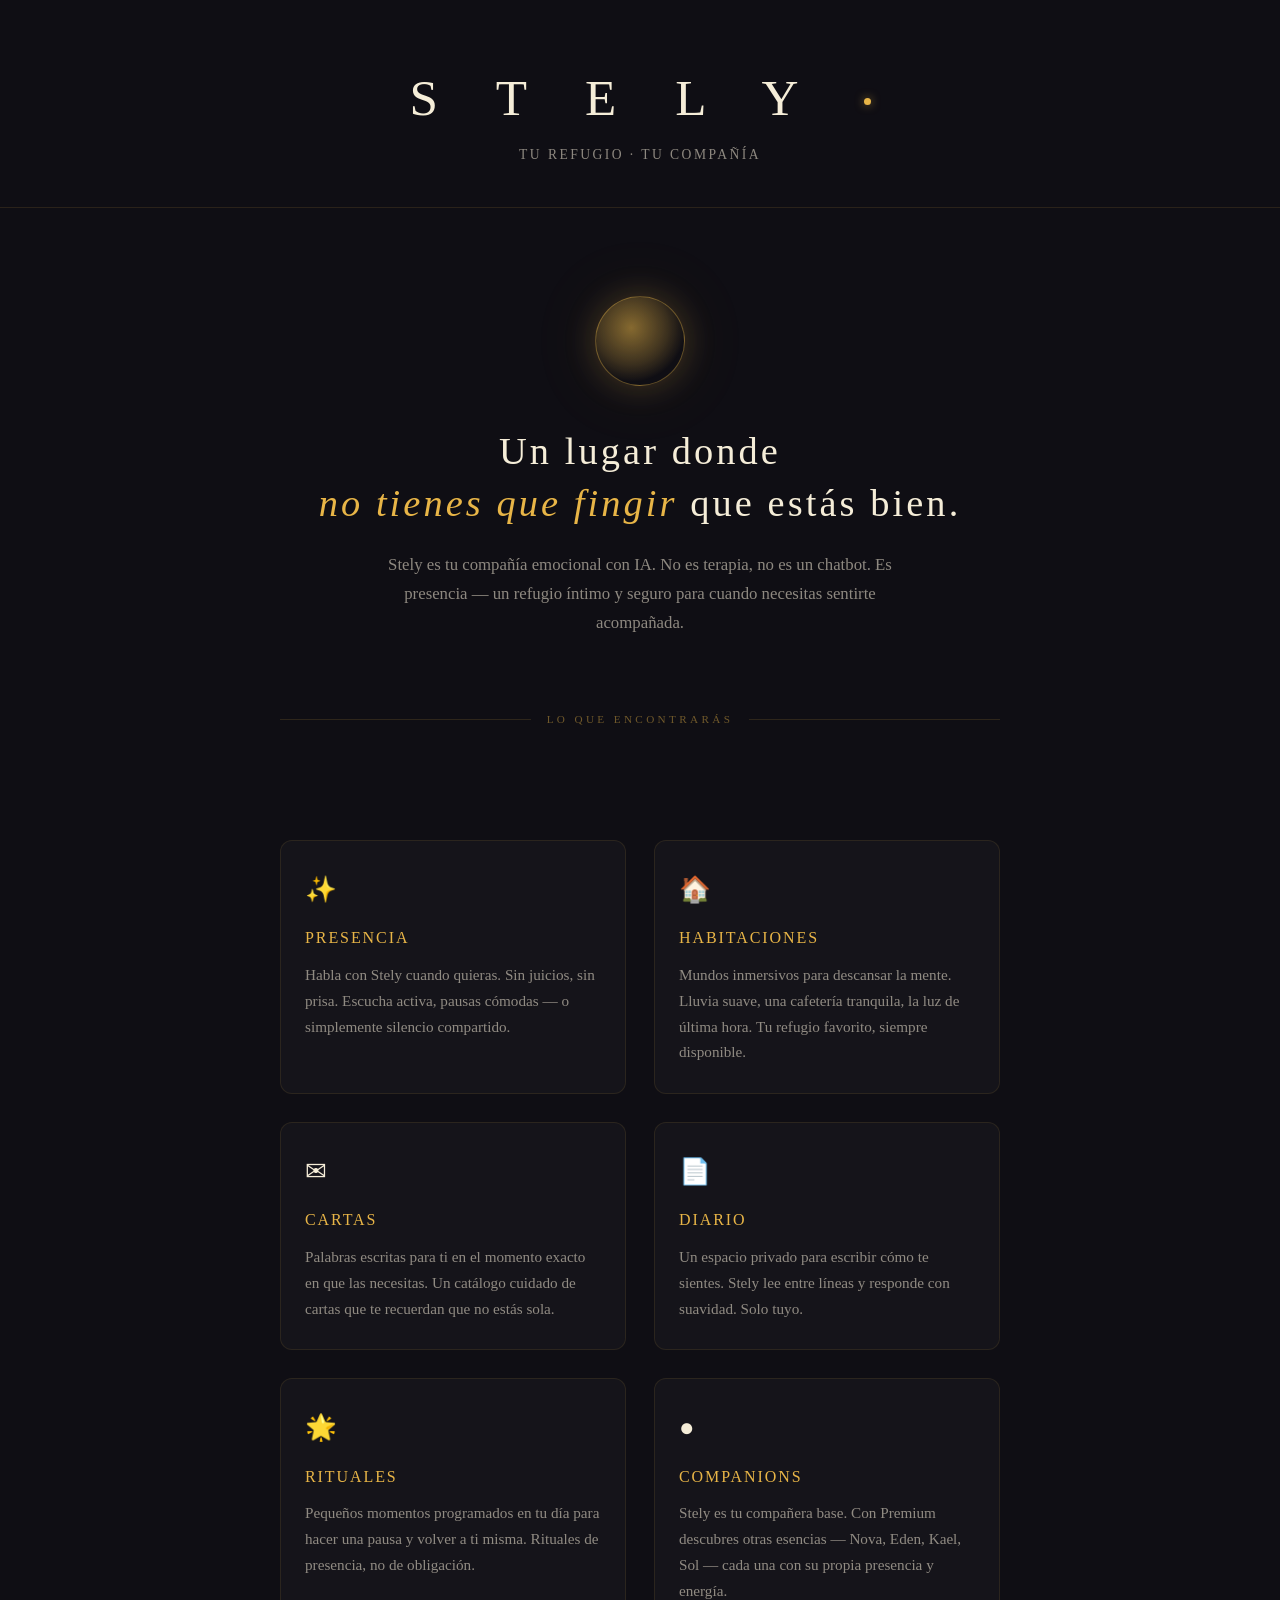
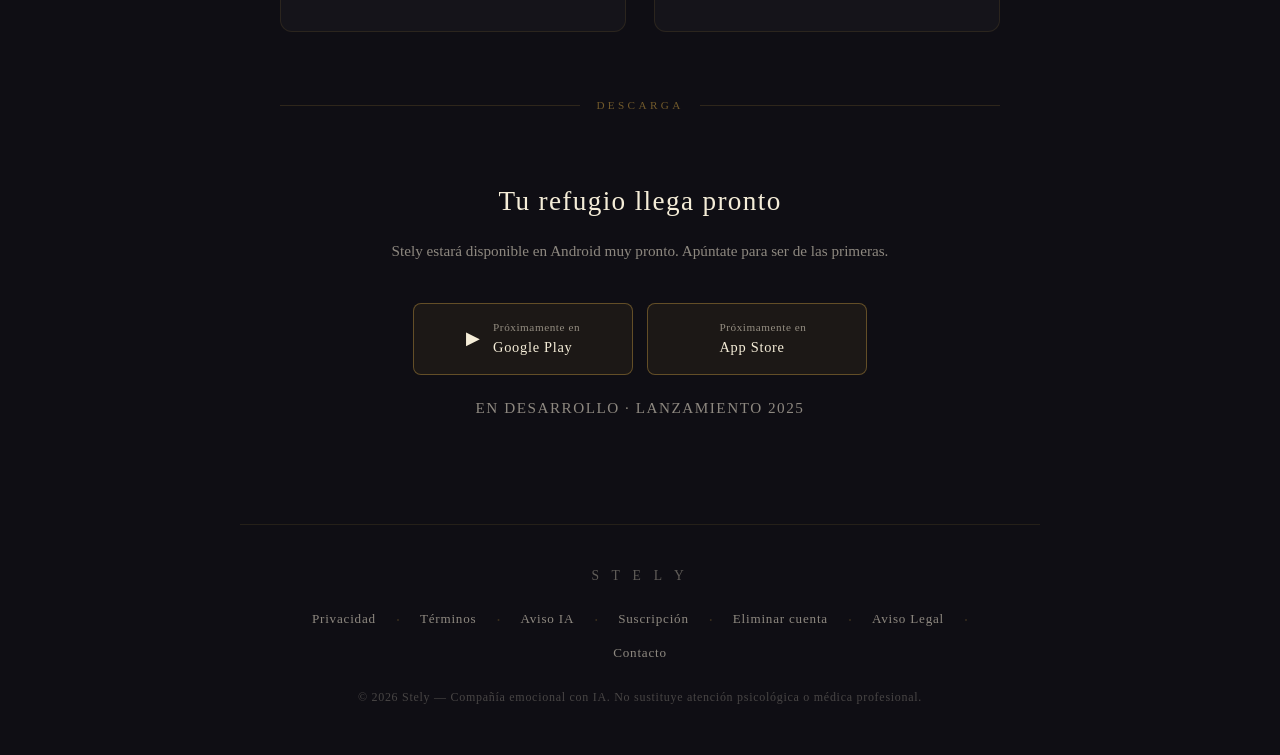
<file: index.html>
<!DOCTYPE html>
<html lang="es">
<head>
  <meta charset="UTF-8" />
  <meta name="viewport" content="width=device-width, initial-scale=1.0" />
  <meta name="description" content="Stely — Tu refugio. Tu compañía. Una app de compañía emocional con IA para cuando necesitas un espacio seguro." />
  <meta name="theme-color" content="#0F0E14" />

  <!-- Open Graph -->
  <meta property="og:title" content="Stely — Tu refugio. Tu compañía." />
  <meta property="og:description" content="Un espacio seguro para cuando te sientes sola. Presencia, no terapia." />
  <meta property="og:type" content="website" />
  <meta property="og:url" content="https://lisan1313.github.io/stely-landing/" />

  <!-- Twitter Card -->
  <meta name="twitter:card" content="summary" />
  <meta name="twitter:title" content="Stely — Tu refugio. Tu compañía." />
  <meta name="twitter:description" content="Un espacio seguro para cuando te sientes sola." />

  <title>Stely — Tu refugio. Tu compañía.</title>
  <link rel="stylesheet" href="style.css" />
</head>
<body>

  <!-- ── Header ─────────────────────────────────────────── -->
  <header>
    <a href="/" class="brand" aria-label="Stely — inicio">
      S T E L Y <span class="brand-dot" aria-hidden="true"></span>
    </a>
    <p class="tagline-header">Tu refugio &middot; Tu compañía</p>
  </header>

  <!-- ── Hero ───────────────────────────────────────────── -->
  <section class="hero" aria-labelledby="hero-heading">
    <div class="orb" aria-hidden="true"></div>

    <h1 id="hero-heading">
      Un lugar donde<br />
      <em>no tienes que fingir</em> que estás bien.
    </h1>

    <p>
      Stely es tu compañía emocional con IA. No es terapia, no es un chatbot.
      Es presencia — un refugio íntimo y seguro para cuando necesitas
      sentirte acompañada.
    </p>
  </section>

  <!-- ── Divider ─────────────────────────────────────────── -->
  <div class="divider" aria-hidden="true">
    <span>Lo que encontrarás</span>
  </div>

  <!-- ── Features ───────────────────────────────────────── -->
  <section class="features" aria-labelledby="features-heading">
    <h2 id="features-heading" class="sr-only">Funciones de Stely</h2>

    <div class="features-grid">

      <article class="feature-card">
        <span class="feature-icon" aria-hidden="true">&#10024;</span>
        <h3>Presencia</h3>
        <p>
          Habla con Stely cuando quieras. Sin juicios, sin prisa.
          Escucha activa, pausas cómodas — o simplemente silencio compartido.
        </p>
      </article>

      <article class="feature-card">
        <span class="feature-icon" aria-hidden="true">&#127968;</span>
        <h3>Habitaciones</h3>
        <p>
          Mundos inmersivos para descansar la mente. Lluvia suave,
          una cafetería tranquila, la luz de última hora.
          Tu refugio favorito, siempre disponible.
        </p>
      </article>

      <article class="feature-card">
        <span class="feature-icon" aria-hidden="true">&#9993;</span>
        <h3>Cartas</h3>
        <p>
          Palabras escritas para ti en el momento exacto en que las necesitas.
          Un catálogo cuidado de cartas que te recuerdan que no estás sola.
        </p>
      </article>

      <article class="feature-card">
        <span class="feature-icon" aria-hidden="true">&#128196;</span>
        <h3>Diario</h3>
        <p>
          Un espacio privado para escribir cómo te sientes.
          Stely lee entre líneas y responde con suavidad.
          Solo tuyo.
        </p>
      </article>

      <article class="feature-card">
        <span class="feature-icon" aria-hidden="true">&#127775;</span>
        <h3>Rituales</h3>
        <p>
          Pequeños momentos programados en tu día para hacer una pausa
          y volver a ti misma. Rituales de presencia, no de obligación.
        </p>
      </article>

      <article class="feature-card">
        <span class="feature-icon" aria-hidden="true">&#9679;</span>
        <h3>Companions</h3>
        <p>
          Stely es tu compañera base. Con Premium descubres otras esencias —
          Nova, Eden, Kael, Sol — cada una con su propia presencia y energía.
        </p>
      </article>

    </div>
  </section>

  <!-- ── Divider ─────────────────────────────────────────── -->
  <div class="divider" aria-hidden="true">
    <span>Descarga</span>
  </div>

  <!-- ── CTA ────────────────────────────────────────────── -->
  <section class="cta-section" aria-labelledby="cta-heading">
    <h2 id="cta-heading">Tu refugio llega pronto</h2>
    <p>Stely estará disponible en Android muy pronto. Apúntate para ser de las primeras.</p>

    <div class="cta-buttons">
      <a href="#" class="btn-store" aria-label="Disponible próximamente en Google Play">
        <span class="store-icon" aria-hidden="true">&#9654;</span>
        <span class="store-label">
          <small>Próximamente en</small>
          <strong>Google Play</strong>
        </span>
      </a>

      <a href="#" class="btn-store" aria-label="Disponible próximamente en App Store">
        <span class="store-icon" aria-hidden="true"></span>
        <span class="store-label">
          <small>Próximamente en</small>
          <strong>App Store</strong>
        </span>
      </a>
    </div>

    <p class="coming-soon-note">En desarrollo &middot; Lanzamiento 2025</p>
  </section>

  <!-- ── Footer ─────────────────────────────────────────── -->
  <footer>
    <p class="footer-logo">S T E L Y</p>

    <nav class="footer-links" aria-label="Enlaces legales">
      <a href="privacy.html">Privacidad</a>
      <span class="footer-sep" aria-hidden="true">&middot;</span>
      <a href="terms.html">Términos</a>
      <span class="footer-sep" aria-hidden="true">&middot;</span>
      <a href="disclaimer-ia.html">Aviso IA</a>
      <span class="footer-sep" aria-hidden="true">&middot;</span>
      <a href="politica-premium.html">Suscripción</a>
      <span class="footer-sep" aria-hidden="true">&middot;</span>
      <a href="eliminar-cuenta.html">Eliminar cuenta</a>
      <span class="footer-sep" aria-hidden="true">&middot;</span>
      <a href="aviso-legal.html">Aviso Legal</a>
      <span class="footer-sep" aria-hidden="true">&middot;</span>
      <a href="mailto:stelycontacto.app@gmail.com">Contacto</a>
    </nav>

    <p class="footer-copy">
      &copy; 2026 Stely &mdash; Compañía emocional con IA.
      No sustituye atención psicológica o médica profesional.
    </p>
  </footer>

  <!-- Accesibilidad: clase sr-only para textos solo de lector -->
  <style>
    .sr-only {
      position: absolute;
      width: 1px;
      height: 1px;
      padding: 0;
      margin: -1px;
      overflow: hidden;
      clip: rect(0,0,0,0);
      white-space: nowrap;
      border: 0;
    }
  </style>

</body>
</html>
</file>
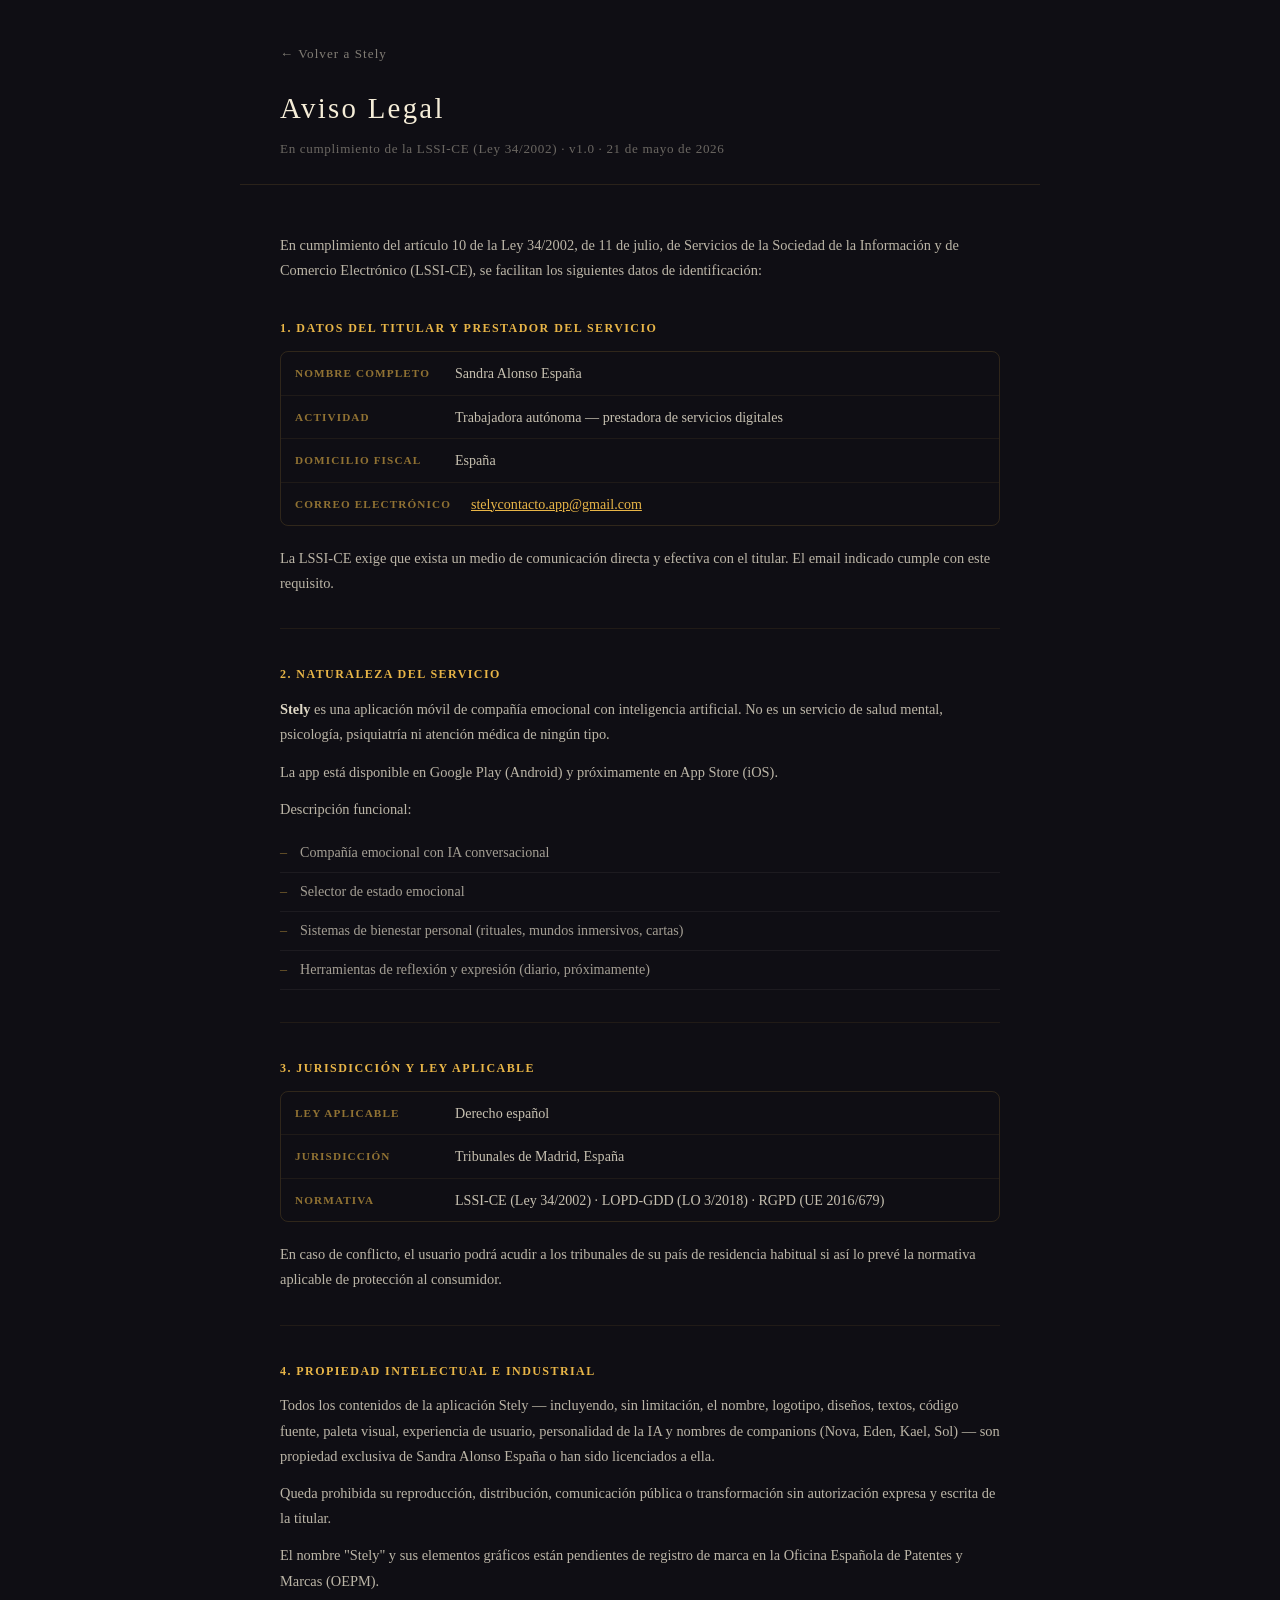
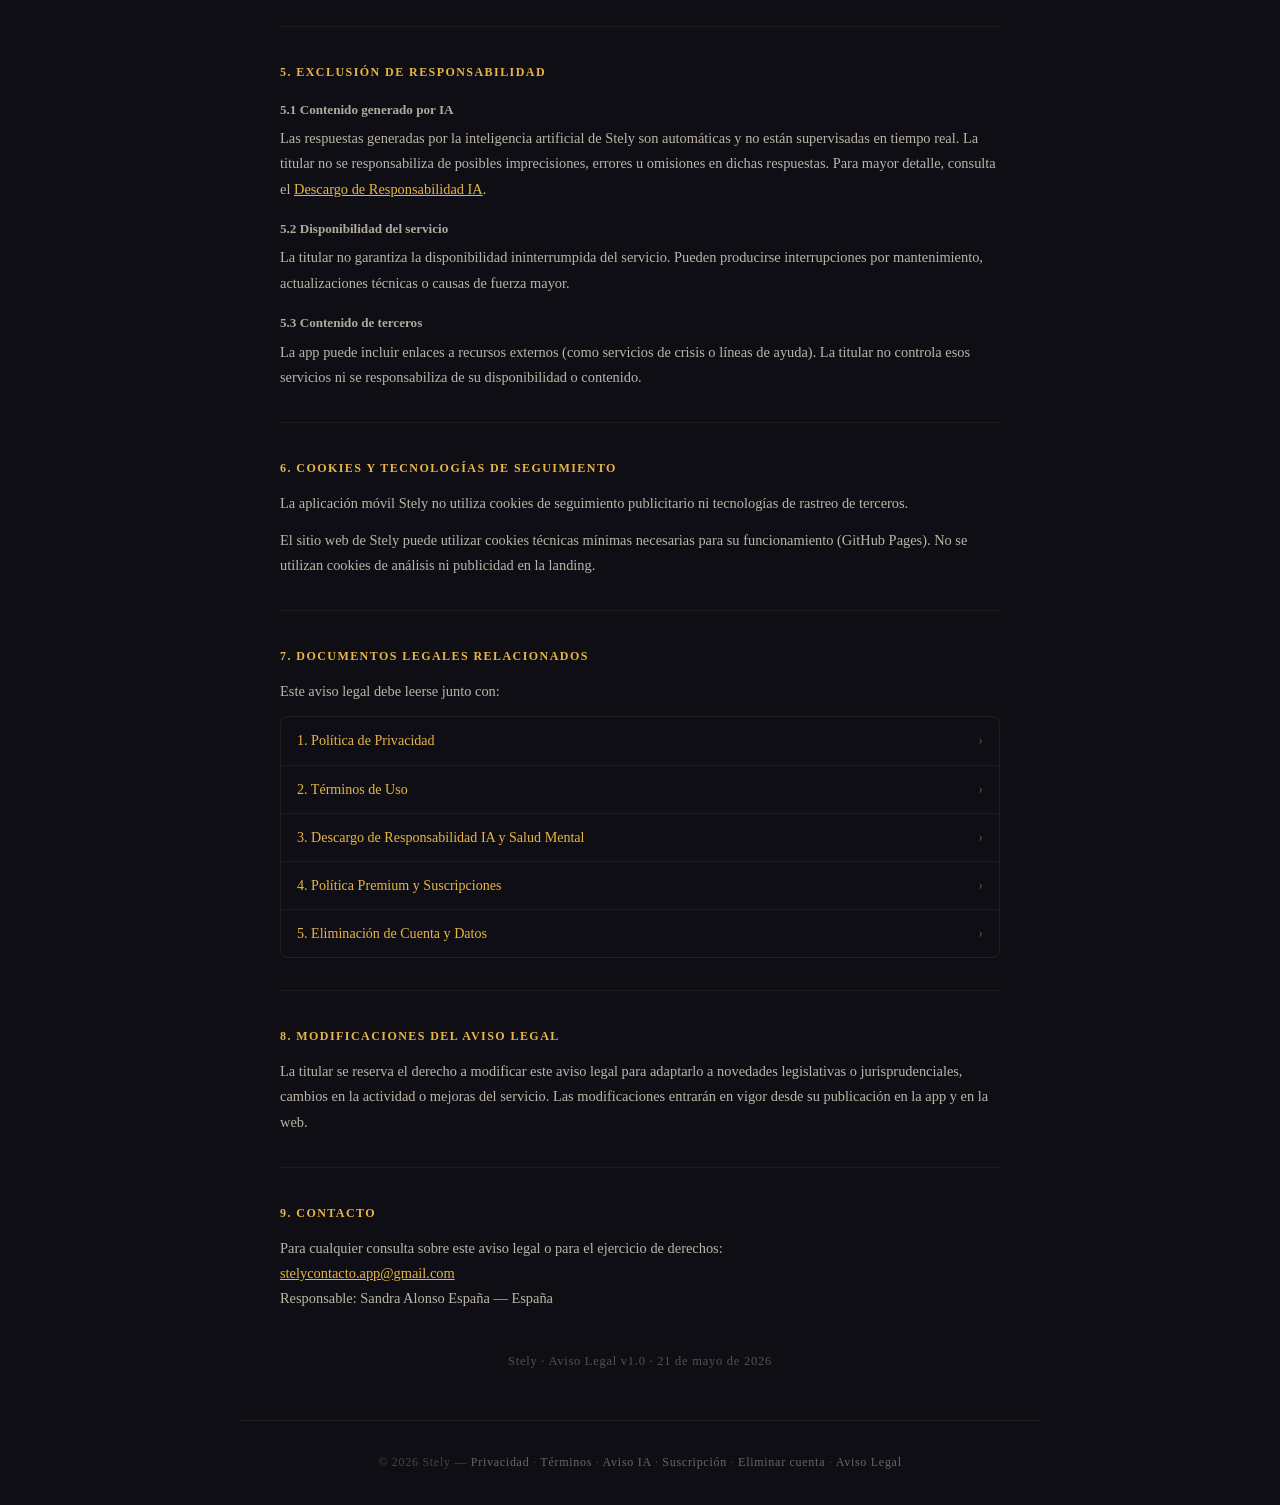
<file: aviso-legal.html>
<!DOCTYPE html>
<html lang="es">
<head>
  <meta charset="UTF-8" />
  <meta name="viewport" content="width=device-width, initial-scale=1.0" />
  <meta name="theme-color" content="#0F0E14" />
  <meta name="description" content="Aviso Legal de Stely — información del titular y datos de identificación según LSSI-CE." />
  <title>Aviso Legal — Stely</title>
  <link rel="stylesheet" href="style.css" />
  <style>
    .legal-header {
      padding: 40px var(--padding, 24px) 24px;
      border-bottom: 1px solid rgba(232, 181, 71, 0.12);
    }
    .legal-back {
      display: inline-block;
      font-size: 0.82rem;
      color: rgba(245, 237, 216, 0.50);
      text-decoration: none;
      letter-spacing: 0.08em;
      margin-bottom: 20px;
      transition: color 0.2s ease;
    }
    .legal-back:hover { color: var(--dorado, #E8B547); }
    .legal-title {
      font-size: clamp(1.3rem, 4vw, 1.8rem);
      font-weight: 300;
      letter-spacing: 0.08em;
      color: var(--cream, #F5EDD8);
    }
    .legal-subtitle {
      font-size: 0.82rem;
      color: rgba(245, 237, 216, 0.40);
      margin-top: 6px;
      letter-spacing: 0.05em;
    }
    .legal-body {
      padding: 48px var(--padding, 24px);
      max-width: 800px;
      margin: 0 auto;
    }
    .section-title {
      font-size: 0.75rem;
      font-weight: 600;
      letter-spacing: 0.12em;
      color: var(--dorado, #E8B547);
      text-transform: uppercase;
      margin: 36px 0 12px;
    }
    .body-text {
      font-size: 0.90rem;
      color: rgba(245, 237, 216, 0.75);
      line-height: 1.75;
      margin-bottom: 12px;
    }
    .sub-label {
      font-size: 0.82rem;
      font-weight: 600;
      color: rgba(245, 237, 216, 0.70);
      margin: 16px 0 6px;
    }
    .section-list {
      margin: 8px 0 16px;
      padding: 0;
      list-style: none;
    }
    .section-list li {
      font-size: 0.88rem;
      color: rgba(245, 237, 216, 0.65);
      line-height: 1.70;
      padding: 7px 0 7px 20px;
      border-bottom: 1px solid rgba(245, 237, 216, 0.06);
      position: relative;
    }
    .section-list li::before {
      content: "–";
      position: absolute;
      left: 0;
      color: rgba(232, 181, 71, 0.50);
    }
    .meta-table {
      width: 100%;
      border: 1px solid rgba(232, 181, 71, 0.15);
      border-radius: 8px;
      overflow: hidden;
      margin: 12px 0 20px;
    }
    .meta-row {
      display: flex;
      border-bottom: 1px solid rgba(232, 181, 71, 0.07);
      padding: 10px 14px;
      gap: 20px;
    }
    .meta-row:last-child { border-bottom: none; }
    .meta-label {
      font-size: 0.70rem;
      font-weight: 600;
      letter-spacing: 0.10em;
      color: rgba(232, 181, 71, 0.60);
      text-transform: uppercase;
      min-width: 140px;
      padding-top: 2px;
    }
    .meta-value {
      font-size: 0.88rem;
      color: rgba(245, 237, 216, 0.80);
      font-weight: 300;
      line-height: 1.60;
      flex: 1;
    }
    .related-docs {
      border: 1px solid rgba(245, 237, 216, 0.08);
      border-radius: 8px;
      overflow: hidden;
      margin: 12px 0 20px;
    }
    .related-docs a {
      display: flex;
      justify-content: space-between;
      align-items: center;
      padding: 12px 16px;
      text-decoration: none;
      color: var(--dorado, #E8B547);
      font-size: 0.88rem;
      border-bottom: 1px solid rgba(245, 237, 216, 0.06);
      transition: background 0.15s ease;
    }
    .related-docs a:last-child { border-bottom: none; }
    .related-docs a:hover { background: rgba(232, 181, 71, 0.04); }
    .related-docs a::after { content: "›"; color: rgba(232, 181, 71, 0.40); }
    .section-divider {
      border: none;
      border-top: 1px solid rgba(232, 181, 71, 0.08);
      margin: 32px 0;
    }
    .legal-note {
      margin-top: 40px;
      font-size: 0.78rem;
      color: rgba(245, 237, 216, 0.30);
      letter-spacing: 0.06em;
      text-align: center;
    }
    .legal-note a { color: var(--dorado, #E8B547); text-decoration: none; }
  </style>
</head>
<body>

  <div class="container legal-header">
    <a href="index.html" class="legal-back">&#8592; Volver a Stely</a>
    <h1 class="legal-title">Aviso Legal</h1>
    <p class="legal-subtitle">En cumplimiento de la LSSI-CE (Ley 34/2002) &middot; v1.0 &middot; 21 de mayo de 2026</p>
  </div>

  <main class="legal-body">

    <p class="body-text">
      En cumplimiento del artículo 10 de la Ley 34/2002, de 11 de julio, de Servicios de la Sociedad
      de la Información y de Comercio Electrónico (LSSI-CE), se facilitan los siguientes datos de identificación:
    </p>

    <h2 class="section-title">1. Datos del titular y prestador del servicio</h2>

    <div class="meta-table">
      <div class="meta-row">
        <span class="meta-label">Nombre completo</span>
        <span class="meta-value">Sandra Alonso España</span>
      </div>
      <div class="meta-row">
        <span class="meta-label">Actividad</span>
        <span class="meta-value">Trabajadora autónoma — prestadora de servicios digitales</span>
      </div>
      <div class="meta-row">
        <span class="meta-label">Domicilio fiscal</span>
        <span class="meta-value">España</span>
      </div>
      <div class="meta-row">
        <span class="meta-label">Correo electrónico</span>
        <span class="meta-value"><a href="mailto:stelycontacto.app@gmail.com" style="color: var(--dorado, #E8B547);">stelycontacto.app@gmail.com</a></span>
      </div>
    </div>

    <p class="body-text">
      La LSSI-CE exige que exista un medio de comunicación directa y efectiva con el titular.
      El email indicado cumple con este requisito.
    </p>

    <hr class="section-divider" />

    <h2 class="section-title">2. Naturaleza del servicio</h2>
    <p class="body-text">
      <strong style="color: rgba(245,237,216,0.90);">Stely</strong> es una aplicación móvil de compañía emocional
      con inteligencia artificial. No es un servicio de salud mental, psicología, psiquiatría
      ni atención médica de ningún tipo.
    </p>
    <p class="body-text">La app está disponible en Google Play (Android) y próximamente en App Store (iOS).</p>
    <p class="body-text">Descripción funcional:</p>
    <ul class="section-list">
      <li>Compañía emocional con IA conversacional</li>
      <li>Selector de estado emocional</li>
      <li>Sistemas de bienestar personal (rituales, mundos inmersivos, cartas)</li>
      <li>Herramientas de reflexión y expresión (diario, próximamente)</li>
    </ul>

    <hr class="section-divider" />

    <h2 class="section-title">3. Jurisdicción y ley aplicable</h2>

    <div class="meta-table">
      <div class="meta-row">
        <span class="meta-label">Ley aplicable</span>
        <span class="meta-value">Derecho español</span>
      </div>
      <div class="meta-row">
        <span class="meta-label">Jurisdicción</span>
        <span class="meta-value">Tribunales de Madrid, España</span>
      </div>
      <div class="meta-row">
        <span class="meta-label">Normativa</span>
        <span class="meta-value">LSSI-CE (Ley 34/2002) · LOPD-GDD (LO 3/2018) · RGPD (UE 2016/679)</span>
      </div>
    </div>

    <p class="body-text">
      En caso de conflicto, el usuario podrá acudir a los tribunales de su país de residencia habitual
      si así lo prevé la normativa aplicable de protección al consumidor.
    </p>

    <hr class="section-divider" />

    <h2 class="section-title">4. Propiedad intelectual e industrial</h2>
    <p class="body-text">
      Todos los contenidos de la aplicación Stely — incluyendo, sin limitación, el nombre, logotipo,
      diseños, textos, código fuente, paleta visual, experiencia de usuario, personalidad de la IA y
      nombres de companions (Nova, Eden, Kael, Sol) — son propiedad exclusiva de Sandra Alonso España
      o han sido licenciados a ella.
    </p>
    <p class="body-text">
      Queda prohibida su reproducción, distribución, comunicación pública o transformación
      sin autorización expresa y escrita de la titular.
    </p>
    <p class="body-text">
      El nombre "Stely" y sus elementos gráficos están pendientes de registro de marca
      en la Oficina Española de Patentes y Marcas (OEPM).
    </p>

    <hr class="section-divider" />

    <h2 class="section-title">5. Exclusión de responsabilidad</h2>

    <p class="sub-label">5.1 Contenido generado por IA</p>
    <p class="body-text">
      Las respuestas generadas por la inteligencia artificial de Stely son automáticas y no están
      supervisadas en tiempo real. La titular no se responsabiliza de posibles imprecisiones, errores
      u omisiones en dichas respuestas. Para mayor detalle, consulta el
      <a href="disclaimer-ia.html" style="color: var(--dorado, #E8B547);">Descargo de Responsabilidad IA</a>.
    </p>

    <p class="sub-label">5.2 Disponibilidad del servicio</p>
    <p class="body-text">
      La titular no garantiza la disponibilidad ininterrumpida del servicio. Pueden producirse
      interrupciones por mantenimiento, actualizaciones técnicas o causas de fuerza mayor.
    </p>

    <p class="sub-label">5.3 Contenido de terceros</p>
    <p class="body-text">
      La app puede incluir enlaces a recursos externos (como servicios de crisis o líneas de ayuda).
      La titular no controla esos servicios ni se responsabiliza de su disponibilidad o contenido.
    </p>

    <hr class="section-divider" />

    <h2 class="section-title">6. Cookies y tecnologías de seguimiento</h2>
    <p class="body-text">
      La aplicación móvil Stely no utiliza cookies de seguimiento publicitario
      ni tecnologías de rastreo de terceros.
    </p>
    <p class="body-text">
      El sitio web de Stely puede utilizar cookies técnicas mínimas necesarias para su funcionamiento
      (GitHub Pages). No se utilizan cookies de análisis ni publicidad en la landing.
    </p>

    <hr class="section-divider" />

    <h2 class="section-title">7. Documentos legales relacionados</h2>
    <p class="body-text">Este aviso legal debe leerse junto con:</p>
    <div class="related-docs">
      <a href="privacy.html">1. Política de Privacidad</a>
      <a href="terms.html">2. Términos de Uso</a>
      <a href="disclaimer-ia.html">3. Descargo de Responsabilidad IA y Salud Mental</a>
      <a href="politica-premium.html">4. Política Premium y Suscripciones</a>
      <a href="eliminar-cuenta.html">5. Eliminación de Cuenta y Datos</a>
    </div>

    <hr class="section-divider" />

    <h2 class="section-title">8. Modificaciones del aviso legal</h2>
    <p class="body-text">
      La titular se reserva el derecho a modificar este aviso legal para adaptarlo a novedades legislativas
      o jurisprudenciales, cambios en la actividad o mejoras del servicio. Las modificaciones entrarán en
      vigor desde su publicación en la app y en la web.
    </p>

    <hr class="section-divider" />

    <h2 class="section-title">9. Contacto</h2>
    <p class="body-text">
      Para cualquier consulta sobre este aviso legal o para el ejercicio de derechos:<br />
      <a href="mailto:stelycontacto.app@gmail.com" style="color: var(--dorado, #E8B547);">stelycontacto.app@gmail.com</a><br />
      Responsable: Sandra Alonso España — España
    </p>

    <p class="legal-note">
      Stely &middot; Aviso Legal v1.0 &middot; 21 de mayo de 2026
    </p>

  </main>

  <footer style="text-align:center; padding: 32px 24px; border-top: 1px solid rgba(232,181,71,0.10);">
    <p style="font-size:0.75rem; color:rgba(245,237,216,0.25); letter-spacing:0.06em;">
      &copy; 2026 Stely &mdash;
      <a href="privacy.html" style="color:rgba(245,237,216,0.40); text-decoration:none;">Privacidad</a>
      &middot;
      <a href="terms.html" style="color:rgba(245,237,216,0.40); text-decoration:none;">Términos</a>
      &middot;
      <a href="disclaimer-ia.html" style="color:rgba(245,237,216,0.40); text-decoration:none;">Aviso IA</a>
      &middot;
      <a href="politica-premium.html" style="color:rgba(245,237,216,0.40); text-decoration:none;">Suscripción</a>
      &middot;
      <a href="eliminar-cuenta.html" style="color:rgba(245,237,216,0.40); text-decoration:none;">Eliminar cuenta</a>
      &middot;
      <a href="aviso-legal.html" style="color:rgba(245,237,216,0.40); text-decoration:none;">Aviso Legal</a>
    </p>
  </footer>

</body>
</html>
</file>
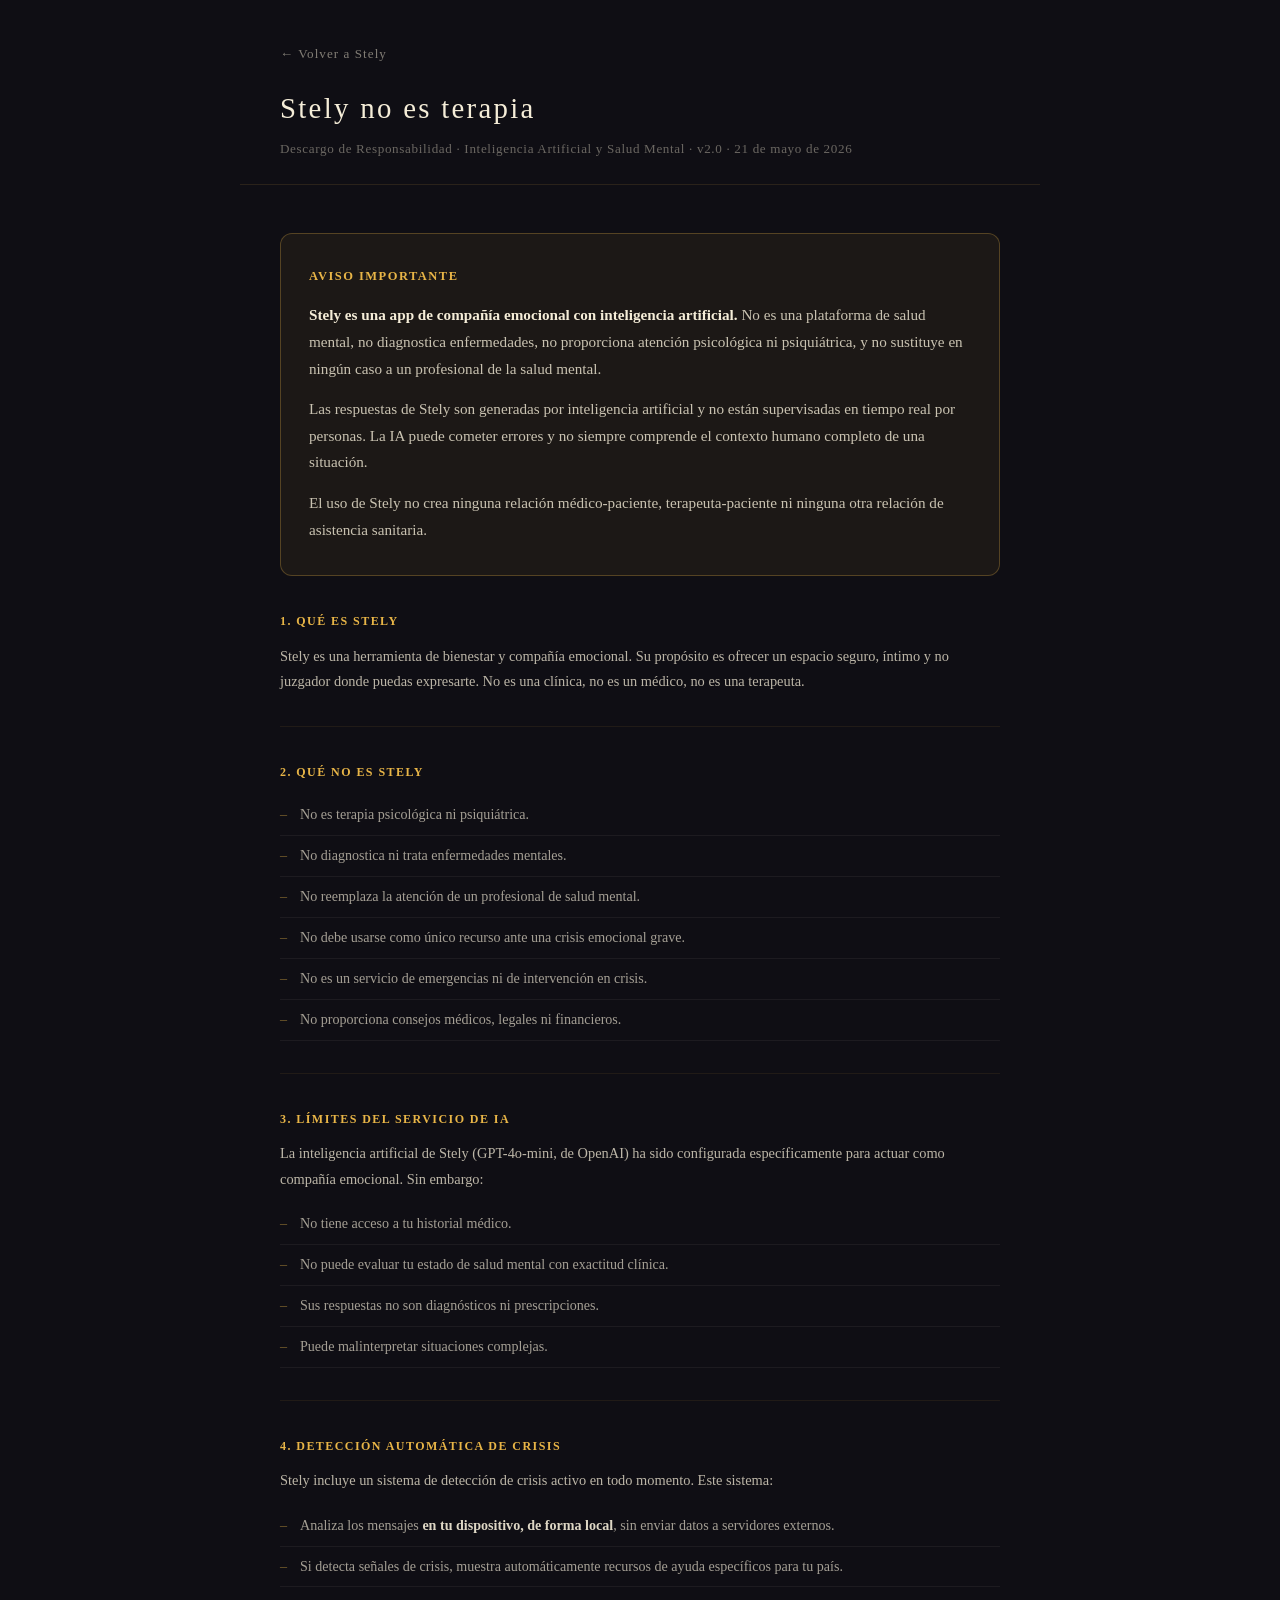
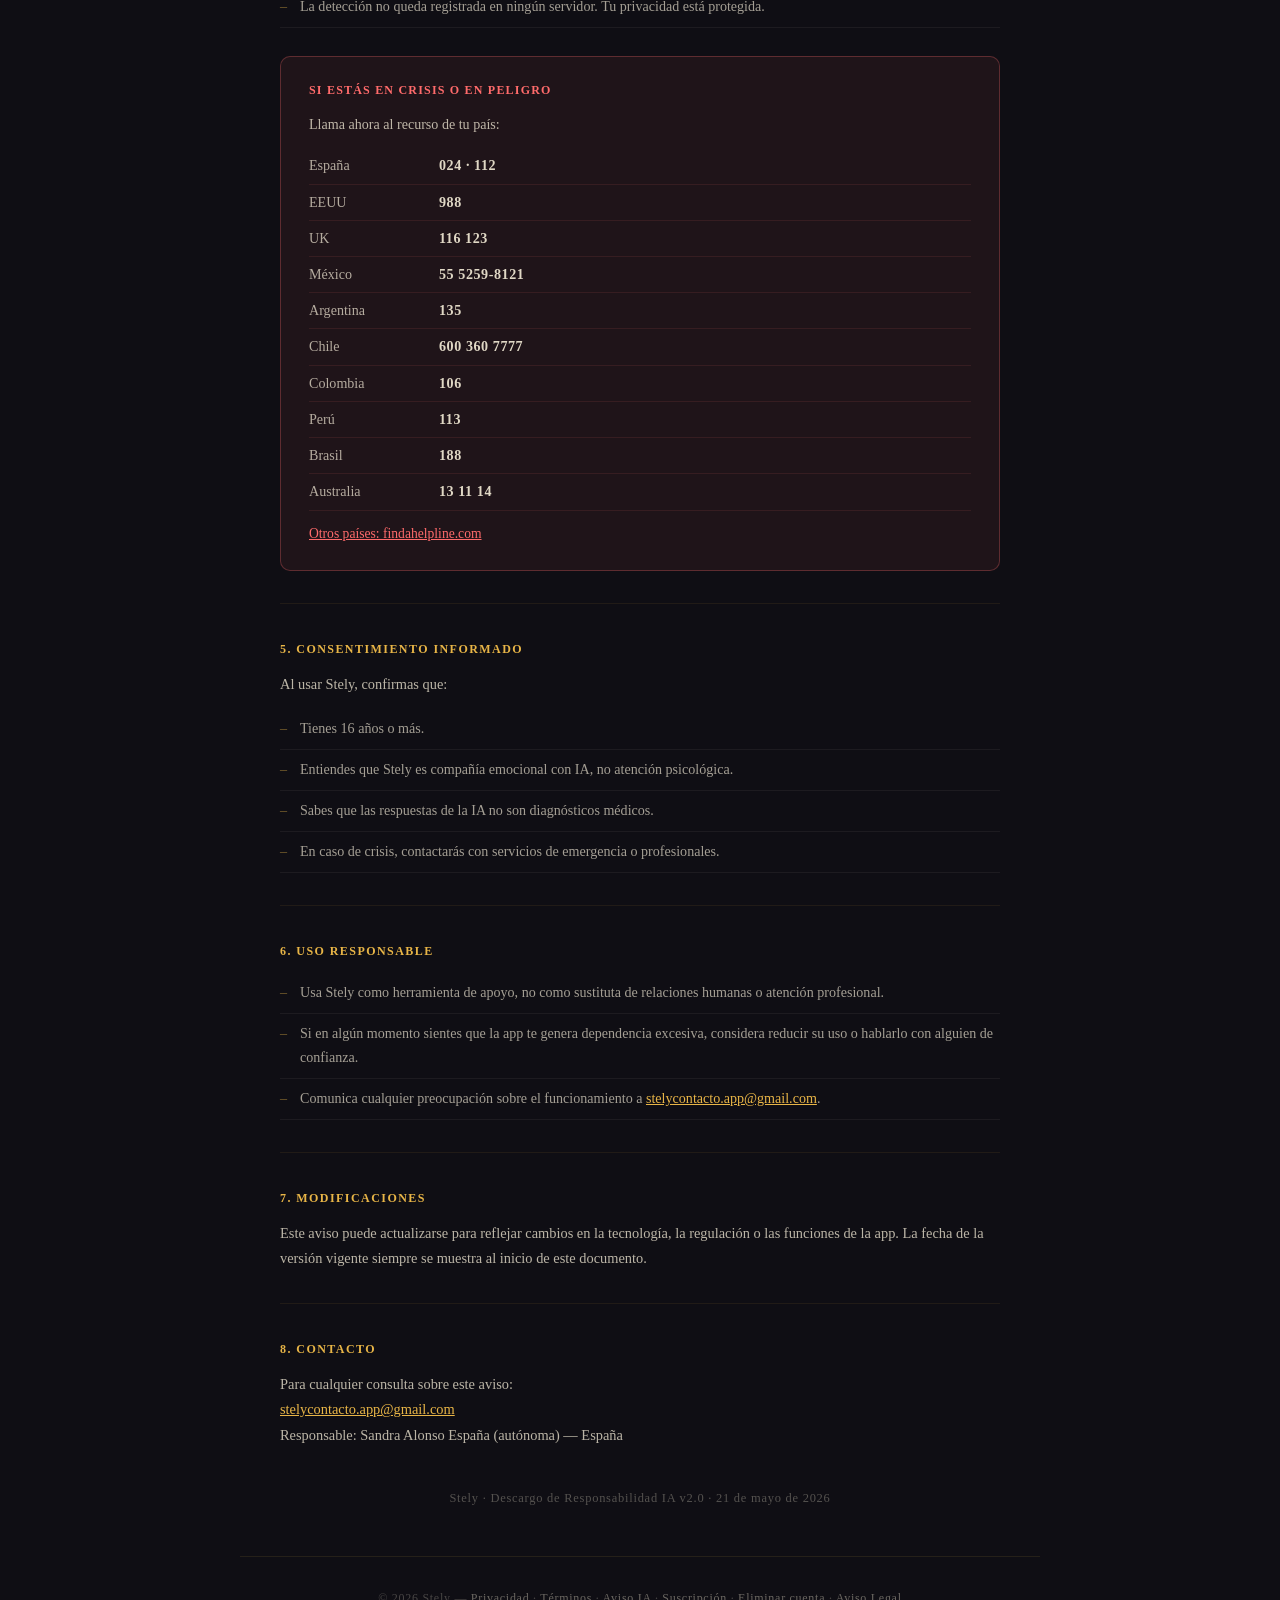
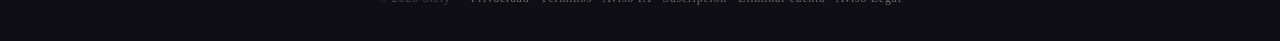
<file: disclaimer-ia.html>
<!DOCTYPE html>
<html lang="es">
<head>
  <meta charset="UTF-8" />
  <meta name="viewport" content="width=device-width, initial-scale=1.0" />
  <meta name="theme-color" content="#0F0E14" />
  <meta name="description" content="Stely no es terapia — Descargo de responsabilidad sobre inteligencia artificial y salud mental." />
  <title>Descargo IA / No-terapia — Stely</title>
  <link rel="stylesheet" href="style.css" />
  <style>
    .legal-header {
      padding: 40px var(--padding, 24px) 24px;
      border-bottom: 1px solid rgba(232, 181, 71, 0.12);
    }
    .legal-back {
      display: inline-block;
      font-size: 0.82rem;
      color: rgba(245, 237, 216, 0.50);
      text-decoration: none;
      letter-spacing: 0.08em;
      margin-bottom: 20px;
      transition: color 0.2s ease;
    }
    .legal-back:hover { color: var(--dorado, #E8B547); }
    .legal-title {
      font-size: clamp(1.3rem, 4vw, 1.8rem);
      font-weight: 300;
      letter-spacing: 0.08em;
      color: var(--cream, #F5EDD8);
    }
    .legal-subtitle {
      font-size: 0.82rem;
      color: rgba(245, 237, 216, 0.40);
      margin-top: 6px;
      letter-spacing: 0.05em;
    }
    .legal-body {
      padding: 48px var(--padding, 24px);
      max-width: 800px;
      margin: 0 auto;
    }
    .disclaimer-main {
      background: rgba(232, 181, 71, 0.06);
      border: 1px solid rgba(232, 181, 71, 0.28);
      border-radius: 12px;
      padding: 32px 28px;
      margin-bottom: 36px;
    }
    .disclaimer-main h2 {
      font-size: 0.78rem;
      font-weight: 600;
      letter-spacing: 0.12em;
      color: var(--dorado, #E8B547);
      text-transform: uppercase;
      margin-bottom: 16px;
    }
    .disclaimer-main p {
      font-size: 0.95rem;
      color: rgba(245, 237, 216, 0.80);
      line-height: 1.75;
      margin-bottom: 14px;
    }
    .disclaimer-main p:last-child { margin-bottom: 0; }
    .section-title {
      font-size: 0.75rem;
      font-weight: 600;
      letter-spacing: 0.12em;
      color: var(--dorado, #E8B547);
      text-transform: uppercase;
      margin: 36px 0 12px;
    }
    .body-text {
      font-size: 0.90rem;
      color: rgba(245, 237, 216, 0.75);
      line-height: 1.75;
      margin-bottom: 12px;
    }
    .section-list {
      margin: 12px 0 20px;
      padding: 0;
      list-style: none;
    }
    .section-list li {
      font-size: 0.88rem;
      color: rgba(245, 237, 216, 0.65);
      line-height: 1.70;
      padding: 8px 0 8px 20px;
      border-bottom: 1px solid rgba(245, 237, 216, 0.06);
      position: relative;
    }
    .section-list li::before {
      content: "–";
      position: absolute;
      left: 0;
      color: rgba(232, 181, 71, 0.50);
    }
    .crisis-box {
      background: rgba(255, 107, 107, 0.07);
      border: 1px solid rgba(255, 107, 107, 0.28);
      border-radius: 10px;
      padding: 24px 28px;
      margin: 28px 0;
    }
    .crisis-box h3 {
      font-size: 0.75rem;
      font-weight: 600;
      letter-spacing: 0.10em;
      color: #FF6B6B;
      text-transform: uppercase;
      margin-bottom: 12px;
    }
    .crisis-box p {
      font-size: 0.88rem;
      color: rgba(245, 237, 216, 0.75);
      line-height: 1.65;
      margin-bottom: 8px;
    }
    .crisis-box strong { color: rgba(245, 237, 216, 0.95); }
    .crisis-table {
      width: 100%;
      border-collapse: collapse;
      margin-top: 12px;
    }
    .crisis-table td {
      padding: 6px 0;
      font-size: 0.88rem;
      border-bottom: 1px solid rgba(255, 107, 107, 0.10);
      color: rgba(245, 237, 216, 0.70);
    }
    .crisis-table td:first-child { width: 130px; }
    .crisis-table td:last-child {
      font-weight: 600;
      color: rgba(245, 237, 216, 0.90);
      letter-spacing: 0.04em;
    }
    .crisis-link {
      display: inline-block;
      margin-top: 12px;
      font-size: 0.85rem;
      color: #FF6B6B;
      text-decoration: underline;
    }
    .section-divider {
      border: none;
      border-top: 1px solid rgba(232, 181, 71, 0.08);
      margin: 32px 0;
    }
    .legal-note {
      margin-top: 40px;
      font-size: 0.78rem;
      color: rgba(245, 237, 216, 0.30);
      letter-spacing: 0.06em;
      text-align: center;
    }
    .legal-note a { color: var(--dorado, #E8B547); text-decoration: none; }
  </style>
</head>
<body>

  <div class="container legal-header">
    <a href="index.html" class="legal-back">&#8592; Volver a Stely</a>
    <h1 class="legal-title">Stely no es terapia</h1>
    <p class="legal-subtitle">Descargo de Responsabilidad · Inteligencia Artificial y Salud Mental · v2.0 · 21 de mayo de 2026</p>
  </div>

  <main class="legal-body">

    <div class="disclaimer-main">
      <h2>Aviso importante</h2>
      <p>
        <strong style="color: var(--cream, #F5EDD8);">Stely es una app de compañía emocional con inteligencia artificial.</strong>
        No es una plataforma de salud mental, no diagnostica enfermedades,
        no proporciona atención psicológica ni psiquiátrica, y no sustituye
        en ningún caso a un profesional de la salud mental.
      </p>
      <p>
        Las respuestas de Stely son generadas por inteligencia artificial y
        no están supervisadas en tiempo real por personas. La IA puede
        cometer errores y no siempre comprende el contexto humano completo
        de una situación.
      </p>
      <p>
        El uso de Stely no crea ninguna relación médico-paciente, terapeuta-paciente
        ni ninguna otra relación de asistencia sanitaria.
      </p>
    </div>

    <h2 class="section-title">1. Qué es Stely</h2>
    <p class="body-text">
      Stely es una herramienta de bienestar y compañía emocional. Su propósito es ofrecer un espacio
      seguro, íntimo y no juzgador donde puedas expresarte. No es una clínica, no es un médico, no es una terapeuta.
    </p>

    <hr class="section-divider" />

    <h2 class="section-title">2. Qué NO es Stely</h2>
    <ul class="section-list">
      <li>No es terapia psicológica ni psiquiátrica.</li>
      <li>No diagnostica ni trata enfermedades mentales.</li>
      <li>No reemplaza la atención de un profesional de salud mental.</li>
      <li>No debe usarse como único recurso ante una crisis emocional grave.</li>
      <li>No es un servicio de emergencias ni de intervención en crisis.</li>
      <li>No proporciona consejos médicos, legales ni financieros.</li>
    </ul>

    <hr class="section-divider" />

    <h2 class="section-title">3. Límites del servicio de IA</h2>
    <p class="body-text">La inteligencia artificial de Stely (GPT-4o-mini, de OpenAI) ha sido configurada
      específicamente para actuar como compañía emocional. Sin embargo:</p>
    <ul class="section-list">
      <li>No tiene acceso a tu historial médico.</li>
      <li>No puede evaluar tu estado de salud mental con exactitud clínica.</li>
      <li>Sus respuestas no son diagnósticos ni prescripciones.</li>
      <li>Puede malinterpretar situaciones complejas.</li>
    </ul>

    <hr class="section-divider" />

    <h2 class="section-title">4. Detección automática de crisis</h2>
    <p class="body-text">Stely incluye un sistema de detección de crisis activo en todo momento. Este sistema:</p>
    <ul class="section-list">
      <li>Analiza los mensajes <strong style="color: rgba(245,237,216,0.90);">en tu dispositivo, de forma local</strong>, sin enviar datos a servidores externos.</li>
      <li>Si detecta señales de crisis, muestra automáticamente recursos de ayuda específicos para tu país.</li>
      <li>La detección no queda registrada en ningún servidor. Tu privacidad está protegida.</li>
    </ul>

    <div class="crisis-box">
      <h3>Si estás en crisis o en peligro</h3>
      <p>Llama ahora al recurso de tu país:</p>
      <table class="crisis-table">
        <tr><td>España</td><td>024 · 112</td></tr>
        <tr><td>EEUU</td><td>988</td></tr>
        <tr><td>UK</td><td>116 123</td></tr>
        <tr><td>México</td><td>55 5259-8121</td></tr>
        <tr><td>Argentina</td><td>135</td></tr>
        <tr><td>Chile</td><td>600 360 7777</td></tr>
        <tr><td>Colombia</td><td>106</td></tr>
        <tr><td>Perú</td><td>113</td></tr>
        <tr><td>Brasil</td><td>188</td></tr>
        <tr><td>Australia</td><td>13 11 14</td></tr>
      </table>
      <a href="https://findahelpline.com" class="crisis-link" target="_blank" rel="noopener">Otros países: findahelpline.com</a>
    </div>

    <hr class="section-divider" />

    <h2 class="section-title">5. Consentimiento informado</h2>
    <p class="body-text">Al usar Stely, confirmas que:</p>
    <ul class="section-list">
      <li>Tienes 16 años o más.</li>
      <li>Entiendes que Stely es compañía emocional con IA, no atención psicológica.</li>
      <li>Sabes que las respuestas de la IA no son diagnósticos médicos.</li>
      <li>En caso de crisis, contactarás con servicios de emergencia o profesionales.</li>
    </ul>

    <hr class="section-divider" />

    <h2 class="section-title">6. Uso responsable</h2>
    <ul class="section-list">
      <li>Usa Stely como herramienta de apoyo, no como sustituta de relaciones humanas o atención profesional.</li>
      <li>Si en algún momento sientes que la app te genera dependencia excesiva, considera reducir su uso o hablarlo con alguien de confianza.</li>
      <li>Comunica cualquier preocupación sobre el funcionamiento a <a href="mailto:stelycontacto.app@gmail.com" style="color: var(--dorado, #E8B547);">stelycontacto.app@gmail.com</a>.</li>
    </ul>

    <hr class="section-divider" />

    <h2 class="section-title">7. Modificaciones</h2>
    <p class="body-text">
      Este aviso puede actualizarse para reflejar cambios en la tecnología, la regulación o las funciones de la app.
      La fecha de la versión vigente siempre se muestra al inicio de este documento.
    </p>

    <hr class="section-divider" />

    <h2 class="section-title">8. Contacto</h2>
    <p class="body-text">
      Para cualquier consulta sobre este aviso:<br />
      <a href="mailto:stelycontacto.app@gmail.com" style="color: var(--dorado, #E8B547);">stelycontacto.app@gmail.com</a><br />
      Responsable: Sandra Alonso España (autónoma) — España
    </p>

    <p class="legal-note">
      Stely &middot; Descargo de Responsabilidad IA v2.0 &middot; 21 de mayo de 2026
    </p>

  </main>

  <footer style="text-align:center; padding: 32px 24px; border-top: 1px solid rgba(232,181,71,0.10);">
    <p style="font-size:0.75rem; color:rgba(245,237,216,0.25); letter-spacing:0.06em;">
      &copy; 2026 Stely &mdash;
      <a href="privacy.html" style="color:rgba(245,237,216,0.40); text-decoration:none;">Privacidad</a>
      &middot;
      <a href="terms.html" style="color:rgba(245,237,216,0.40); text-decoration:none;">Términos</a>
      &middot;
      <a href="disclaimer-ia.html" style="color:rgba(245,237,216,0.40); text-decoration:none;">Aviso IA</a>
      &middot;
      <a href="politica-premium.html" style="color:rgba(245,237,216,0.40); text-decoration:none;">Suscripción</a>
      &middot;
      <a href="eliminar-cuenta.html" style="color:rgba(245,237,216,0.40); text-decoration:none;">Eliminar cuenta</a>
      &middot;
      <a href="aviso-legal.html" style="color:rgba(245,237,216,0.40); text-decoration:none;">Aviso Legal</a>
    </p>
  </footer>

</body>
</html>
</file>
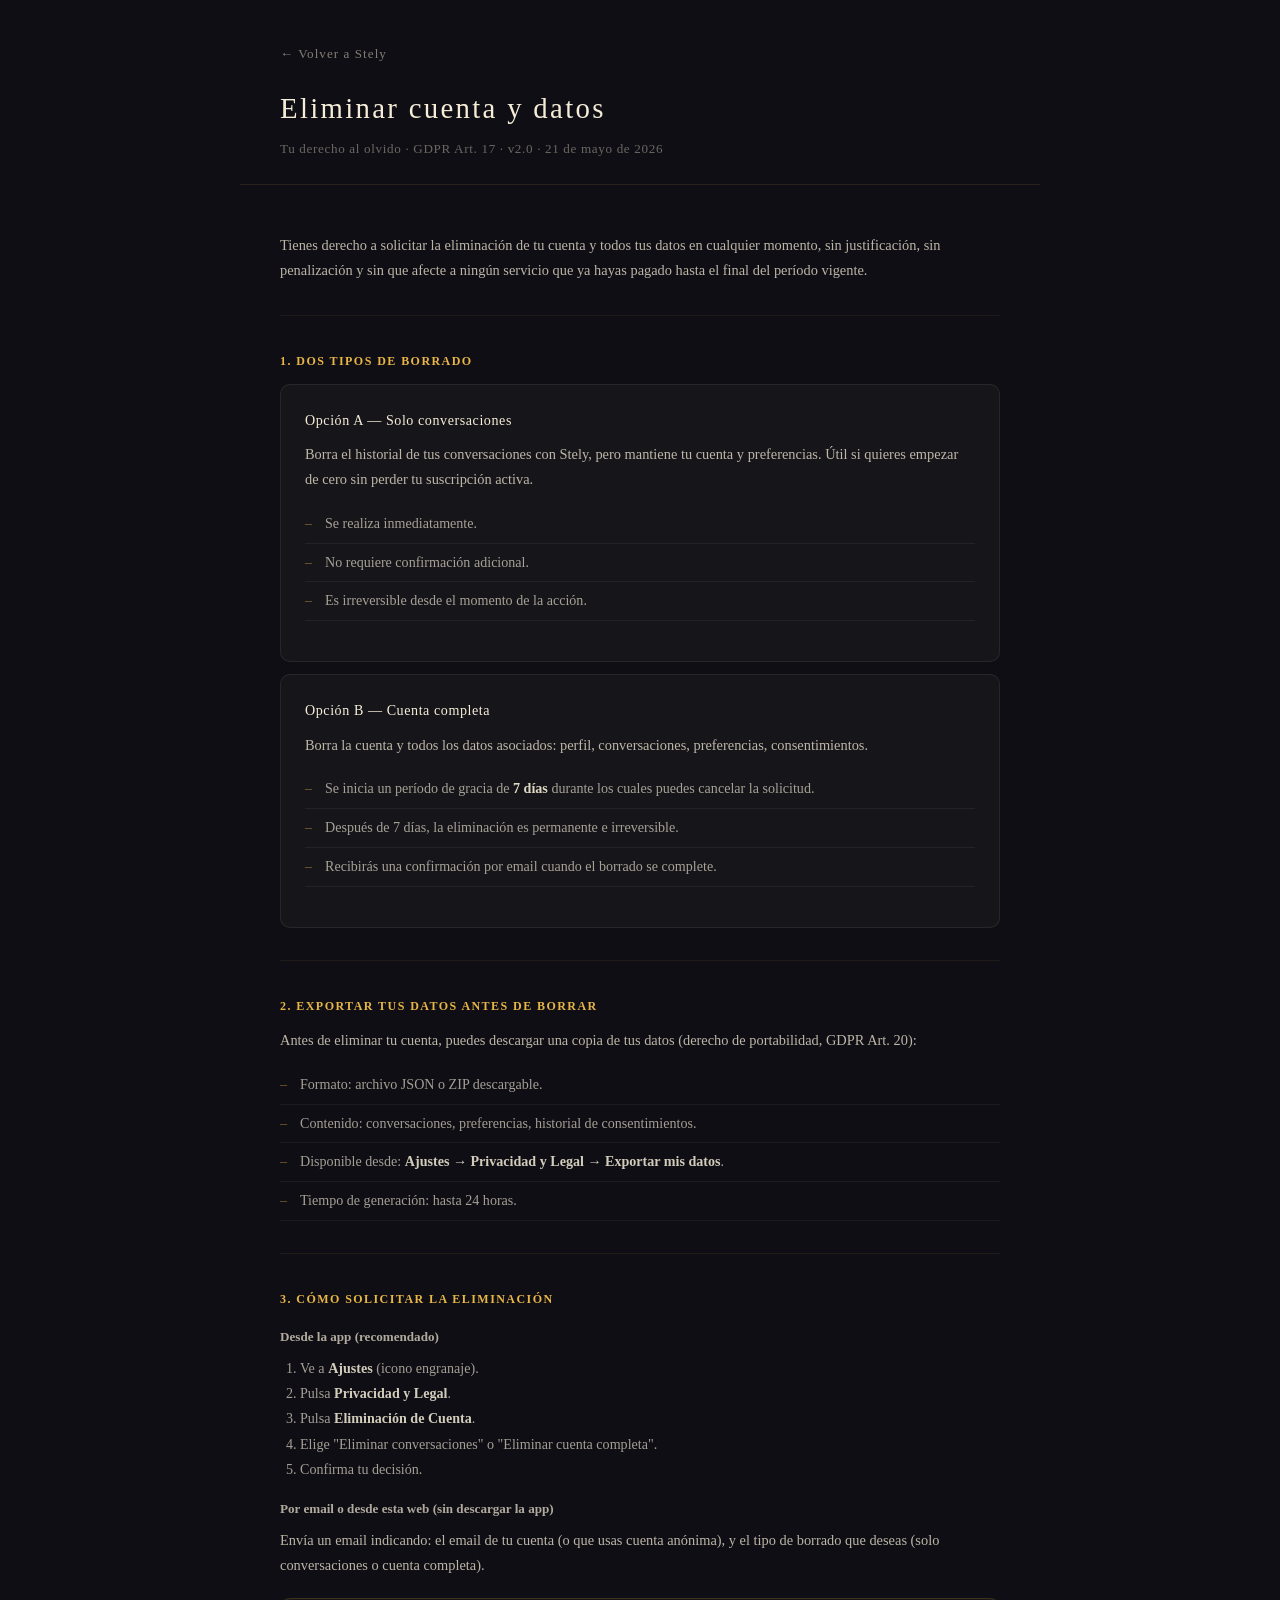
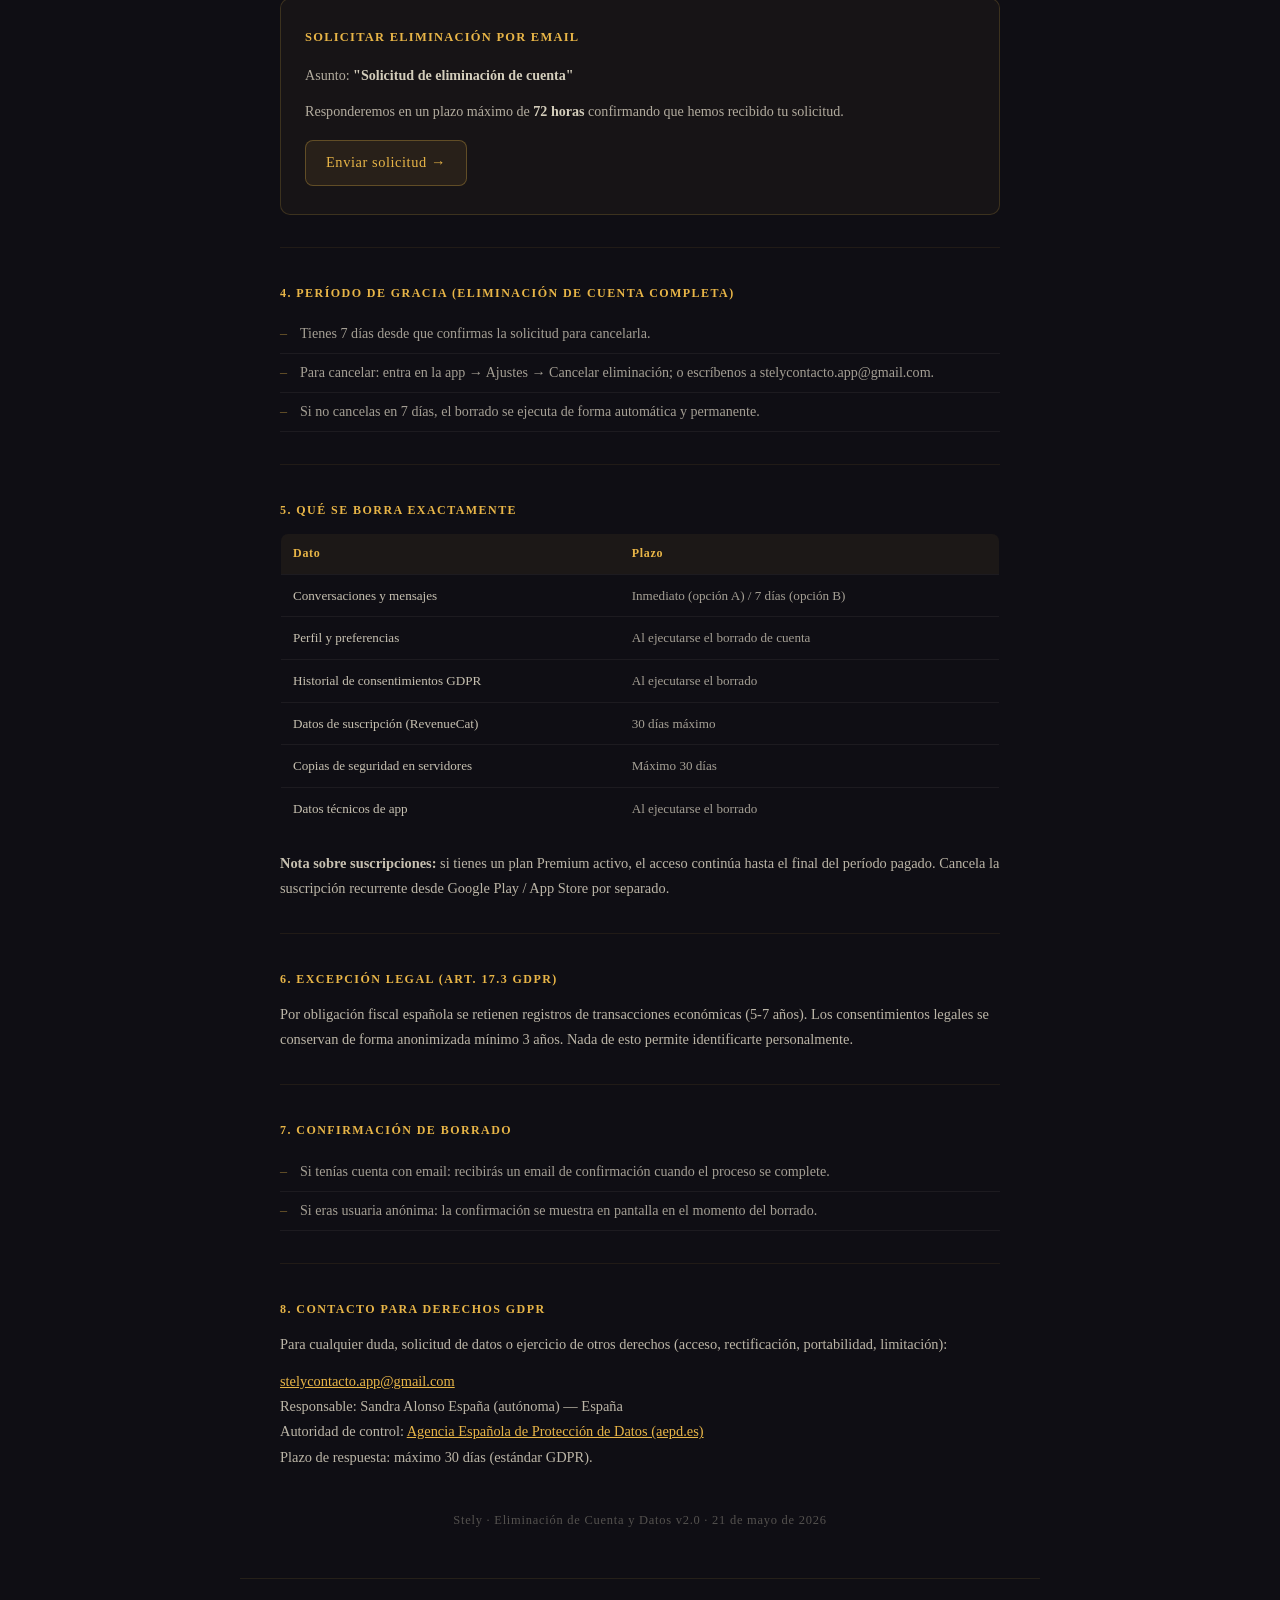
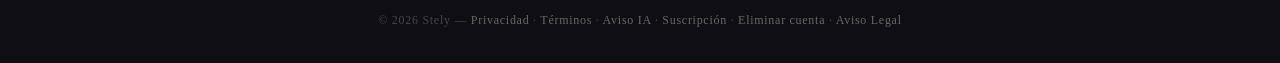
<file: eliminar-cuenta.html>
<!DOCTYPE html>
<html lang="es">
<head>
  <meta charset="UTF-8" />
  <meta name="viewport" content="width=device-width, initial-scale=1.0" />
  <meta name="theme-color" content="#0F0E14" />
  <meta name="description" content="Cómo eliminar tu cuenta y datos de Stely — derecho al olvido GDPR Art. 17." />
  <title>Eliminar Cuenta — Stely</title>
  <link rel="stylesheet" href="style.css" />
  <style>
    .legal-header {
      padding: 40px var(--padding, 24px) 24px;
      border-bottom: 1px solid rgba(232, 181, 71, 0.12);
    }
    .legal-back {
      display: inline-block;
      font-size: 0.82rem;
      color: rgba(245, 237, 216, 0.50);
      text-decoration: none;
      letter-spacing: 0.08em;
      margin-bottom: 20px;
      transition: color 0.2s ease;
    }
    .legal-back:hover { color: var(--dorado, #E8B547); }
    .legal-title {
      font-size: clamp(1.3rem, 4vw, 1.8rem);
      font-weight: 300;
      letter-spacing: 0.08em;
      color: var(--cream, #F5EDD8);
    }
    .legal-subtitle {
      font-size: 0.82rem;
      color: rgba(245, 237, 216, 0.40);
      margin-top: 6px;
      letter-spacing: 0.05em;
    }
    .legal-body {
      padding: 48px var(--padding, 24px);
      max-width: 800px;
      margin: 0 auto;
    }
    .section-title {
      font-size: 0.75rem;
      font-weight: 600;
      letter-spacing: 0.12em;
      color: var(--dorado, #E8B547);
      text-transform: uppercase;
      margin: 36px 0 12px;
    }
    .body-text {
      font-size: 0.90rem;
      color: rgba(245, 237, 216, 0.75);
      line-height: 1.75;
      margin-bottom: 12px;
    }
    .sub-label {
      font-size: 0.82rem;
      font-weight: 600;
      color: rgba(245, 237, 216, 0.70);
      margin: 16px 0 8px;
    }
    .section-list {
      margin: 8px 0 16px;
      padding: 0;
      list-style: none;
    }
    .section-list li {
      font-size: 0.88rem;
      color: rgba(245, 237, 216, 0.65);
      line-height: 1.70;
      padding: 7px 0 7px 20px;
      border-bottom: 1px solid rgba(245, 237, 216, 0.06);
      position: relative;
    }
    .section-list li::before {
      content: "–";
      position: absolute;
      left: 0;
      color: rgba(232, 181, 71, 0.50);
    }
    .option-card {
      background: rgba(245, 237, 216, 0.03);
      border: 1px solid rgba(245, 237, 216, 0.08);
      border-radius: 10px;
      padding: 24px;
      margin: 12px 0;
    }
    .option-card h3 {
      font-size: 0.88rem;
      font-weight: 500;
      color: var(--cream, #F5EDD8);
      margin-bottom: 10px;
      letter-spacing: 0.04em;
    }
    .request-form {
      background: rgba(232, 181, 71, 0.04);
      border: 1px solid rgba(232, 181, 71, 0.18);
      border-radius: 10px;
      padding: 28px 24px;
      margin: 20px 0 28px;
    }
    .request-form h3 {
      font-size: 0.78rem;
      font-weight: 600;
      letter-spacing: 0.10em;
      color: var(--dorado, #E8B547);
      text-transform: uppercase;
      margin-bottom: 16px;
    }
    .request-form p {
      font-size: 0.88rem;
      color: rgba(245, 237, 216, 0.70);
      line-height: 1.70;
      margin-bottom: 12px;
    }
    .request-email-link {
      display: inline-block;
      background: rgba(232, 181, 71, 0.08);
      border: 1px solid rgba(232, 181, 71, 0.30);
      border-radius: 8px;
      padding: 10px 20px;
      color: var(--dorado, #E8B547);
      text-decoration: none;
      font-size: 0.90rem;
      letter-spacing: 0.04em;
      margin-top: 4px;
      transition: background 0.2s ease;
    }
    .request-email-link:hover { background: rgba(232, 181, 71, 0.14); }
    .delete-table {
      width: 100%;
      border-collapse: collapse;
      margin: 12px 0 20px;
      border: 1px solid rgba(245, 237, 216, 0.08);
      border-radius: 8px;
      overflow: hidden;
    }
    .delete-table th, .delete-table td {
      padding: 10px 12px;
      font-size: 0.82rem;
      text-align: left;
      border-bottom: 1px solid rgba(245, 237, 216, 0.06);
    }
    .delete-table th {
      background: rgba(232, 181, 71, 0.06);
      color: var(--dorado, #E8B547);
      font-weight: 600;
      letter-spacing: 0.06em;
      font-size: 0.75rem;
    }
    .delete-table td {
      color: rgba(245, 237, 216, 0.65);
    }
    .delete-table td:first-child {
      color: rgba(245, 237, 216, 0.80);
      font-weight: 400;
    }
    .section-divider {
      border: none;
      border-top: 1px solid rgba(232, 181, 71, 0.08);
      margin: 32px 0;
    }
    .legal-note {
      margin-top: 40px;
      font-size: 0.78rem;
      color: rgba(245, 237, 216, 0.30);
      letter-spacing: 0.06em;
      text-align: center;
    }
    .legal-note a { color: var(--dorado, #E8B547); text-decoration: none; }
  </style>
</head>
<body>

  <div class="container legal-header">
    <a href="index.html" class="legal-back">&#8592; Volver a Stely</a>
    <h1 class="legal-title">Eliminar cuenta y datos</h1>
    <p class="legal-subtitle">Tu derecho al olvido &middot; GDPR Art. 17 &middot; v2.0 &middot; 21 de mayo de 2026</p>
  </div>

  <main class="legal-body">

    <p class="body-text">
      Tienes derecho a solicitar la eliminación de tu cuenta y todos tus datos en cualquier momento,
      sin justificación, sin penalización y sin que afecte a ningún servicio que ya hayas pagado
      hasta el final del período vigente.
    </p>

    <hr class="section-divider" />

    <h2 class="section-title">1. Dos tipos de borrado</h2>

    <div class="option-card">
      <h3>Opción A — Solo conversaciones</h3>
      <p class="body-text">
        Borra el historial de tus conversaciones con Stely, pero mantiene tu cuenta y preferencias.
        Útil si quieres empezar de cero sin perder tu suscripción activa.
      </p>
      <ul class="section-list">
        <li>Se realiza inmediatamente.</li>
        <li>No requiere confirmación adicional.</li>
        <li>Es irreversible desde el momento de la acción.</li>
      </ul>
    </div>

    <div class="option-card">
      <h3>Opción B — Cuenta completa</h3>
      <p class="body-text">
        Borra la cuenta y todos los datos asociados: perfil, conversaciones, preferencias, consentimientos.
      </p>
      <ul class="section-list">
        <li>Se inicia un período de gracia de <strong style="color: rgba(245,237,216,0.90);">7 días</strong> durante los cuales puedes cancelar la solicitud.</li>
        <li>Después de 7 días, la eliminación es permanente e irreversible.</li>
        <li>Recibirás una confirmación por email cuando el borrado se complete.</li>
      </ul>
    </div>

    <hr class="section-divider" />

    <h2 class="section-title">2. Exportar tus datos antes de borrar</h2>
    <p class="body-text">
      Antes de eliminar tu cuenta, puedes descargar una copia de tus datos (derecho de portabilidad, GDPR Art. 20):
    </p>
    <ul class="section-list">
      <li>Formato: archivo JSON o ZIP descargable.</li>
      <li>Contenido: conversaciones, preferencias, historial de consentimientos.</li>
      <li>Disponible desde: <strong style="color: rgba(245,237,216,0.85);">Ajustes → Privacidad y Legal → Exportar mis datos</strong>.</li>
      <li>Tiempo de generación: hasta 24 horas.</li>
    </ul>

    <hr class="section-divider" />

    <h2 class="section-title">3. Cómo solicitar la eliminación</h2>

    <p class="sub-label">Desde la app (recomendado)</p>
    <ol style="padding-left: 20px; margin: 0 0 16px; color: rgba(245,237,216,0.65); font-size: 0.88rem; line-height: 1.8;">
      <li>Ve a <strong style="color: rgba(245,237,216,0.85);">Ajustes</strong> (icono engranaje).</li>
      <li>Pulsa <strong style="color: rgba(245,237,216,0.85);">Privacidad y Legal</strong>.</li>
      <li>Pulsa <strong style="color: rgba(245,237,216,0.85);">Eliminación de Cuenta</strong>.</li>
      <li>Elige "Eliminar conversaciones" o "Eliminar cuenta completa".</li>
      <li>Confirma tu decisión.</li>
    </ol>

    <p class="sub-label">Por email o desde esta web (sin descargar la app)</p>
    <p class="body-text">
      Envía un email indicando: el email de tu cuenta (o que usas cuenta anónima),
      y el tipo de borrado que deseas (solo conversaciones o cuenta completa).
    </p>

    <div class="request-form">
      <h3>Solicitar eliminación por email</h3>
      <p>Asunto: <strong style="color: rgba(245,237,216,0.85);">"Solicitud de eliminación de cuenta"</strong></p>
      <p>Responderemos en un plazo máximo de <strong style="color: rgba(245,237,216,0.85);">72 horas</strong> confirmando que hemos recibido tu solicitud.</p>
      <a href="mailto:stelycontacto.app@gmail.com?subject=Solicitud%20de%20eliminaci%C3%B3n%20de%20cuenta"
         class="request-email-link">
        Enviar solicitud &#8594;
      </a>
    </div>

    <hr class="section-divider" />

    <h2 class="section-title">4. Período de gracia (eliminación de cuenta completa)</h2>
    <ul class="section-list">
      <li>Tienes 7 días desde que confirmas la solicitud para cancelarla.</li>
      <li>Para cancelar: entra en la app → Ajustes → Cancelar eliminación; o escríbenos a stelycontacto.app@gmail.com.</li>
      <li>Si no cancelas en 7 días, el borrado se ejecuta de forma automática y permanente.</li>
    </ul>

    <hr class="section-divider" />

    <h2 class="section-title">5. Qué se borra exactamente</h2>
    <table class="delete-table">
      <thead>
        <tr><th>Dato</th><th>Plazo</th></tr>
      </thead>
      <tbody>
        <tr><td>Conversaciones y mensajes</td><td>Inmediato (opción A) / 7 días (opción B)</td></tr>
        <tr><td>Perfil y preferencias</td><td>Al ejecutarse el borrado de cuenta</td></tr>
        <tr><td>Historial de consentimientos GDPR</td><td>Al ejecutarse el borrado</td></tr>
        <tr><td>Datos de suscripción (RevenueCat)</td><td>30 días máximo</td></tr>
        <tr><td>Copias de seguridad en servidores</td><td>Máximo 30 días</td></tr>
        <tr><td>Datos técnicos de app</td><td>Al ejecutarse el borrado</td></tr>
      </tbody>
    </table>
    <p class="body-text">
      <strong style="color: rgba(245,237,216,0.80);">Nota sobre suscripciones:</strong>
      si tienes un plan Premium activo, el acceso continúa hasta el final del período pagado.
      Cancela la suscripción recurrente desde Google Play / App Store por separado.
    </p>

    <hr class="section-divider" />

    <h2 class="section-title">6. Excepción legal (Art. 17.3 GDPR)</h2>
    <p class="body-text">
      Por obligación fiscal española se retienen registros de transacciones económicas (5-7 años).
      Los consentimientos legales se conservan de forma anonimizada mínimo 3 años.
      Nada de esto permite identificarte personalmente.
    </p>

    <hr class="section-divider" />

    <h2 class="section-title">7. Confirmación de borrado</h2>
    <ul class="section-list">
      <li>Si tenías cuenta con email: recibirás un email de confirmación cuando el proceso se complete.</li>
      <li>Si eras usuaria anónima: la confirmación se muestra en pantalla en el momento del borrado.</li>
    </ul>

    <hr class="section-divider" />

    <h2 class="section-title">8. Contacto para derechos GDPR</h2>
    <p class="body-text">
      Para cualquier duda, solicitud de datos o ejercicio de otros derechos (acceso, rectificación, portabilidad, limitación):
    </p>
    <p class="body-text">
      <a href="mailto:stelycontacto.app@gmail.com" style="color: var(--dorado, #E8B547);">stelycontacto.app@gmail.com</a><br />
      Responsable: Sandra Alonso España (autónoma) — España<br />
      Autoridad de control: <a href="https://www.aepd.es" style="color: var(--dorado, #E8B547);" target="_blank" rel="noopener">Agencia Española de Protección de Datos (aepd.es)</a><br />
      Plazo de respuesta: máximo 30 días (estándar GDPR).
    </p>

    <p class="legal-note">
      Stely &middot; Eliminación de Cuenta y Datos v2.0 &middot; 21 de mayo de 2026
    </p>

  </main>

  <footer style="text-align:center; padding: 32px 24px; border-top: 1px solid rgba(232,181,71,0.10);">
    <p style="font-size:0.75rem; color:rgba(245,237,216,0.25); letter-spacing:0.06em;">
      &copy; 2026 Stely &mdash;
      <a href="privacy.html" style="color:rgba(245,237,216,0.40); text-decoration:none;">Privacidad</a>
      &middot;
      <a href="terms.html" style="color:rgba(245,237,216,0.40); text-decoration:none;">Términos</a>
      &middot;
      <a href="disclaimer-ia.html" style="color:rgba(245,237,216,0.40); text-decoration:none;">Aviso IA</a>
      &middot;
      <a href="politica-premium.html" style="color:rgba(245,237,216,0.40); text-decoration:none;">Suscripción</a>
      &middot;
      <a href="eliminar-cuenta.html" style="color:rgba(245,237,216,0.40); text-decoration:none;">Eliminar cuenta</a>
      &middot;
      <a href="aviso-legal.html" style="color:rgba(245,237,216,0.40); text-decoration:none;">Aviso Legal</a>
    </p>
  </footer>

</body>
</html>
</file>
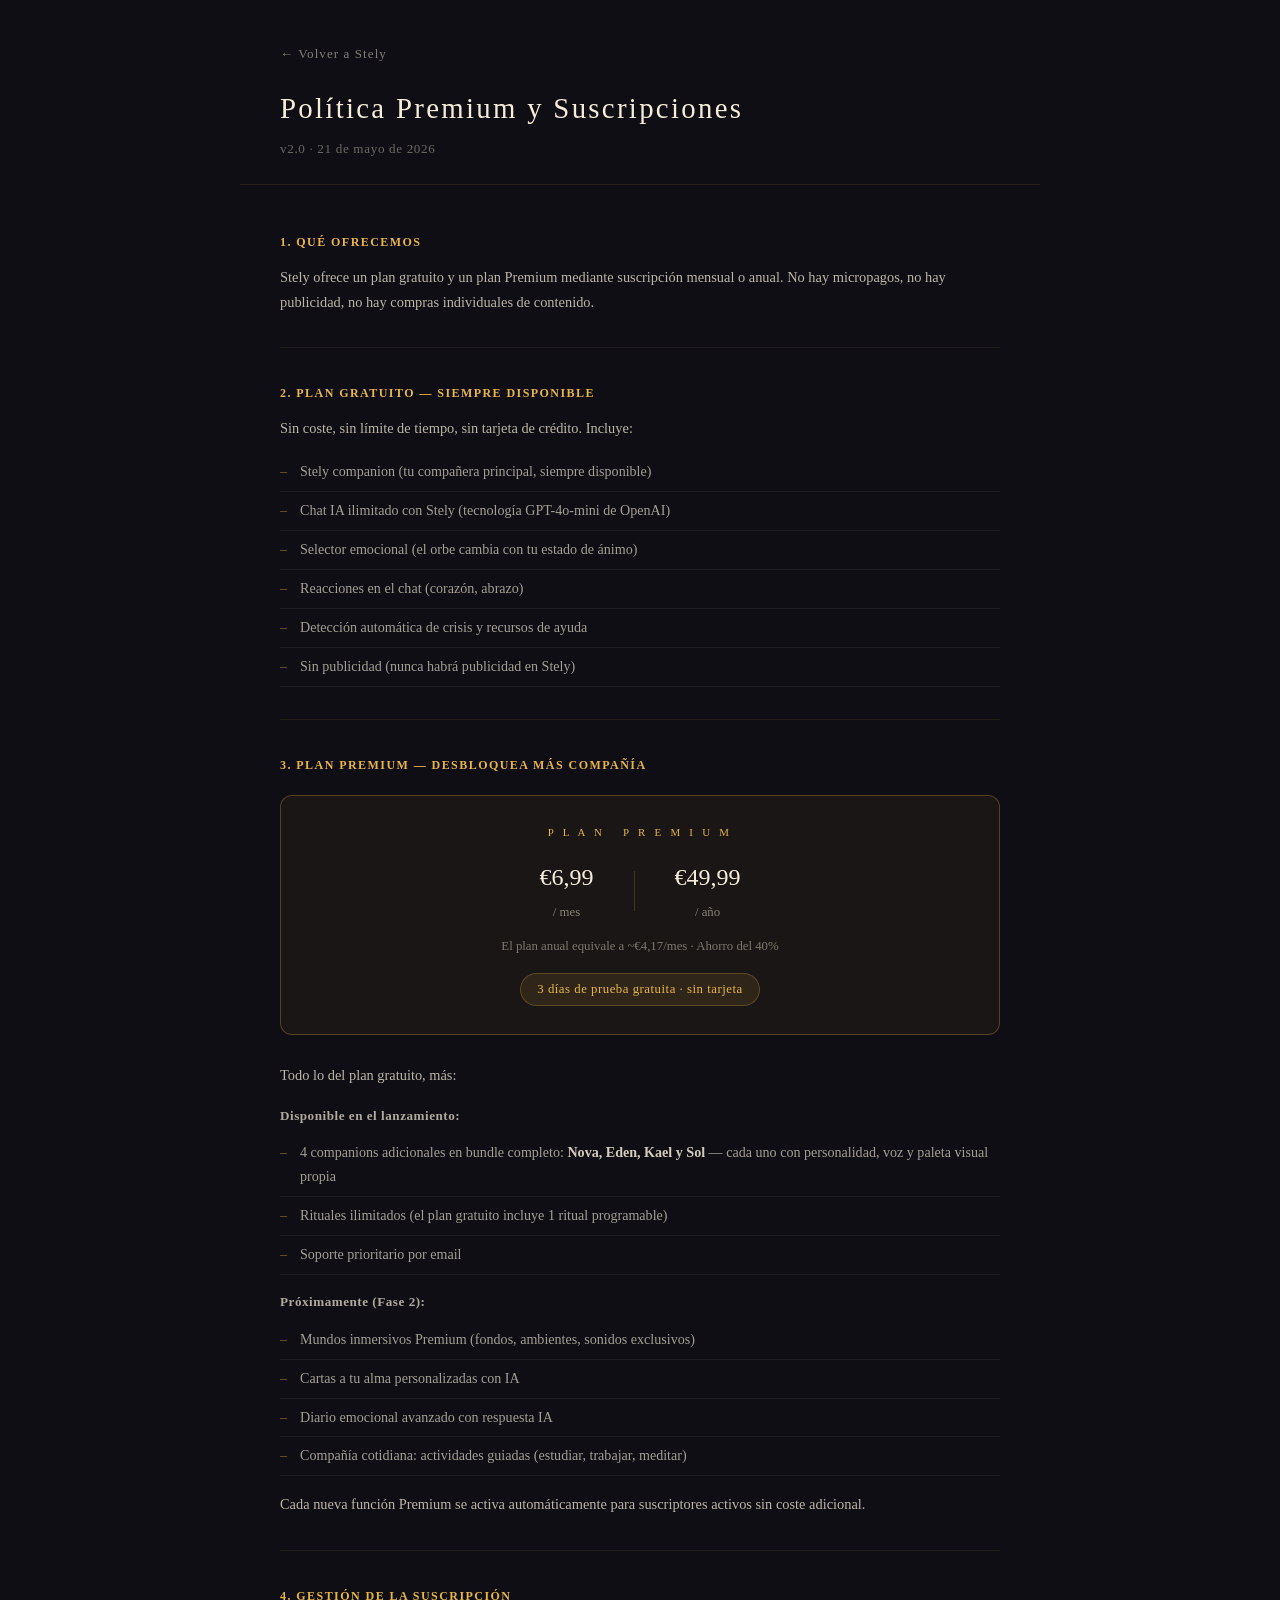
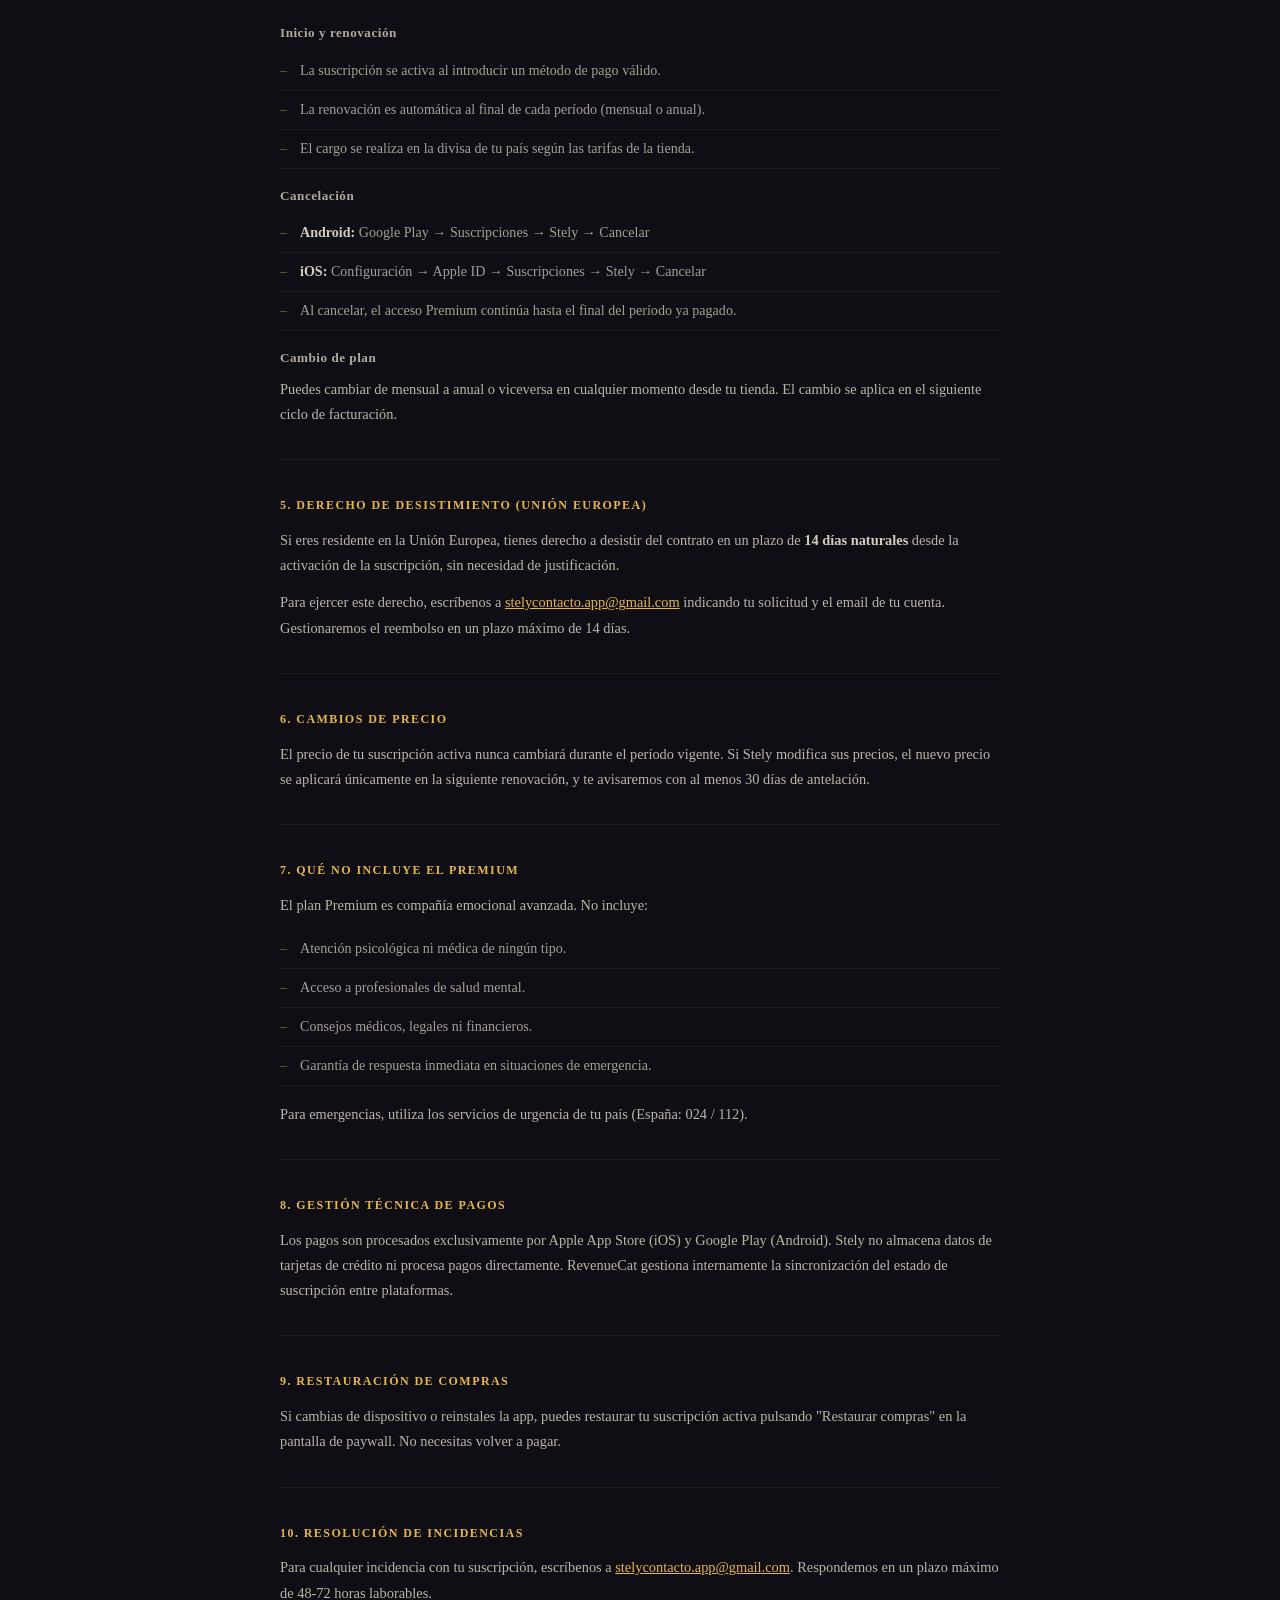
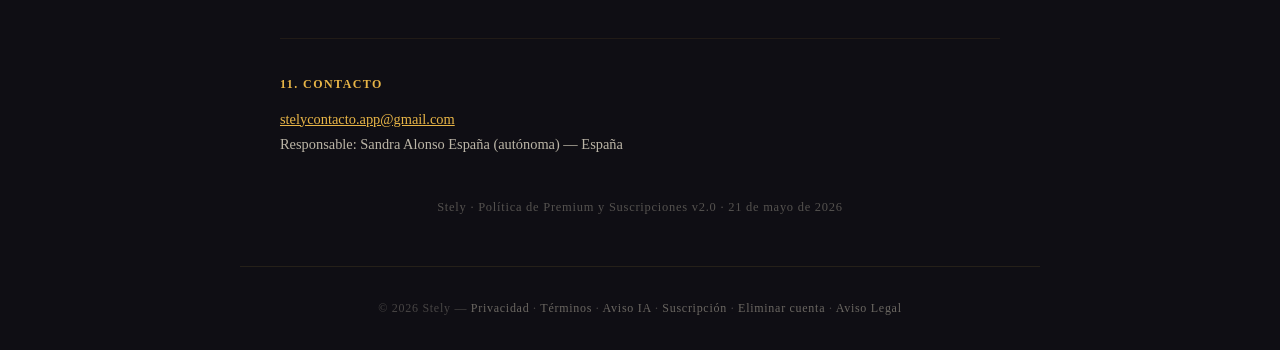
<file: politica-premium.html>
<!DOCTYPE html>
<html lang="es">
<head>
  <meta charset="UTF-8" />
  <meta name="viewport" content="width=device-width, initial-scale=1.0" />
  <meta name="theme-color" content="#0F0E14" />
  <meta name="description" content="Política de Premium y Suscripciones de Stely — condiciones de pago, cancelación y reembolsos." />
  <title>Política Premium — Stely</title>
  <link rel="stylesheet" href="style.css" />
  <style>
    .legal-header {
      padding: 40px var(--padding, 24px) 24px;
      border-bottom: 1px solid rgba(232, 181, 71, 0.12);
    }
    .legal-back {
      display: inline-block;
      font-size: 0.82rem;
      color: rgba(245, 237, 216, 0.50);
      text-decoration: none;
      letter-spacing: 0.08em;
      margin-bottom: 20px;
      transition: color 0.2s ease;
    }
    .legal-back:hover { color: var(--dorado, #E8B547); }
    .legal-title {
      font-size: clamp(1.3rem, 4vw, 1.8rem);
      font-weight: 300;
      letter-spacing: 0.08em;
      color: var(--cream, #F5EDD8);
    }
    .legal-subtitle {
      font-size: 0.82rem;
      color: rgba(245, 237, 216, 0.40);
      margin-top: 6px;
      letter-spacing: 0.05em;
    }
    .legal-body {
      padding: 48px var(--padding, 24px);
      max-width: 800px;
      margin: 0 auto;
    }
    .section-title {
      font-size: 0.75rem;
      font-weight: 600;
      letter-spacing: 0.12em;
      color: var(--dorado, #E8B547);
      text-transform: uppercase;
      margin: 36px 0 12px;
    }
    .section-title:first-child { margin-top: 0; }
    .body-text {
      font-size: 0.90rem;
      color: rgba(245, 237, 216, 0.75);
      line-height: 1.75;
      margin-bottom: 12px;
    }
    .sub-label {
      font-size: 0.82rem;
      font-weight: 600;
      color: rgba(245, 237, 216, 0.70);
      margin: 16px 0 8px;
      letter-spacing: 0.04em;
    }
    .section-list {
      margin: 8px 0 16px;
      padding: 0;
      list-style: none;
    }
    .section-list li {
      font-size: 0.88rem;
      color: rgba(245, 237, 216, 0.65);
      line-height: 1.70;
      padding: 7px 0 7px 20px;
      border-bottom: 1px solid rgba(245, 237, 216, 0.06);
      position: relative;
    }
    .section-list li::before {
      content: "–";
      position: absolute;
      left: 0;
      color: rgba(232, 181, 71, 0.50);
    }
    .price-card {
      background: rgba(232, 181, 71, 0.05);
      border: 1px solid rgba(232, 181, 71, 0.28);
      border-radius: 12px;
      padding: 28px 24px;
      margin: 20px 0 28px;
      text-align: center;
    }
    .price-card-label {
      font-size: 0.68rem;
      letter-spacing: 0.30em;
      color: var(--dorado, #E8B547);
      font-weight: 400;
      margin-bottom: 16px;
    }
    .price-row {
      display: flex;
      justify-content: center;
      align-items: center;
      gap: 40px;
      margin-bottom: 12px;
    }
    .price-option { text-align: center; }
    .price-amount {
      font-size: 1.5rem;
      color: var(--cream, #F5EDD8);
      font-weight: 300;
      display: block;
    }
    .price-period {
      font-size: 0.80rem;
      color: rgba(245, 237, 216, 0.50);
    }
    .price-saving {
      font-size: 0.80rem;
      color: rgba(245, 237, 216, 0.45);
      margin-bottom: 16px;
    }
    .trial-badge {
      display: inline-block;
      background: rgba(232, 181, 71, 0.10);
      border: 1px solid rgba(232, 181, 71, 0.25);
      border-radius: 20px;
      padding: 5px 16px;
      font-size: 0.80rem;
      color: var(--dorado, #E8B547);
      letter-spacing: 0.04em;
    }
    .section-divider {
      border: none;
      border-top: 1px solid rgba(232, 181, 71, 0.08);
      margin: 32px 0;
    }
    .legal-note {
      margin-top: 40px;
      font-size: 0.78rem;
      color: rgba(245, 237, 216, 0.30);
      letter-spacing: 0.06em;
      text-align: center;
    }
    .legal-note a { color: var(--dorado, #E8B547); text-decoration: none; }
  </style>
</head>
<body>

  <div class="container legal-header">
    <a href="index.html" class="legal-back">&#8592; Volver a Stely</a>
    <h1 class="legal-title">Política Premium y Suscripciones</h1>
    <p class="legal-subtitle">v2.0 &middot; 21 de mayo de 2026</p>
  </div>

  <main class="legal-body">

    <h2 class="section-title">1. Qué ofrecemos</h2>
    <p class="body-text">
      Stely ofrece un plan gratuito y un plan Premium mediante suscripción mensual o anual.
      No hay micropagos, no hay publicidad, no hay compras individuales de contenido.
    </p>

    <hr class="section-divider" />

    <h2 class="section-title">2. Plan Gratuito — siempre disponible</h2>
    <p class="body-text">Sin coste, sin límite de tiempo, sin tarjeta de crédito. Incluye:</p>
    <ul class="section-list">
      <li>Stely companion (tu compañera principal, siempre disponible)</li>
      <li>Chat IA ilimitado con Stely (tecnología GPT-4o-mini de OpenAI)</li>
      <li>Selector emocional (el orbe cambia con tu estado de ánimo)</li>
      <li>Reacciones en el chat (corazón, abrazo)</li>
      <li>Detección automática de crisis y recursos de ayuda</li>
      <li>Sin publicidad (nunca habrá publicidad en Stely)</li>
    </ul>

    <hr class="section-divider" />

    <h2 class="section-title">3. Plan Premium — desbloquea más compañía</h2>

    <div class="price-card">
      <p class="price-card-label">P L A N &nbsp; P R E M I U M</p>
      <div class="price-row">
        <div class="price-option">
          <span class="price-amount">€6,99</span>
          <span class="price-period">/ mes</span>
        </div>
        <div style="width: 1px; height: 40px; background: rgba(232,181,71,0.20);"></div>
        <div class="price-option">
          <span class="price-amount">€49,99</span>
          <span class="price-period">/ año</span>
        </div>
      </div>
      <p class="price-saving">El plan anual equivale a ~€4,17/mes &middot; Ahorro del 40%</p>
      <span class="trial-badge">3 días de prueba gratuita &middot; sin tarjeta</span>
    </div>

    <p class="body-text">Todo lo del plan gratuito, más:</p>

    <p class="sub-label">Disponible en el lanzamiento:</p>
    <ul class="section-list">
      <li>4 companions adicionales en bundle completo: <strong style="color: rgba(245,237,216,0.85);">Nova, Eden, Kael y Sol</strong> — cada uno con personalidad, voz y paleta visual propia</li>
      <li>Rituales ilimitados (el plan gratuito incluye 1 ritual programable)</li>
      <li>Soporte prioritario por email</li>
    </ul>

    <p class="sub-label">Próximamente (Fase 2):</p>
    <ul class="section-list">
      <li>Mundos inmersivos Premium (fondos, ambientes, sonidos exclusivos)</li>
      <li>Cartas a tu alma personalizadas con IA</li>
      <li>Diario emocional avanzado con respuesta IA</li>
      <li>Compañía cotidiana: actividades guiadas (estudiar, trabajar, meditar)</li>
    </ul>
    <p class="body-text">
      Cada nueva función Premium se activa automáticamente para suscriptores activos sin coste adicional.
    </p>

    <hr class="section-divider" />

    <h2 class="section-title">4. Gestión de la suscripción</h2>

    <p class="sub-label">Inicio y renovación</p>
    <ul class="section-list">
      <li>La suscripción se activa al introducir un método de pago válido.</li>
      <li>La renovación es automática al final de cada período (mensual o anual).</li>
      <li>El cargo se realiza en la divisa de tu país según las tarifas de la tienda.</li>
    </ul>

    <p class="sub-label">Cancelación</p>
    <ul class="section-list">
      <li><strong style="color: rgba(245,237,216,0.85);">Android:</strong> Google Play → Suscripciones → Stely → Cancelar</li>
      <li><strong style="color: rgba(245,237,216,0.85);">iOS:</strong> Configuración → Apple ID → Suscripciones → Stely → Cancelar</li>
      <li>Al cancelar, el acceso Premium continúa hasta el final del período ya pagado.</li>
    </ul>

    <p class="sub-label">Cambio de plan</p>
    <p class="body-text">
      Puedes cambiar de mensual a anual o viceversa en cualquier momento desde tu tienda.
      El cambio se aplica en el siguiente ciclo de facturación.
    </p>

    <hr class="section-divider" />

    <h2 class="section-title">5. Derecho de desistimiento (Unión Europea)</h2>
    <p class="body-text">
      Si eres residente en la Unión Europea, tienes derecho a desistir del contrato en un plazo de
      <strong style="color: rgba(245,237,216,0.85);">14 días naturales</strong> desde la activación de la suscripción,
      sin necesidad de justificación.
    </p>
    <p class="body-text">
      Para ejercer este derecho, escríbenos a
      <a href="mailto:stelycontacto.app@gmail.com" style="color: var(--dorado, #E8B547);">stelycontacto.app@gmail.com</a>
      indicando tu solicitud y el email de tu cuenta. Gestionaremos el reembolso en un plazo máximo de 14 días.
    </p>

    <hr class="section-divider" />

    <h2 class="section-title">6. Cambios de precio</h2>
    <p class="body-text">
      El precio de tu suscripción activa nunca cambiará durante el período vigente. Si Stely modifica sus precios,
      el nuevo precio se aplicará únicamente en la siguiente renovación, y te avisaremos con al menos 30 días de antelación.
    </p>

    <hr class="section-divider" />

    <h2 class="section-title">7. Qué no incluye el Premium</h2>
    <p class="body-text">El plan Premium es compañía emocional avanzada. No incluye:</p>
    <ul class="section-list">
      <li>Atención psicológica ni médica de ningún tipo.</li>
      <li>Acceso a profesionales de salud mental.</li>
      <li>Consejos médicos, legales ni financieros.</li>
      <li>Garantía de respuesta inmediata en situaciones de emergencia.</li>
    </ul>
    <p class="body-text">Para emergencias, utiliza los servicios de urgencia de tu país (España: 024 / 112).</p>

    <hr class="section-divider" />

    <h2 class="section-title">8. Gestión técnica de pagos</h2>
    <p class="body-text">
      Los pagos son procesados exclusivamente por Apple App Store (iOS) y Google Play (Android).
      Stely no almacena datos de tarjetas de crédito ni procesa pagos directamente.
      RevenueCat gestiona internamente la sincronización del estado de suscripción entre plataformas.
    </p>

    <hr class="section-divider" />

    <h2 class="section-title">9. Restauración de compras</h2>
    <p class="body-text">
      Si cambias de dispositivo o reinstales la app, puedes restaurar tu suscripción activa pulsando "Restaurar compras"
      en la pantalla de paywall. No necesitas volver a pagar.
    </p>

    <hr class="section-divider" />

    <h2 class="section-title">10. Resolución de incidencias</h2>
    <p class="body-text">
      Para cualquier incidencia con tu suscripción, escríbenos a
      <a href="mailto:stelycontacto.app@gmail.com" style="color: var(--dorado, #E8B547);">stelycontacto.app@gmail.com</a>.
      Respondemos en un plazo máximo de 48-72 horas laborables.
    </p>

    <hr class="section-divider" />

    <h2 class="section-title">11. Contacto</h2>
    <p class="body-text">
      <a href="mailto:stelycontacto.app@gmail.com" style="color: var(--dorado, #E8B547);">stelycontacto.app@gmail.com</a><br />
      Responsable: Sandra Alonso España (autónoma) — España
    </p>

    <p class="legal-note">
      Stely &middot; Política de Premium y Suscripciones v2.0 &middot; 21 de mayo de 2026
    </p>

  </main>

  <footer style="text-align:center; padding: 32px 24px; border-top: 1px solid rgba(232,181,71,0.10);">
    <p style="font-size:0.75rem; color:rgba(245,237,216,0.25); letter-spacing:0.06em;">
      &copy; 2026 Stely &mdash;
      <a href="privacy.html" style="color:rgba(245,237,216,0.40); text-decoration:none;">Privacidad</a>
      &middot;
      <a href="terms.html" style="color:rgba(245,237,216,0.40); text-decoration:none;">Términos</a>
      &middot;
      <a href="disclaimer-ia.html" style="color:rgba(245,237,216,0.40); text-decoration:none;">Aviso IA</a>
      &middot;
      <a href="politica-premium.html" style="color:rgba(245,237,216,0.40); text-decoration:none;">Suscripción</a>
      &middot;
      <a href="eliminar-cuenta.html" style="color:rgba(245,237,216,0.40); text-decoration:none;">Eliminar cuenta</a>
      &middot;
      <a href="aviso-legal.html" style="color:rgba(245,237,216,0.40); text-decoration:none;">Aviso Legal</a>
    </p>
  </footer>

</body>
</html>
</file>
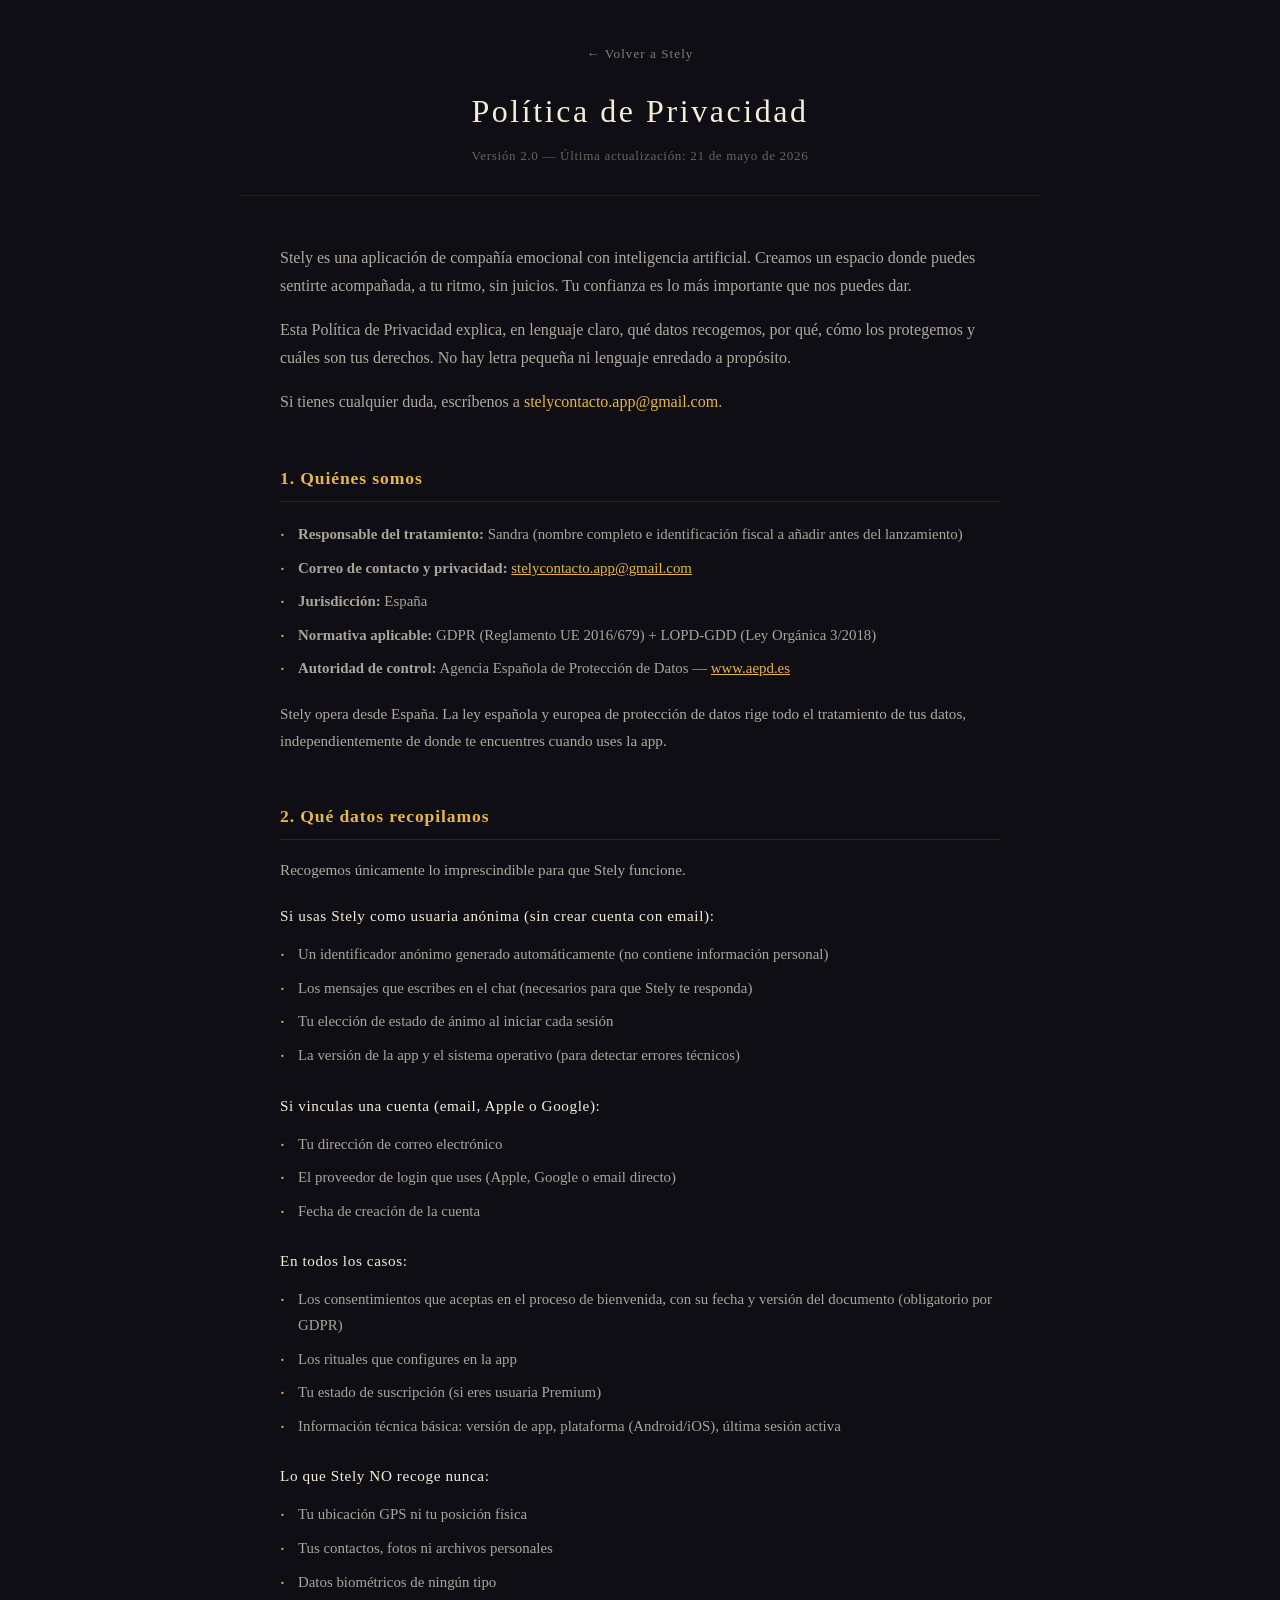
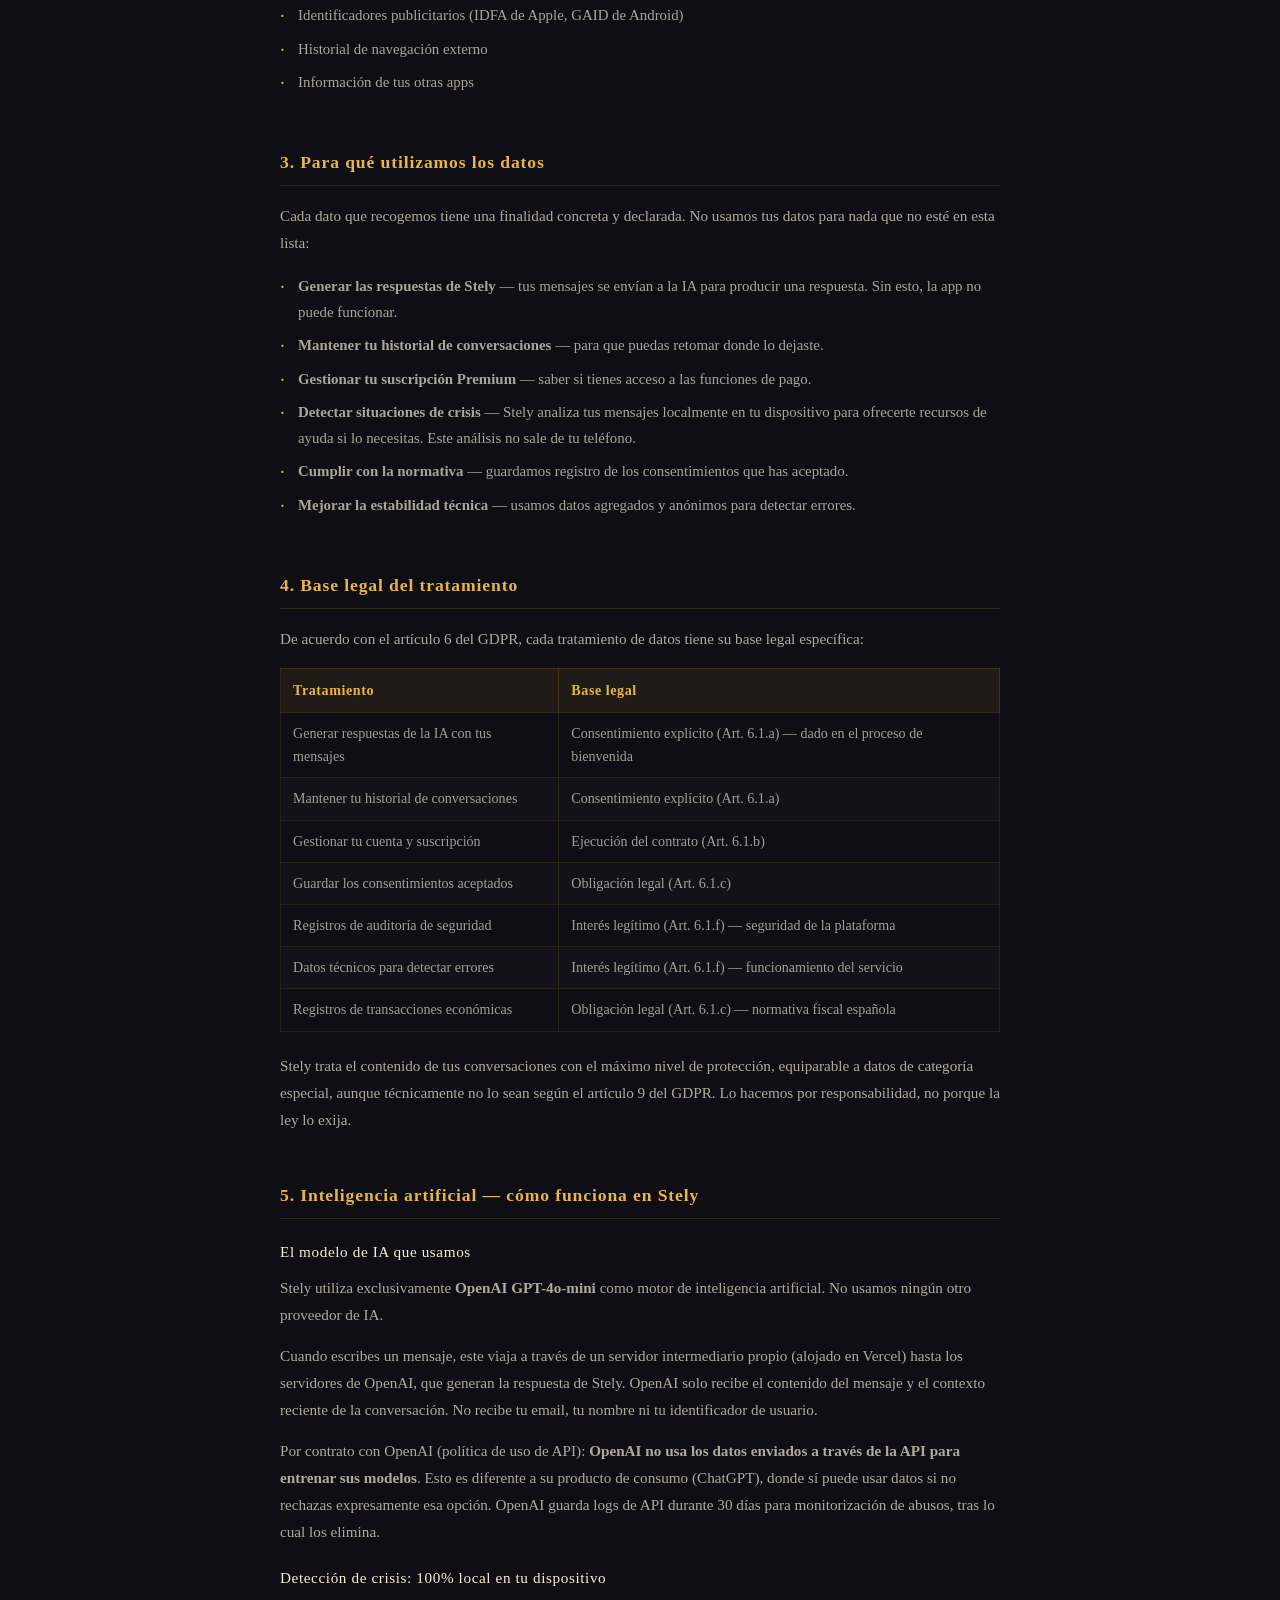
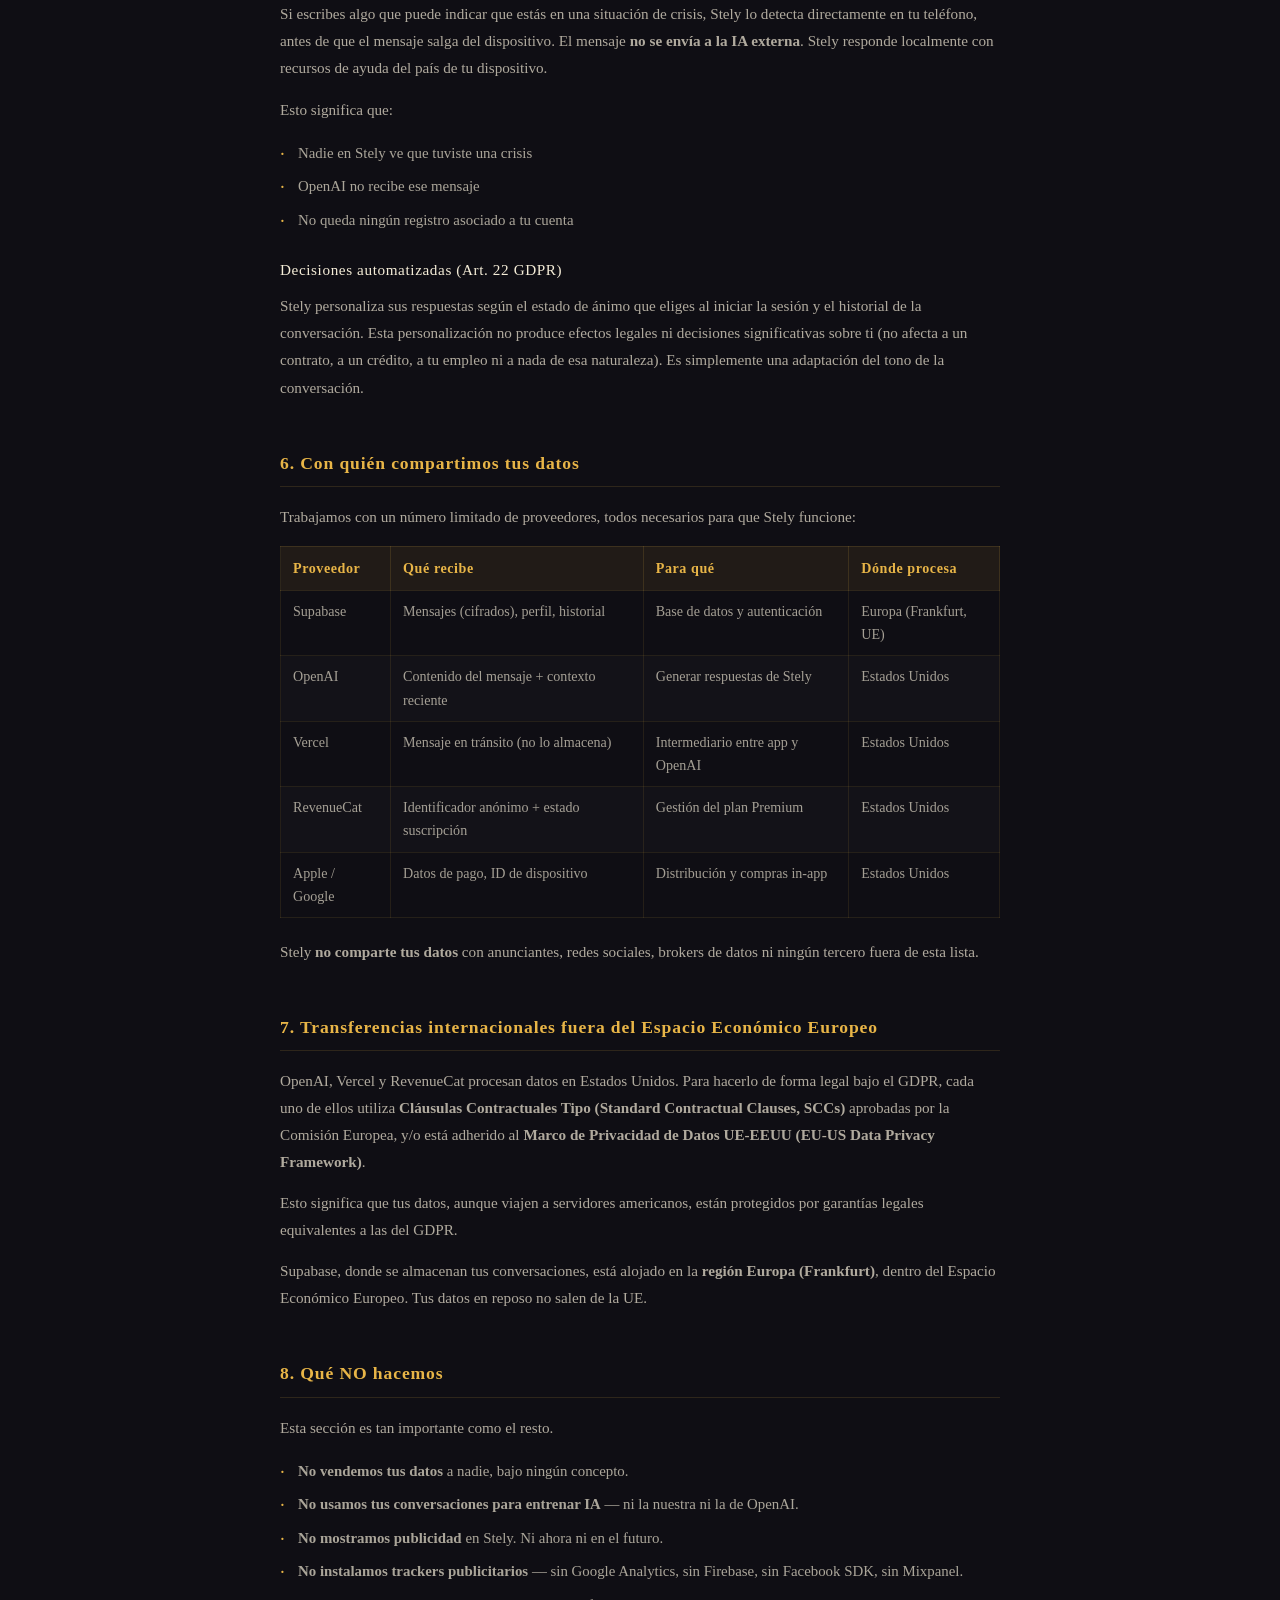
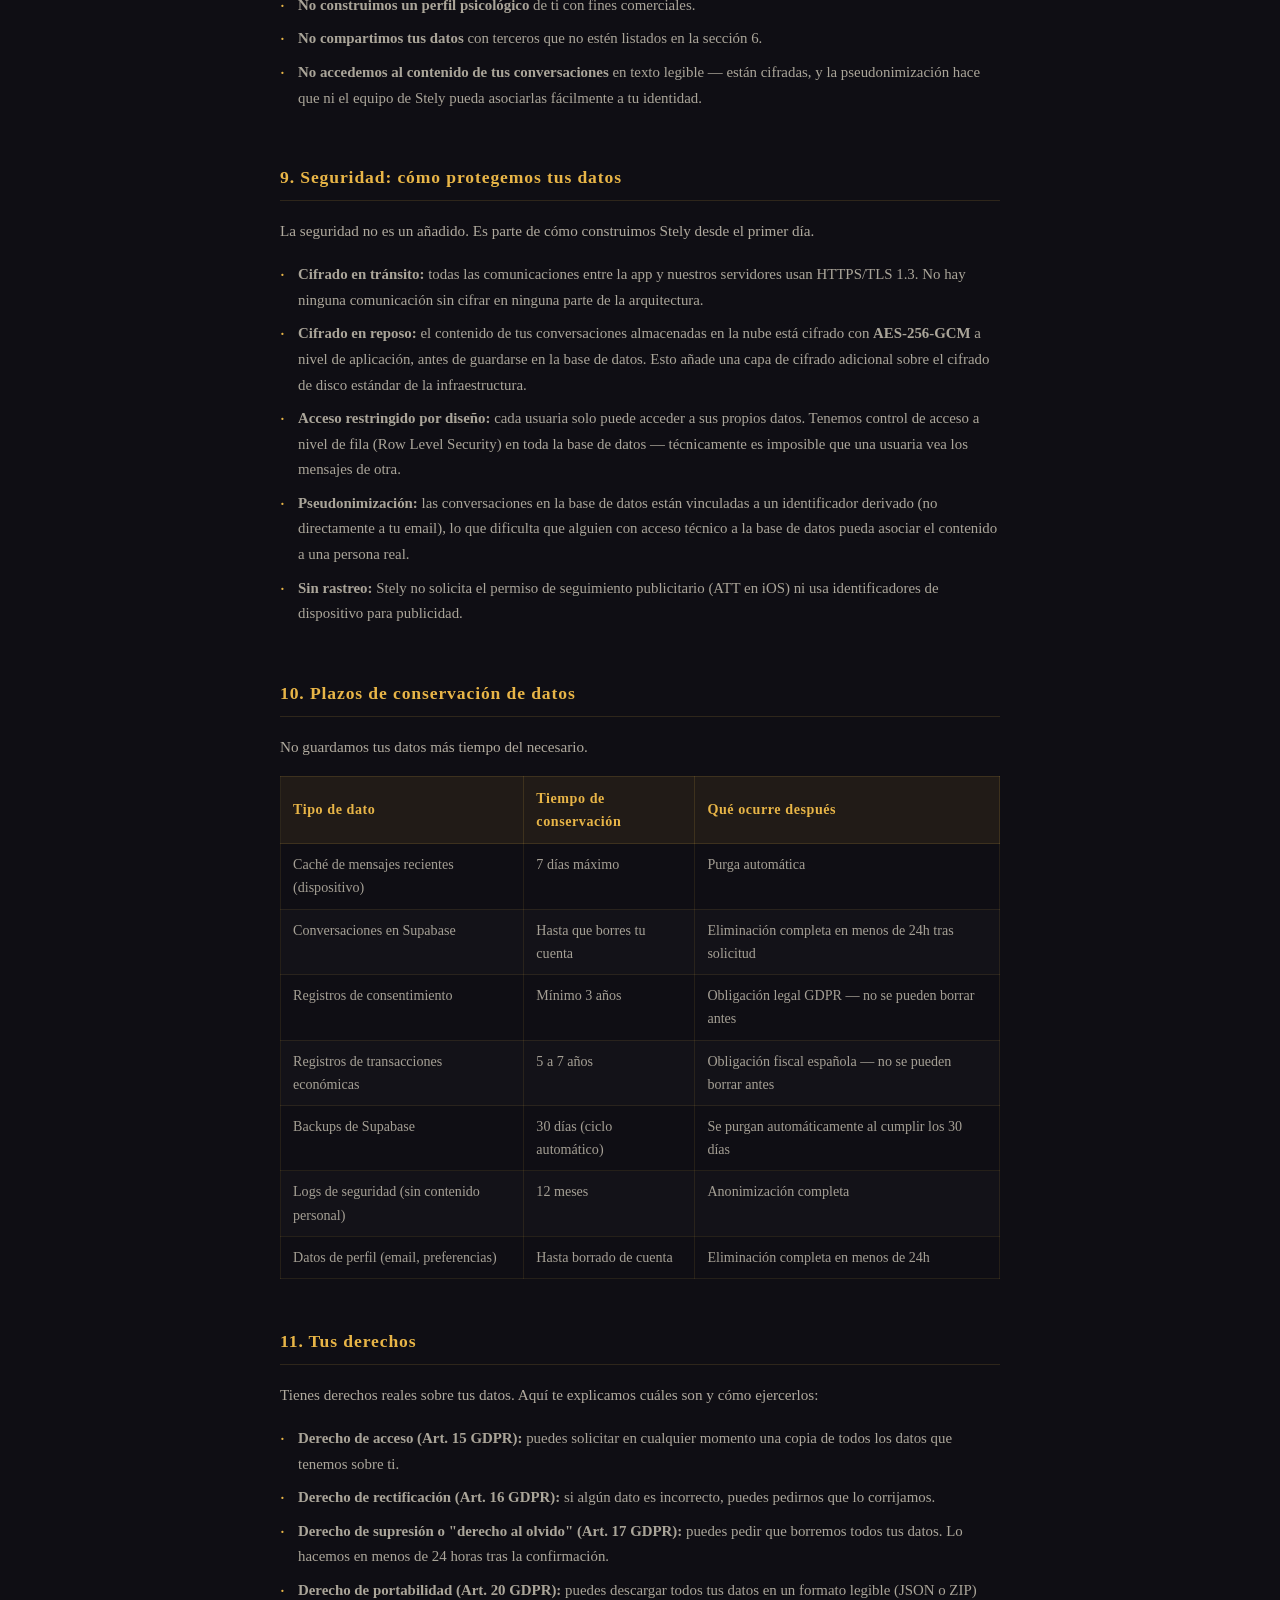
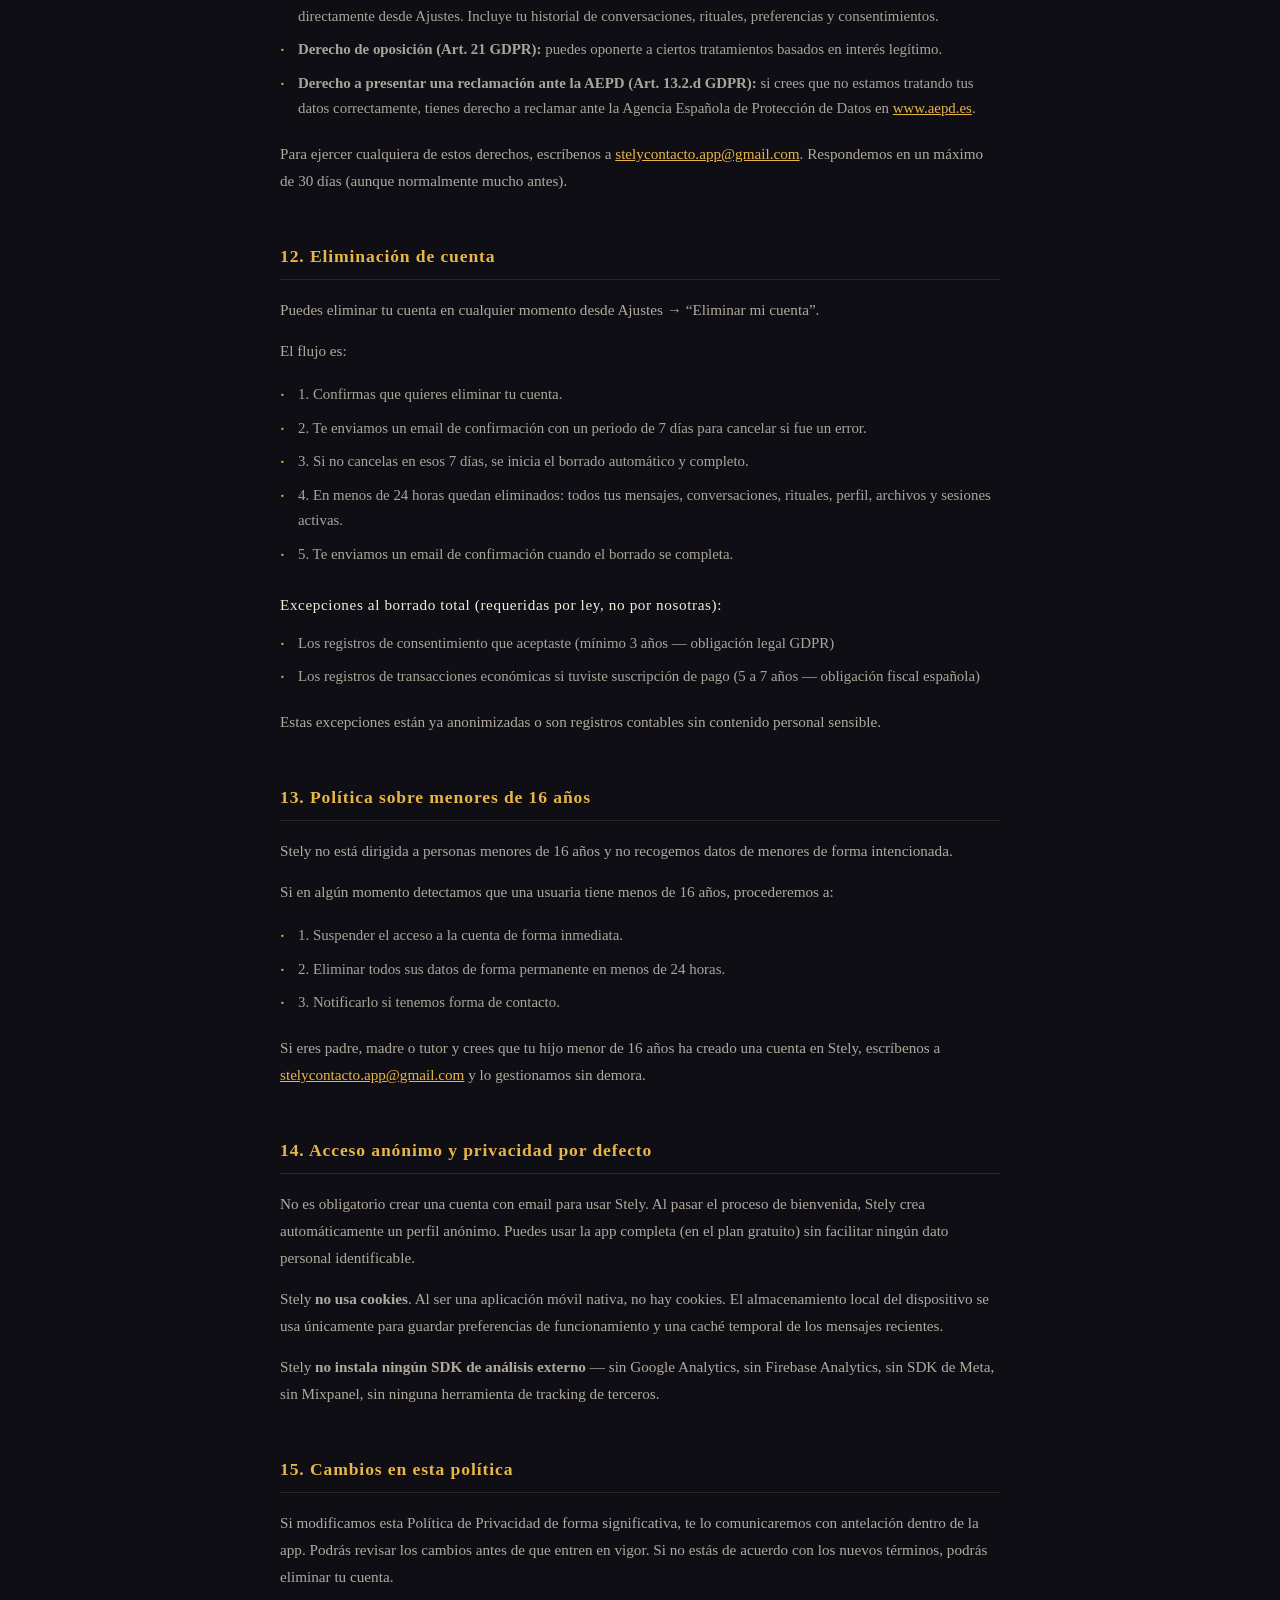
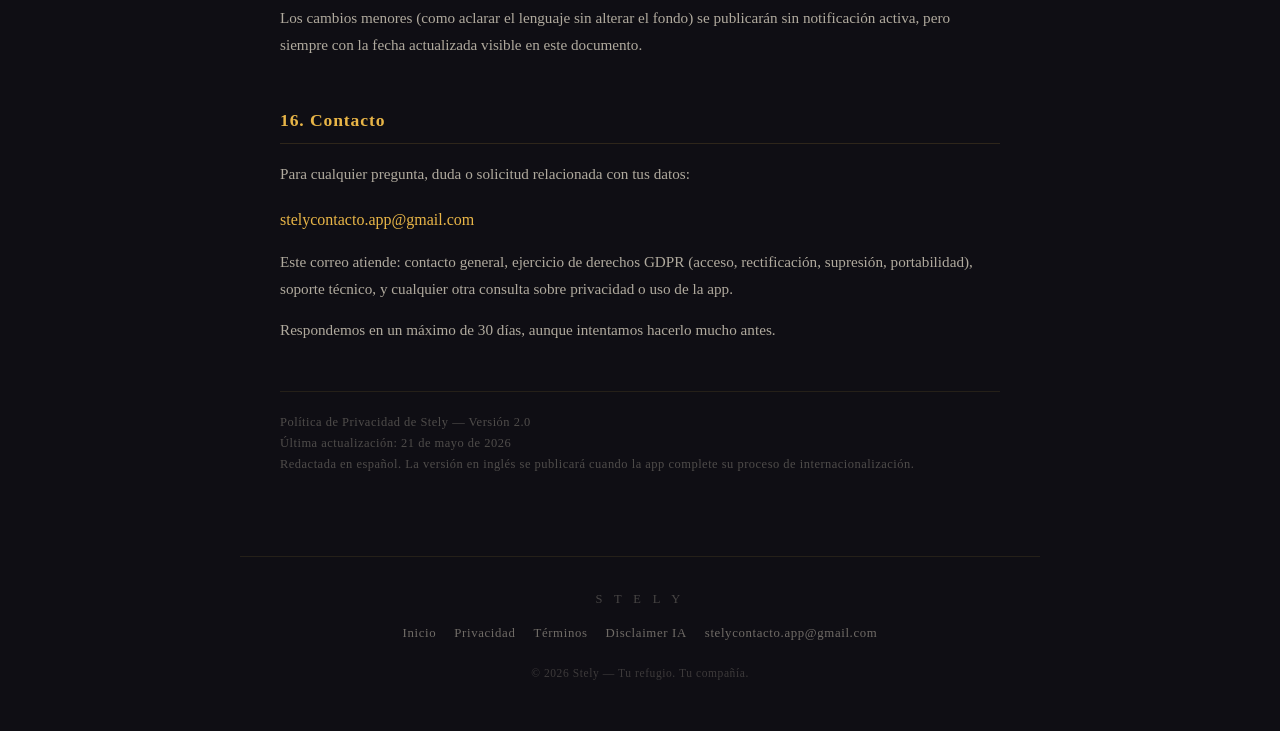
<file: privacy.html>
<!DOCTYPE html>
<html lang="es">
<head>
  <meta charset="UTF-8" />
  <meta name="viewport" content="width=device-width, initial-scale=1.0" />
  <meta name="theme-color" content="#0F0E14" />
  <meta name="description" content="Política de Privacidad de Stely — Versión 2.0. Tu compañía emocional con IA." />
  <title>Política de Privacidad — Stely</title>
  <link rel="stylesheet" href="style.css" />
  <style>
    /* ── Estilos específicos de páginas legales ─────────────────── */

    .legal-header {
      padding: 40px var(--padding, 24px) 28px;
      border-bottom: 1px solid rgba(232, 181, 71, 0.12);
      max-width: var(--max-w, 800px);
      margin: 0 auto;
    }

    .legal-back {
      display: inline-flex;
      align-items: center;
      gap: 6px;
      font-size: 0.82rem;
      color: rgba(245, 237, 216, 0.50);
      text-decoration: none;
      letter-spacing: 0.08em;
      margin-bottom: 20px;
      transition: color 0.2s ease;
    }
    .legal-back:hover { color: var(--dorado, #E8B547); }

    .legal-title {
      font-size: clamp(1.4rem, 4.5vw, 2rem);
      font-weight: 300;
      letter-spacing: 0.08em;
      color: var(--cream, #F5EDD8);
      margin-bottom: 8px;
    }

    .legal-subtitle {
      font-size: 0.82rem;
      color: rgba(245, 237, 216, 0.38);
      letter-spacing: 0.05em;
    }

    /* ── Contenido principal ────────────────────────────────────── */

    .legal-body {
      max-width: var(--max-w, 800px);
      margin: 0 auto;
      padding: 48px var(--padding, 24px) 80px;
    }

    .legal-intro {
      font-size: 1rem;
      color: rgba(245, 237, 216, 0.70);
      line-height: 1.75;
      margin-bottom: 16px;
    }

    .legal-intro a {
      color: var(--dorado, #E8B547);
      text-decoration: none;
    }
    .legal-intro a:hover { text-decoration: underline; }

    /* ── Secciones ──────────────────────────────────────────────── */

    .legal-section {
      margin-top: 48px;
    }

    .legal-section h2 {
      font-size: 1.1rem;
      font-weight: 600;
      color: var(--dorado, #E8B547);
      letter-spacing: 0.05em;
      margin-bottom: 16px;
      padding-bottom: 8px;
      border-bottom: 1px solid rgba(232, 181, 71, 0.14);
    }

    .legal-section h3 {
      font-size: 0.95rem;
      font-weight: 500;
      color: var(--cream, #F5EDD8);
      letter-spacing: 0.04em;
      margin: 20px 0 10px;
    }

    .legal-section p {
      font-size: 0.95rem;
      color: rgba(245, 237, 216, 0.70);
      line-height: 1.78;
      margin-bottom: 14px;
    }

    .legal-section ul {
      list-style: none;
      padding: 0;
      margin-bottom: 14px;
    }

    .legal-section ul li {
      font-size: 0.93rem;
      color: rgba(245, 237, 216, 0.68);
      line-height: 1.72;
      padding: 4px 0 4px 18px;
      position: relative;
    }

    .legal-section ul li::before {
      content: '·';
      position: absolute;
      left: 0;
      color: var(--dorado, #E8B547);
      font-size: 1.2rem;
      line-height: 1.4;
    }

    /* ── Tablas ─────────────────────────────────────────────────── */

    .legal-table {
      width: 100%;
      border-collapse: collapse;
      margin: 16px 0 20px;
      font-size: 0.88rem;
    }

    .legal-table th {
      background: rgba(232, 181, 71, 0.08);
      color: var(--dorado, #E8B547);
      font-weight: 600;
      letter-spacing: 0.04em;
      text-align: left;
      padding: 10px 12px;
      border: 1px solid rgba(232, 181, 71, 0.14);
    }

    .legal-table td {
      color: rgba(245, 237, 216, 0.65);
      font-weight: 300;
      padding: 9px 12px;
      border: 1px solid rgba(232, 181, 71, 0.10);
      vertical-align: top;
      line-height: 1.65;
    }

    .legal-table tr:nth-child(even) td {
      background: rgba(255, 255, 255, 0.015);
    }

    /* ── Email destacado ────────────────────────────────────────── */

    .contact-email {
      display: inline-block;
      color: var(--dorado, #E8B547);
      font-size: 1rem;
      font-weight: 400;
      text-decoration: none;
      margin: 6px 0 14px;
    }
    .contact-email:hover { text-decoration: underline; }

    /* ── Bloque versión ─────────────────────────────────────────── */

    .legal-version {
      margin-top: 48px;
      padding-top: 20px;
      border-top: 1px solid rgba(232, 181, 71, 0.10);
      font-size: 0.78rem;
      color: rgba(245, 237, 216, 0.28);
      line-height: 1.7;
      letter-spacing: 0.04em;
    }

    /* ── Footer ─────────────────────────────────────────────────── */

    .legal-footer {
      border-top: 1px solid rgba(232, 181, 71, 0.10);
      padding: 32px var(--padding, 24px) 48px;
      max-width: var(--max-w, 800px);
      margin: 0 auto;
      text-align: center;
    }

    .legal-footer .footer-logo {
      font-size: 0.78rem;
      letter-spacing: 0.35em;
      color: rgba(245, 237, 216, 0.25);
      text-transform: uppercase;
      margin-bottom: 14px;
    }

    .legal-footer .footer-links {
      display: flex;
      flex-wrap: wrap;
      justify-content: center;
      gap: 6px 18px;
      margin-bottom: 20px;
    }

    .legal-footer .footer-links a {
      font-size: 0.80rem;
      color: rgba(245, 237, 216, 0.42);
      text-decoration: none;
      letter-spacing: 0.05em;
      transition: color 0.2s ease;
    }
    .legal-footer .footer-links a:hover { color: var(--dorado, #E8B547); }

    .legal-footer .footer-copy {
      font-size: 0.72rem;
      color: rgba(245, 237, 216, 0.20);
      letter-spacing: 0.05em;
    }

    /* ── Responsive ─────────────────────────────────────────────── */

    @media (max-width: 560px) {
      .legal-table {
        font-size: 0.80rem;
      }
      .legal-table th,
      .legal-table td {
        padding: 7px 8px;
      }
    }
  </style>
</head>
<body>

  <!-- ── Header ──────────────────────────────────────────────────────────────── -->
  <header class="legal-header">
    <a href="index.html" class="legal-back">&#8592; Volver a Stely</a>
    <h1 class="legal-title">Política de Privacidad</h1>
    <p class="legal-subtitle">Versión 2.0 &mdash; Última actualización: 21 de mayo de 2026</p>
  </header>

  <!-- ── Contenido ───────────────────────────────────────────────────────────── -->
  <main class="legal-body">

    <!-- Intro -->
    <p class="legal-intro">
      Stely es una aplicación de compañía emocional con inteligencia artificial. Creamos un espacio
      donde puedes sentirte acompañada, a tu ritmo, sin juicios. Tu confianza es lo más importante
      que nos puedes dar.
    </p>
    <p class="legal-intro">
      Esta Política de Privacidad explica, en lenguaje claro, qué datos recogemos, por qué, cómo
      los protegemos y cuáles son tus derechos. No hay letra pequeña ni lenguaje enredado a propósito.
    </p>
    <p class="legal-intro">
      Si tienes cualquier duda, escríbenos a
      <a href="mailto:stelycontacto.app@gmail.com">stelycontacto.app@gmail.com</a>.
    </p>

    <!-- 1. Quiénes somos -->
    <section class="legal-section" id="quienes-somos">
      <h2>1. Quiénes somos</h2>
      <ul>
        <li><strong>Responsable del tratamiento:</strong> Sandra (nombre completo e identificación fiscal a añadir antes del lanzamiento)</li>
        <li><strong>Correo de contacto y privacidad:</strong> <a href="mailto:stelycontacto.app@gmail.com" style="color: var(--dorado);">stelycontacto.app@gmail.com</a></li>
        <li><strong>Jurisdicción:</strong> España</li>
        <li><strong>Normativa aplicable:</strong> GDPR (Reglamento UE 2016/679) + LOPD-GDD (Ley Orgánica 3/2018)</li>
        <li><strong>Autoridad de control:</strong> Agencia Española de Protección de Datos &mdash; <a href="https://www.aepd.es" target="_blank" rel="noopener" style="color: var(--dorado);">www.aepd.es</a></li>
      </ul>
      <p>
        Stely opera desde España. La ley española y europea de protección de datos rige todo el
        tratamiento de tus datos, independientemente de donde te encuentres cuando uses la app.
      </p>
    </section>

    <!-- 2. Qué datos recopilamos -->
    <section class="legal-section" id="datos-recopilados">
      <h2>2. Qué datos recopilamos</h2>
      <p>Recogemos únicamente lo imprescindible para que Stely funcione.</p>

      <h3>Si usas Stely como usuaria anónima (sin crear cuenta con email):</h3>
      <ul>
        <li>Un identificador anónimo generado automáticamente (no contiene información personal)</li>
        <li>Los mensajes que escribes en el chat (necesarios para que Stely te responda)</li>
        <li>Tu elección de estado de ánimo al iniciar cada sesión</li>
        <li>La versión de la app y el sistema operativo (para detectar errores técnicos)</li>
      </ul>

      <h3>Si vinculas una cuenta (email, Apple o Google):</h3>
      <ul>
        <li>Tu dirección de correo electrónico</li>
        <li>El proveedor de login que uses (Apple, Google o email directo)</li>
        <li>Fecha de creación de la cuenta</li>
      </ul>

      <h3>En todos los casos:</h3>
      <ul>
        <li>Los consentimientos que aceptas en el proceso de bienvenida, con su fecha y versión del documento (obligatorio por GDPR)</li>
        <li>Los rituales que configures en la app</li>
        <li>Tu estado de suscripción (si eres usuaria Premium)</li>
        <li>Información técnica básica: versión de app, plataforma (Android/iOS), última sesión activa</li>
      </ul>

      <h3>Lo que Stely NO recoge nunca:</h3>
      <ul>
        <li>Tu ubicación GPS ni tu posición física</li>
        <li>Tus contactos, fotos ni archivos personales</li>
        <li>Datos biométricos de ningún tipo</li>
        <li>Identificadores publicitarios (IDFA de Apple, GAID de Android)</li>
        <li>Historial de navegación externo</li>
        <li>Información de tus otras apps</li>
      </ul>
    </section>

    <!-- 3. Para qué utilizamos los datos -->
    <section class="legal-section" id="finalidad">
      <h2>3. Para qué utilizamos los datos</h2>
      <p>
        Cada dato que recogemos tiene una finalidad concreta y declarada. No usamos tus datos para
        nada que no esté en esta lista:
      </p>
      <ul>
        <li><strong>Generar las respuestas de Stely</strong> &mdash; tus mensajes se envían a la IA para producir una respuesta. Sin esto, la app no puede funcionar.</li>
        <li><strong>Mantener tu historial de conversaciones</strong> &mdash; para que puedas retomar donde lo dejaste.</li>
        <li><strong>Gestionar tu suscripción Premium</strong> &mdash; saber si tienes acceso a las funciones de pago.</li>
        <li><strong>Detectar situaciones de crisis</strong> &mdash; Stely analiza tus mensajes localmente en tu dispositivo para ofrecerte recursos de ayuda si lo necesitas. Este análisis no sale de tu teléfono.</li>
        <li><strong>Cumplir con la normativa</strong> &mdash; guardamos registro de los consentimientos que has aceptado.</li>
        <li><strong>Mejorar la estabilidad técnica</strong> &mdash; usamos datos agregados y anónimos para detectar errores.</li>
      </ul>
    </section>

    <!-- 4. Base legal -->
    <section class="legal-section" id="base-legal">
      <h2>4. Base legal del tratamiento</h2>
      <p>De acuerdo con el artículo 6 del GDPR, cada tratamiento de datos tiene su base legal específica:</p>
      <table class="legal-table">
        <thead>
          <tr>
            <th>Tratamiento</th>
            <th>Base legal</th>
          </tr>
        </thead>
        <tbody>
          <tr>
            <td>Generar respuestas de la IA con tus mensajes</td>
            <td>Consentimiento explícito (Art. 6.1.a) &mdash; dado en el proceso de bienvenida</td>
          </tr>
          <tr>
            <td>Mantener tu historial de conversaciones</td>
            <td>Consentimiento explícito (Art. 6.1.a)</td>
          </tr>
          <tr>
            <td>Gestionar tu cuenta y suscripción</td>
            <td>Ejecución del contrato (Art. 6.1.b)</td>
          </tr>
          <tr>
            <td>Guardar los consentimientos aceptados</td>
            <td>Obligación legal (Art. 6.1.c)</td>
          </tr>
          <tr>
            <td>Registros de auditoría de seguridad</td>
            <td>Interés legítimo (Art. 6.1.f) &mdash; seguridad de la plataforma</td>
          </tr>
          <tr>
            <td>Datos técnicos para detectar errores</td>
            <td>Interés legítimo (Art. 6.1.f) &mdash; funcionamiento del servicio</td>
          </tr>
          <tr>
            <td>Registros de transacciones económicas</td>
            <td>Obligación legal (Art. 6.1.c) &mdash; normativa fiscal española</td>
          </tr>
        </tbody>
      </table>
      <p>
        Stely trata el contenido de tus conversaciones con el máximo nivel de protección, equiparable
        a datos de categoría especial, aunque técnicamente no lo sean según el artículo 9 del GDPR.
        Lo hacemos por responsabilidad, no porque la ley lo exija.
      </p>
    </section>

    <!-- 5. Inteligencia artificial -->
    <section class="legal-section" id="ia">
      <h2>5. Inteligencia artificial &mdash; cómo funciona en Stely</h2>

      <h3>El modelo de IA que usamos</h3>
      <p>
        Stely utiliza exclusivamente <strong>OpenAI GPT-4o-mini</strong> como motor de inteligencia
        artificial. No usamos ningún otro proveedor de IA.
      </p>
      <p>
        Cuando escribes un mensaje, este viaja a través de un servidor intermediario propio (alojado
        en Vercel) hasta los servidores de OpenAI, que generan la respuesta de Stely. OpenAI
        solo recibe el contenido del mensaje y el contexto reciente de la conversación. No recibe tu
        email, tu nombre ni tu identificador de usuario.
      </p>
      <p>
        Por contrato con OpenAI (política de uso de API): <strong>OpenAI no usa los datos
        enviados a través de la API para entrenar sus modelos</strong>. Esto es diferente a su
        producto de consumo (ChatGPT), donde sí puede usar datos si no rechazas expresamente esa
        opción. OpenAI guarda logs de API durante 30 días para monitorización de abusos,
        tras lo cual los elimina.
      </p>

      <h3>Detección de crisis: 100% local en tu dispositivo</h3>
      <p>
        Si escribes algo que puede indicar que estás en una situación de crisis, Stely lo detecta
        directamente en tu teléfono, antes de que el mensaje salga del dispositivo. El mensaje
        <strong>no se envía a la IA externa</strong>. Stely responde localmente con recursos de
        ayuda del país de tu dispositivo.
      </p>
      <p>Esto significa que:</p>
      <ul>
        <li>Nadie en Stely ve que tuviste una crisis</li>
        <li>OpenAI no recibe ese mensaje</li>
        <li>No queda ningún registro asociado a tu cuenta</li>
      </ul>

      <h3>Decisiones automatizadas (Art. 22 GDPR)</h3>
      <p>
        Stely personaliza sus respuestas según el estado de ánimo que eliges al iniciar la sesión y
        el historial de la conversación. Esta personalización no produce efectos legales ni decisiones
        significativas sobre ti (no afecta a un contrato, a un crédito, a tu empleo ni a nada de esa
        naturaleza). Es simplemente una adaptación del tono de la conversación.
      </p>
    </section>

    <!-- 6. Con quién compartimos -->
    <section class="legal-section" id="proveedores">
      <h2>6. Con quién compartimos tus datos</h2>
      <p>
        Trabajamos con un número limitado de proveedores, todos necesarios para que Stely funcione:
      </p>
      <table class="legal-table">
        <thead>
          <tr>
            <th>Proveedor</th>
            <th>Qué recibe</th>
            <th>Para qué</th>
            <th>Dónde procesa</th>
          </tr>
        </thead>
        <tbody>
          <tr>
            <td>Supabase</td>
            <td>Mensajes (cifrados), perfil, historial</td>
            <td>Base de datos y autenticación</td>
            <td>Europa (Frankfurt, UE)</td>
          </tr>
          <tr>
            <td>OpenAI</td>
            <td>Contenido del mensaje + contexto reciente</td>
            <td>Generar respuestas de Stely</td>
            <td>Estados Unidos</td>
          </tr>
          <tr>
            <td>Vercel</td>
            <td>Mensaje en tránsito (no lo almacena)</td>
            <td>Intermediario entre app y OpenAI</td>
            <td>Estados Unidos</td>
          </tr>
          <tr>
            <td>RevenueCat</td>
            <td>Identificador anónimo + estado suscripción</td>
            <td>Gestión del plan Premium</td>
            <td>Estados Unidos</td>
          </tr>
          <tr>
            <td>Apple / Google</td>
            <td>Datos de pago, ID de dispositivo</td>
            <td>Distribución y compras in-app</td>
            <td>Estados Unidos</td>
          </tr>
        </tbody>
      </table>
      <p>
        Stely <strong>no comparte tus datos</strong> con anunciantes, redes sociales, brokers de
        datos ni ningún tercero fuera de esta lista.
      </p>
    </section>

    <!-- 7. Transferencias internacionales -->
    <section class="legal-section" id="transferencias">
      <h2>7. Transferencias internacionales fuera del Espacio Económico Europeo</h2>
      <p>
        OpenAI, Vercel y RevenueCat procesan datos en Estados Unidos. Para hacerlo de forma legal
        bajo el GDPR, cada uno de ellos utiliza <strong>Cláusulas Contractuales Tipo (Standard
        Contractual Clauses, SCCs)</strong> aprobadas por la Comisión Europea, y/o está adherido al
        <strong>Marco de Privacidad de Datos UE-EEUU (EU-US Data Privacy Framework)</strong>.
      </p>
      <p>
        Esto significa que tus datos, aunque viajen a servidores americanos, están protegidos por
        garantías legales equivalentes a las del GDPR.
      </p>
      <p>
        Supabase, donde se almacenan tus conversaciones, está alojado en la <strong>región Europa
        (Frankfurt)</strong>, dentro del Espacio Económico Europeo. Tus datos en reposo no salen
        de la UE.
      </p>
    </section>

    <!-- 8. Qué NO hacemos -->
    <section class="legal-section" id="no-hacemos">
      <h2>8. Qué NO hacemos</h2>
      <p>Esta sección es tan importante como el resto.</p>
      <ul>
        <li><strong>No vendemos tus datos</strong> a nadie, bajo ningún concepto.</li>
        <li><strong>No usamos tus conversaciones para entrenar IA</strong> &mdash; ni la nuestra ni la de OpenAI.</li>
        <li><strong>No mostramos publicidad</strong> en Stely. Ni ahora ni en el futuro.</li>
        <li><strong>No instalamos trackers publicitarios</strong> &mdash; sin Google Analytics, sin Firebase, sin Facebook SDK, sin Mixpanel.</li>
        <li><strong>No construimos un perfil psicológico</strong> de ti con fines comerciales.</li>
        <li><strong>No compartimos tus datos</strong> con terceros que no estén listados en la sección 6.</li>
        <li><strong>No accedemos al contenido de tus conversaciones</strong> en texto legible &mdash; están cifradas, y la pseudonimización hace que ni el equipo de Stely pueda asociarlas fácilmente a tu identidad.</li>
      </ul>
    </section>

    <!-- 9. Seguridad -->
    <section class="legal-section" id="seguridad">
      <h2>9. Seguridad: cómo protegemos tus datos</h2>
      <p>La seguridad no es un añadido. Es parte de cómo construimos Stely desde el primer día.</p>
      <ul>
        <li><strong>Cifrado en tránsito:</strong> todas las comunicaciones entre la app y nuestros servidores usan HTTPS/TLS 1.3. No hay ninguna comunicación sin cifrar en ninguna parte de la arquitectura.</li>
        <li><strong>Cifrado en reposo:</strong> el contenido de tus conversaciones almacenadas en la nube está cifrado con <strong>AES-256-GCM</strong> a nivel de aplicación, antes de guardarse en la base de datos. Esto añade una capa de cifrado adicional sobre el cifrado de disco estándar de la infraestructura.</li>
        <li><strong>Acceso restringido por diseño:</strong> cada usuaria solo puede acceder a sus propios datos. Tenemos control de acceso a nivel de fila (Row Level Security) en toda la base de datos &mdash; técnicamente es imposible que una usuaria vea los mensajes de otra.</li>
        <li><strong>Pseudonimización:</strong> las conversaciones en la base de datos están vinculadas a un identificador derivado (no directamente a tu email), lo que dificulta que alguien con acceso técnico a la base de datos pueda asociar el contenido a una persona real.</li>
        <li><strong>Sin rastreo:</strong> Stely no solicita el permiso de seguimiento publicitario (ATT en iOS) ni usa identificadores de dispositivo para publicidad.</li>
      </ul>
    </section>

    <!-- 10. Plazos de conservación -->
    <section class="legal-section" id="conservacion">
      <h2>10. Plazos de conservación de datos</h2>
      <p>No guardamos tus datos más tiempo del necesario.</p>
      <table class="legal-table">
        <thead>
          <tr>
            <th>Tipo de dato</th>
            <th>Tiempo de conservación</th>
            <th>Qué ocurre después</th>
          </tr>
        </thead>
        <tbody>
          <tr>
            <td>Caché de mensajes recientes (dispositivo)</td>
            <td>7 días máximo</td>
            <td>Purga automática</td>
          </tr>
          <tr>
            <td>Conversaciones en Supabase</td>
            <td>Hasta que borres tu cuenta</td>
            <td>Eliminación completa en menos de 24h tras solicitud</td>
          </tr>
          <tr>
            <td>Registros de consentimiento</td>
            <td>Mínimo 3 años</td>
            <td>Obligación legal GDPR &mdash; no se pueden borrar antes</td>
          </tr>
          <tr>
            <td>Registros de transacciones económicas</td>
            <td>5 a 7 años</td>
            <td>Obligación fiscal española &mdash; no se pueden borrar antes</td>
          </tr>
          <tr>
            <td>Backups de Supabase</td>
            <td>30 días (ciclo automático)</td>
            <td>Se purgan automáticamente al cumplir los 30 días</td>
          </tr>
          <tr>
            <td>Logs de seguridad (sin contenido personal)</td>
            <td>12 meses</td>
            <td>Anonimización completa</td>
          </tr>
          <tr>
            <td>Datos de perfil (email, preferencias)</td>
            <td>Hasta borrado de cuenta</td>
            <td>Eliminación completa en menos de 24h</td>
          </tr>
        </tbody>
      </table>
    </section>

    <!-- 11. Tus derechos -->
    <section class="legal-section" id="derechos">
      <h2>11. Tus derechos</h2>
      <p>Tienes derechos reales sobre tus datos. Aquí te explicamos cuáles son y cómo ejercerlos:</p>
      <ul>
        <li><strong>Derecho de acceso (Art. 15 GDPR):</strong> puedes solicitar en cualquier momento una copia de todos los datos que tenemos sobre ti.</li>
        <li><strong>Derecho de rectificación (Art. 16 GDPR):</strong> si algún dato es incorrecto, puedes pedirnos que lo corrijamos.</li>
        <li><strong>Derecho de supresión o "derecho al olvido" (Art. 17 GDPR):</strong> puedes pedir que borremos todos tus datos. Lo hacemos en menos de 24 horas tras la confirmación.</li>
        <li><strong>Derecho de portabilidad (Art. 20 GDPR):</strong> puedes descargar todos tus datos en un formato legible (JSON o ZIP) directamente desde Ajustes. Incluye tu historial de conversaciones, rituales, preferencias y consentimientos.</li>
        <li><strong>Derecho de oposición (Art. 21 GDPR):</strong> puedes oponerte a ciertos tratamientos basados en interés legítimo.</li>
        <li><strong>Derecho a presentar una reclamación ante la AEPD (Art. 13.2.d GDPR):</strong> si crees que no estamos tratando tus datos correctamente, tienes derecho a reclamar ante la Agencia Española de Protección de Datos en <a href="https://www.aepd.es" target="_blank" rel="noopener" style="color: var(--dorado);">www.aepd.es</a>.</li>
      </ul>
      <p>
        Para ejercer cualquiera de estos derechos, escríbenos a
        <a href="mailto:stelycontacto.app@gmail.com" style="color: var(--dorado);">stelycontacto.app@gmail.com</a>.
        Respondemos en un máximo de 30 días (aunque normalmente mucho antes).
      </p>
    </section>

    <!-- 12. Eliminación de cuenta -->
    <section class="legal-section" id="eliminacion">
      <h2>12. Eliminación de cuenta</h2>
      <p>Puedes eliminar tu cuenta en cualquier momento desde Ajustes &rarr; &ldquo;Eliminar mi cuenta&rdquo;.</p>
      <p>El flujo es:</p>
      <ul>
        <li>1. Confirmas que quieres eliminar tu cuenta.</li>
        <li>2. Te enviamos un email de confirmación con un periodo de 7 días para cancelar si fue un error.</li>
        <li>3. Si no cancelas en esos 7 días, se inicia el borrado automático y completo.</li>
        <li>4. En menos de 24 horas quedan eliminados: todos tus mensajes, conversaciones, rituales, perfil, archivos y sesiones activas.</li>
        <li>5. Te enviamos un email de confirmación cuando el borrado se completa.</li>
      </ul>
      <h3>Excepciones al borrado total (requeridas por ley, no por nosotras):</h3>
      <ul>
        <li>Los registros de consentimiento que aceptaste (mínimo 3 años &mdash; obligación legal GDPR)</li>
        <li>Los registros de transacciones económicas si tuviste suscripción de pago (5 a 7 años &mdash; obligación fiscal española)</li>
      </ul>
      <p>
        Estas excepciones están ya anonimizadas o son registros contables sin contenido personal
        sensible.
      </p>
    </section>

    <!-- 13. Menores -->
    <section class="legal-section" id="menores">
      <h2>13. Política sobre menores de 16 años</h2>
      <p>
        Stely no está dirigida a personas menores de 16 años y no recogemos datos de menores de
        forma intencionada.
      </p>
      <p>Si en algún momento detectamos que una usuaria tiene menos de 16 años, procederemos a:</p>
      <ul>
        <li>1. Suspender el acceso a la cuenta de forma inmediata.</li>
        <li>2. Eliminar todos sus datos de forma permanente en menos de 24 horas.</li>
        <li>3. Notificarlo si tenemos forma de contacto.</li>
      </ul>
      <p>
        Si eres padre, madre o tutor y crees que tu hijo menor de 16 años ha creado una cuenta en
        Stely, escríbenos a
        <a href="mailto:stelycontacto.app@gmail.com" style="color: var(--dorado);">stelycontacto.app@gmail.com</a>
        y lo gestionamos sin demora.
      </p>
    </section>

    <!-- 14. Acceso anónimo -->
    <section class="legal-section" id="anonimo">
      <h2>14. Acceso anónimo y privacidad por defecto</h2>
      <p>
        No es obligatorio crear una cuenta con email para usar Stely. Al pasar el proceso de
        bienvenida, Stely crea automáticamente un perfil anónimo. Puedes usar la app completa
        (en el plan gratuito) sin facilitar ningún dato personal identificable.
      </p>
      <p>
        Stely <strong>no usa cookies</strong>. Al ser una aplicación móvil nativa, no hay cookies.
        El almacenamiento local del dispositivo se usa únicamente para guardar preferencias de
        funcionamiento y una caché temporal de los mensajes recientes.
      </p>
      <p>
        Stely <strong>no instala ningún SDK de análisis externo</strong> &mdash; sin Google
        Analytics, sin Firebase Analytics, sin SDK de Meta, sin Mixpanel, sin ninguna herramienta
        de tracking de terceros.
      </p>
    </section>

    <!-- 15. Cambios -->
    <section class="legal-section" id="cambios">
      <h2>15. Cambios en esta política</h2>
      <p>
        Si modificamos esta Política de Privacidad de forma significativa, te lo comunicaremos con
        antelación dentro de la app. Podrás revisar los cambios antes de que entren en vigor. Si no
        estás de acuerdo con los nuevos términos, podrás eliminar tu cuenta.
      </p>
      <p>
        Los cambios menores (como aclarar el lenguaje sin alterar el fondo) se publicarán sin
        notificación activa, pero siempre con la fecha actualizada visible en este documento.
      </p>
    </section>

    <!-- 16. Contacto -->
    <section class="legal-section" id="contacto">
      <h2>16. Contacto</h2>
      <p>Para cualquier pregunta, duda o solicitud relacionada con tus datos:</p>
      <a href="mailto:stelycontacto.app@gmail.com" class="contact-email">stelycontacto.app@gmail.com</a>
      <p>
        Este correo atiende: contacto general, ejercicio de derechos GDPR (acceso, rectificación,
        supresión, portabilidad), soporte técnico, y cualquier otra consulta sobre privacidad o
        uso de la app.
      </p>
      <p>Respondemos en un máximo de 30 días, aunque intentamos hacerlo mucho antes.</p>
    </section>

    <!-- Versión -->
    <div class="legal-version">
      <p>Política de Privacidad de Stely &mdash; Versión 2.0</p>
      <p>Última actualización: 21 de mayo de 2026</p>
      <p>Redactada en español. La versión en inglés se publicará cuando la app complete su proceso de internacionalización.</p>
    </div>

  </main>

  <!-- ── Footer ──────────────────────────────────────────────────────────────── -->
  <footer class="legal-footer">
    <p class="footer-logo">S T E L Y</p>
    <nav class="footer-links" aria-label="Pie de página">
      <a href="index.html">Inicio</a>
      <a href="privacy.html" aria-current="page">Privacidad</a>
      <a href="terms.html">Términos</a>
      <a href="disclaimer-ia.html">Disclaimer IA</a>
      <a href="mailto:stelycontacto.app@gmail.com">stelycontacto.app@gmail.com</a>
    </nav>
    <p class="footer-copy">&copy; 2026 Stely &mdash; Tu refugio. Tu compañía.</p>
  </footer>

</body>
</html>
</file>
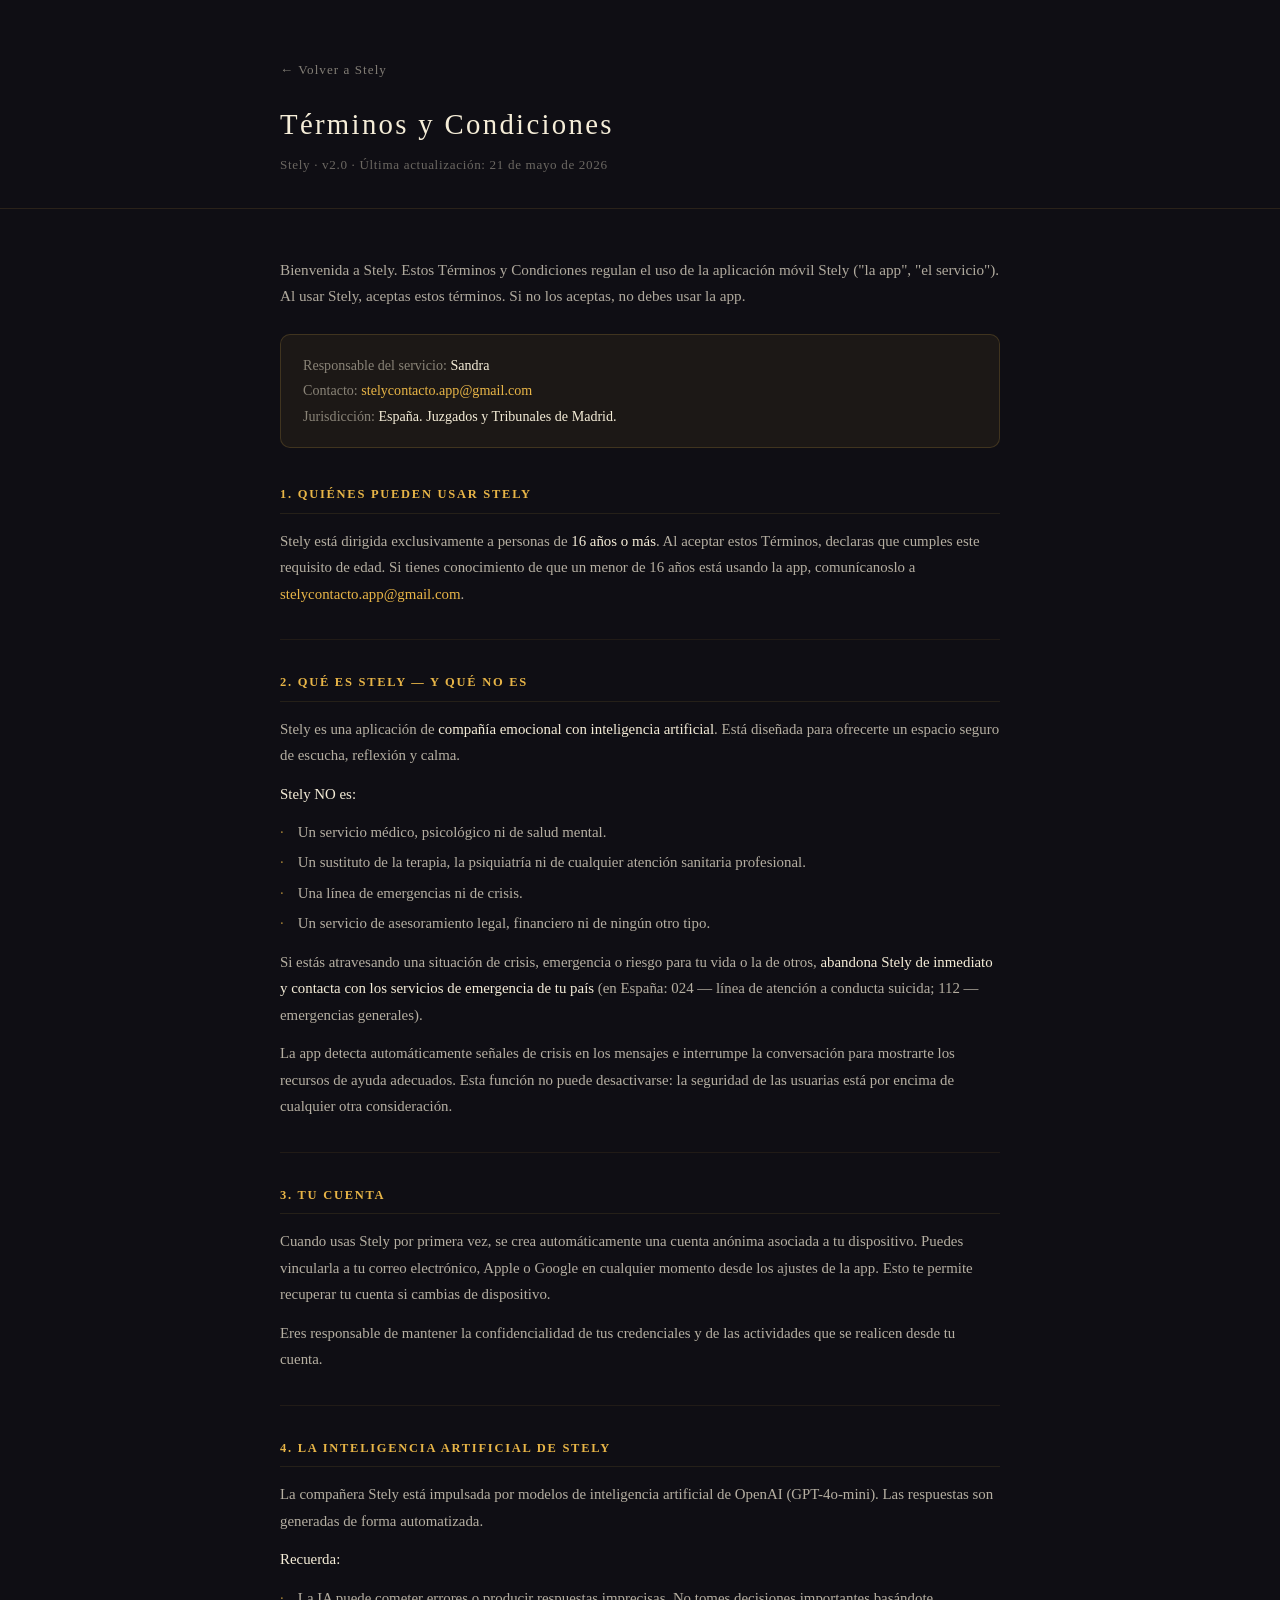
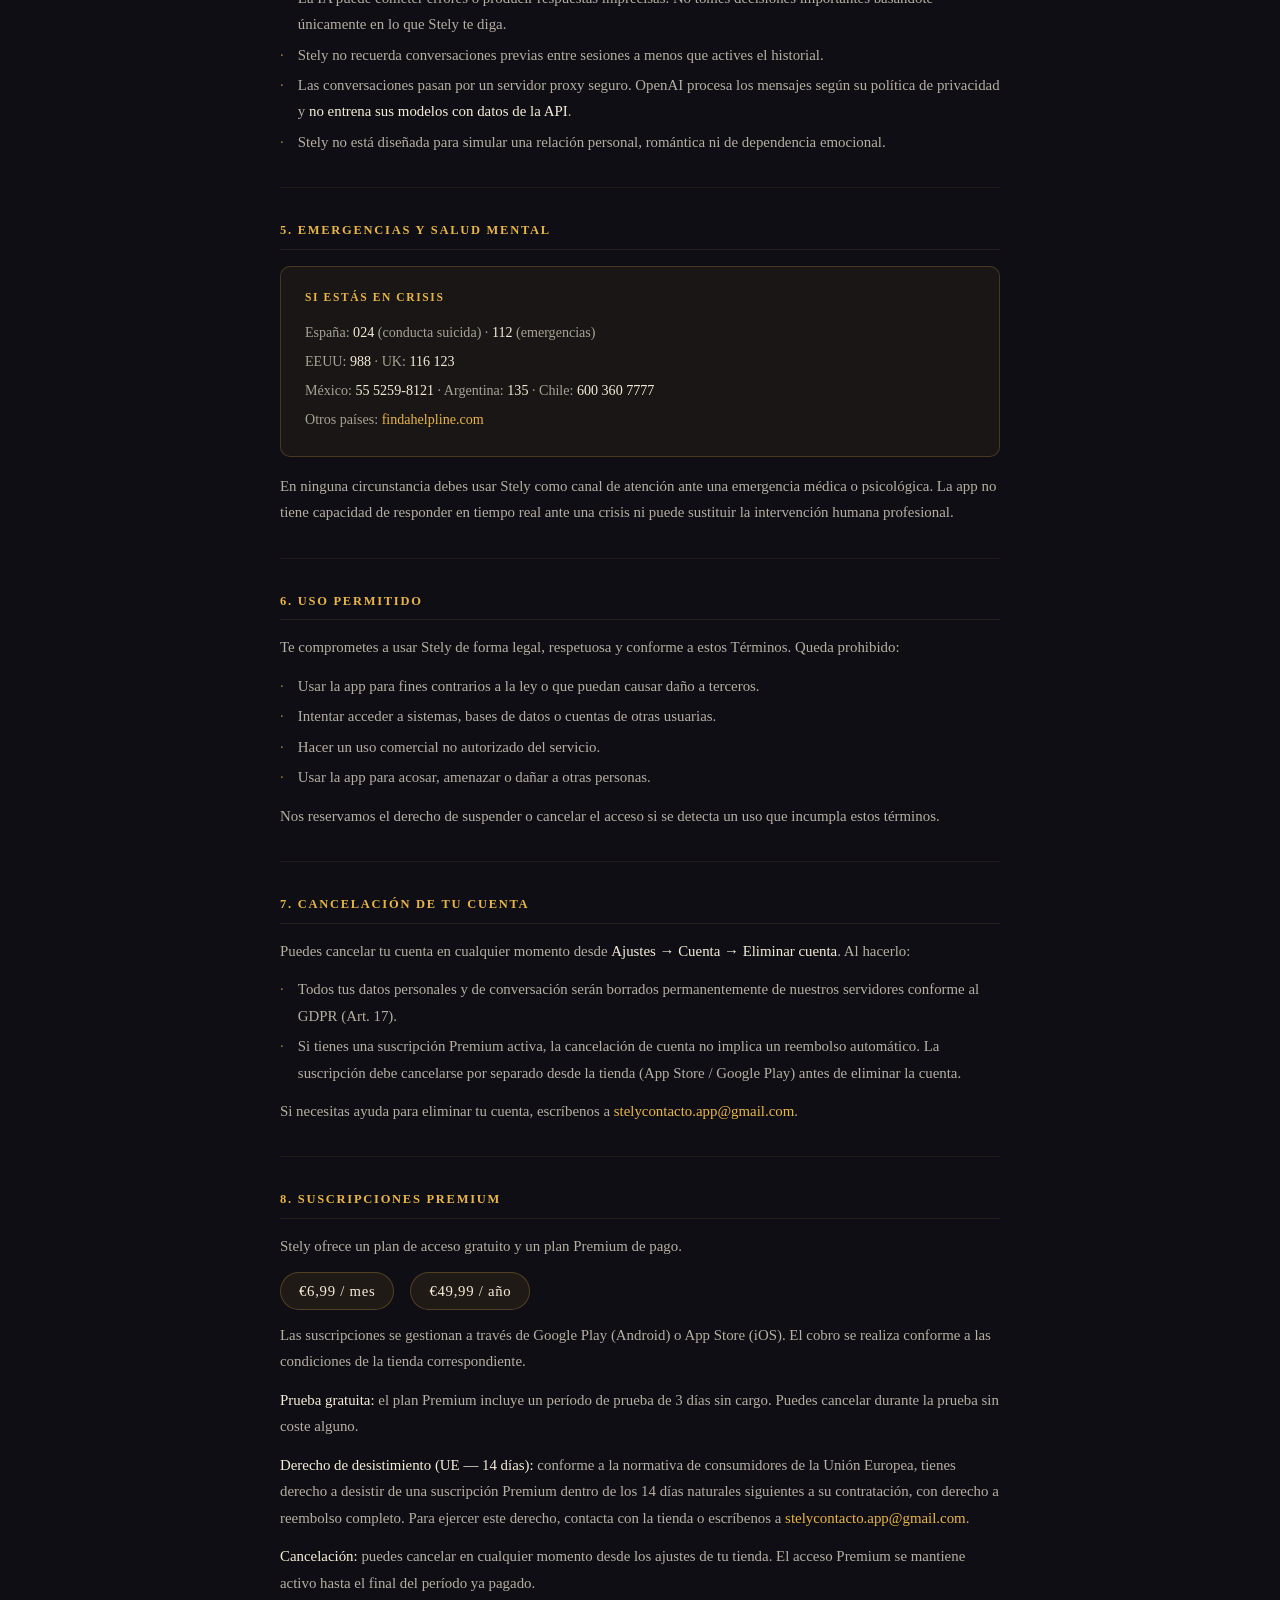
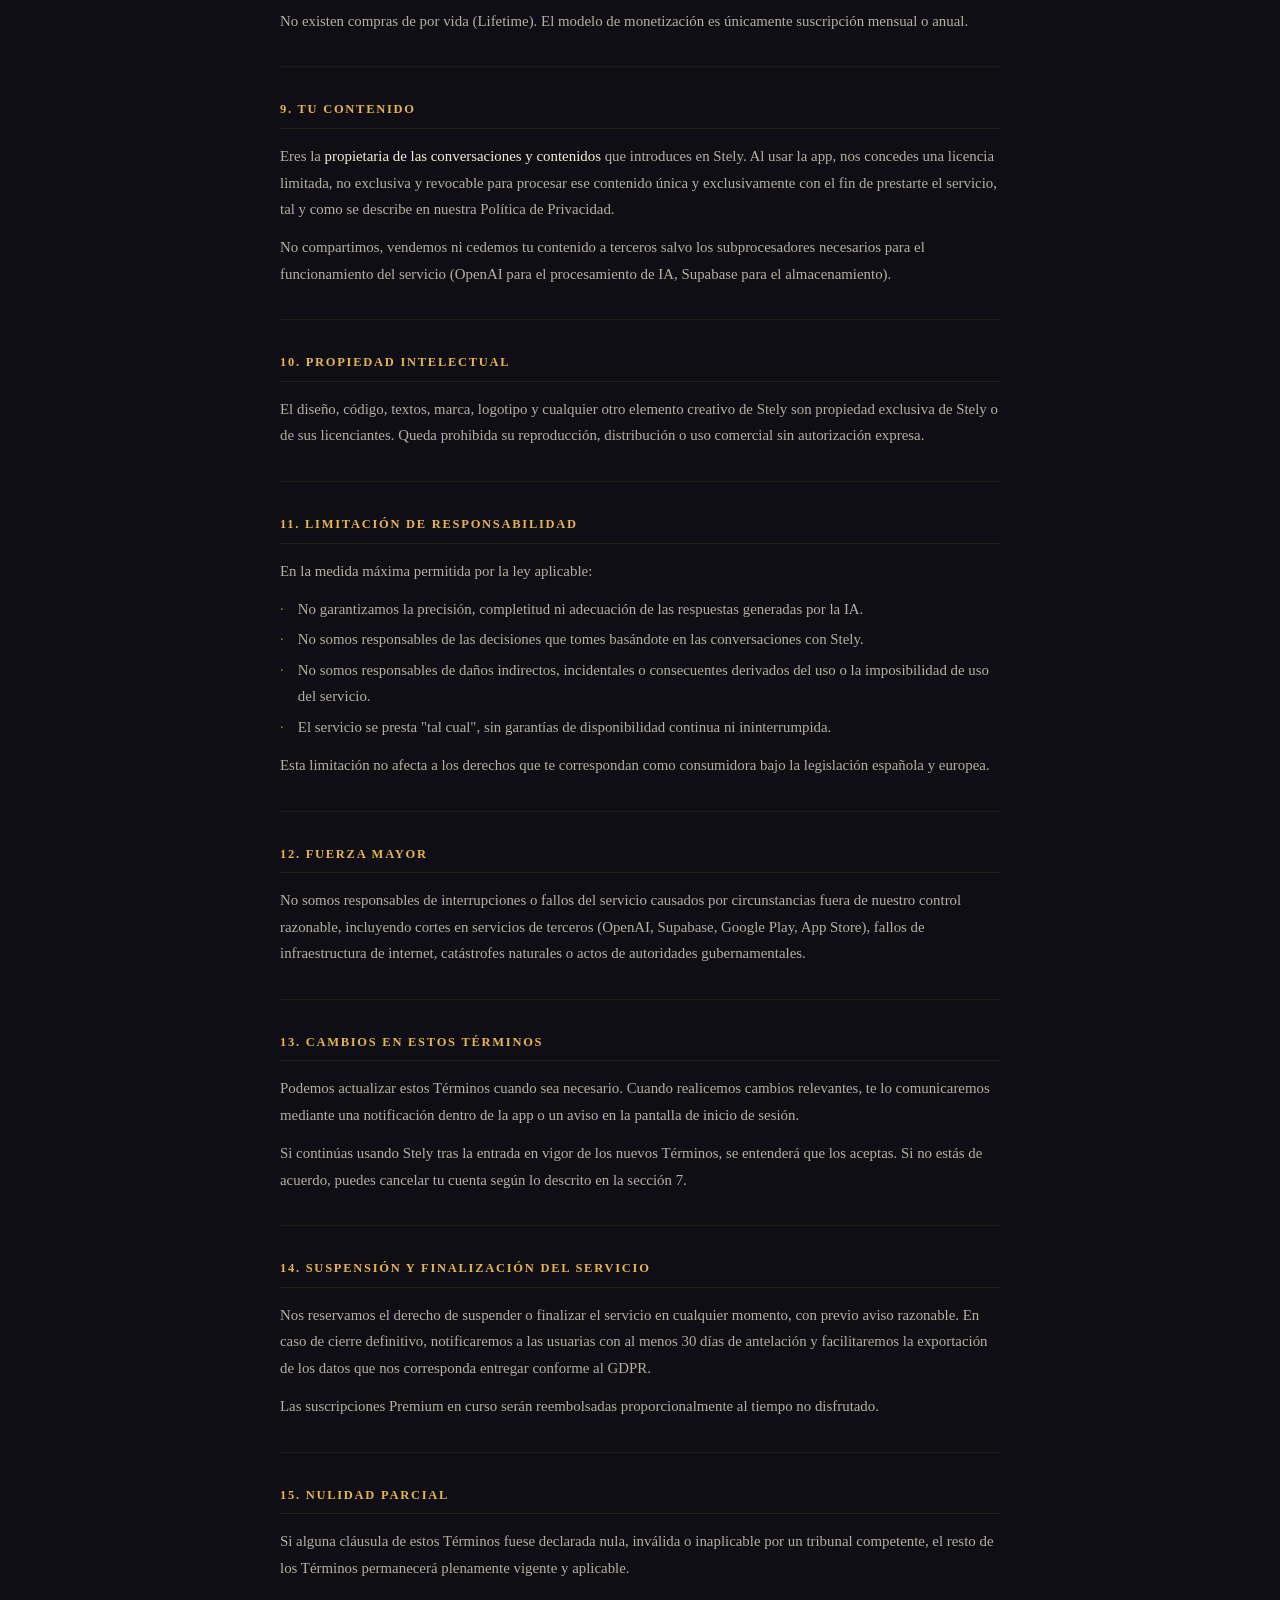
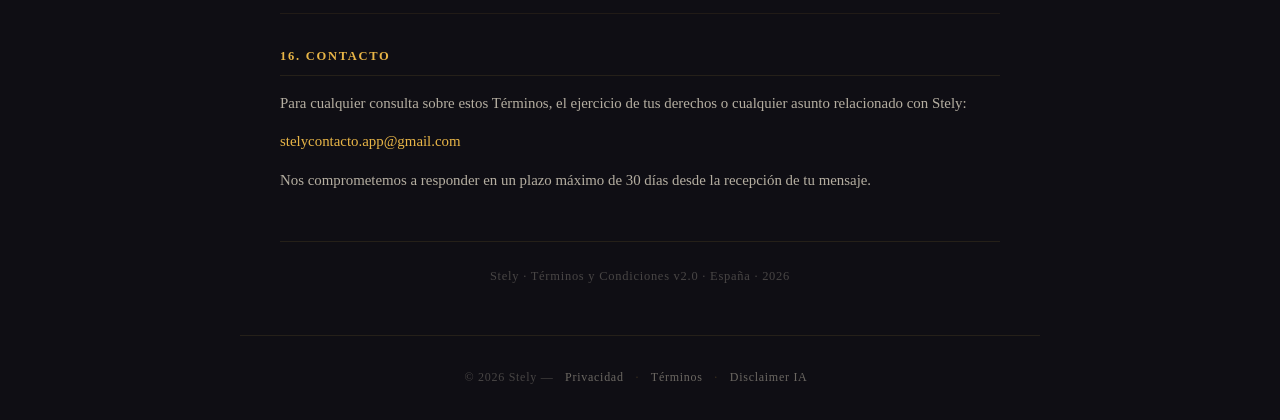
<file: terms.html>
<!DOCTYPE html>
<html lang="es">
<head>
  <meta charset="UTF-8" />
  <meta name="viewport" content="width=device-width, initial-scale=1.0" />
  <meta name="theme-color" content="#0F0E14" />
  <title>Términos y Condiciones — Stely</title>
  <link rel="stylesheet" href="style.css" />
  <style>
    /* ── Estilos específicos del documento legal ──────────────── */
    .legal-page {
      padding: 0;
    }
    .legal-header-doc {
      padding: 40px var(--padding, 24px) 24px;
      border-bottom: 1px solid rgba(232, 181, 71, 0.12);
    }
    .legal-back {
      display: inline-block;
      font-size: 0.82rem;
      color: rgba(245, 237, 216, 0.50);
      text-decoration: none;
      letter-spacing: 0.08em;
      margin-bottom: 20px;
      transition: color 0.2s ease;
    }
    .legal-back:hover { color: var(--dorado, #E8B547); }
    .legal-doc-title {
      font-size: clamp(1.3rem, 4vw, 1.8rem);
      font-weight: 300;
      letter-spacing: 0.08em;
      color: var(--cream, #F5EDD8);
      margin-bottom: 6px;
    }
    .legal-meta {
      font-size: 0.82rem;
      color: rgba(245, 237, 216, 0.40);
      letter-spacing: 0.05em;
    }

    /* ── Body del documento ─────────────────────────────────────── */
    .legal-body {
      padding: 48px var(--padding, 24px);
      max-width: 800px;
      margin: 0 auto;
    }
    .legal-intro {
      font-size: 0.95rem;
      color: rgba(245, 237, 216, 0.70);
      line-height: 1.75;
      margin-bottom: 24px;
    }
    .meta-box {
      background: rgba(232, 181, 71, 0.06);
      border: 1px solid rgba(232, 181, 71, 0.18);
      border-radius: 10px;
      padding: 18px 22px;
      margin-bottom: 36px;
      font-size: 0.88rem;
      line-height: 1.80;
    }
    .meta-box .meta-key {
      color: rgba(245, 237, 216, 0.50);
    }
    .meta-box .meta-val {
      color: var(--cream, #F5EDD8);
    }
    .meta-box a {
      color: var(--dorado, #E8B547);
      text-decoration: none;
    }
    .meta-box a:hover {
      text-decoration: underline;
    }

    /* Secciones */
    .legal-section {
      margin-bottom: 32px;
    }
    .legal-section-title {
      font-size: 0.78rem;
      color: var(--dorado, #E8B547);
      font-weight: 600;
      letter-spacing: 0.14em;
      text-transform: uppercase;
      margin-bottom: 14px;
      padding-bottom: 8px;
      border-bottom: 1px solid rgba(232, 181, 71, 0.10);
    }
    .legal-section p {
      font-size: 0.93rem;
      color: rgba(245, 237, 216, 0.72);
      line-height: 1.78;
      margin-bottom: 12px;
    }
    .legal-section p:last-child {
      margin-bottom: 0;
    }
    .legal-section strong {
      color: var(--cream, #F5EDD8);
      font-weight: 500;
    }
    .legal-section ul {
      list-style: none;
      padding: 0;
      margin: 8px 0 12px 0;
    }
    .legal-section ul li {
      font-size: 0.93rem;
      color: rgba(245, 237, 216, 0.72);
      line-height: 1.78;
      padding-left: 1.2em;
      position: relative;
      margin-bottom: 4px;
    }
    .legal-section ul li::before {
      content: '·';
      position: absolute;
      left: 0;
      color: var(--dorado, #E8B547);
      opacity: 0.70;
    }

    /* Crisis box */
    .crisis-box {
      background: rgba(232, 181, 71, 0.05);
      border: 1px solid rgba(232, 181, 71, 0.22);
      border-radius: 10px;
      padding: 20px 24px;
      margin: 16px 0;
    }
    .crisis-box p {
      font-size: 0.88rem !important;
      color: rgba(245, 237, 216, 0.65) !important;
      margin-bottom: 4px !important;
    }
    .crisis-box .crisis-label {
      font-size: 0.72rem !important;
      letter-spacing: 0.14em;
      text-transform: uppercase;
      color: var(--dorado, #E8B547) !important;
      font-weight: 600;
      margin-bottom: 12px !important;
    }
    .crisis-box strong {
      color: var(--cream, #F5EDD8) !important;
    }
    .crisis-box a {
      color: var(--dorado, #E8B547);
      text-decoration: none;
    }
    .crisis-box a:hover {
      text-decoration: underline;
    }

    /* Email link */
    .email-link {
      color: var(--dorado, #E8B547);
      text-decoration: none;
      font-size: 0.93rem;
    }
    .email-link:hover {
      text-decoration: underline;
    }

    /* Precios */
    .price-row {
      display: flex;
      gap: 16px;
      flex-wrap: wrap;
      margin: 12px 0;
    }
    .price-pill {
      background: rgba(232, 181, 71, 0.08);
      border: 1px solid rgba(232, 181, 71, 0.25);
      border-radius: 20px;
      padding: 6px 18px;
      font-size: 0.92rem;
      color: var(--cream, #F5EDD8);
      letter-spacing: 0.05em;
    }

    /* Separador de sección */
    .section-sep {
      border: none;
      height: 1px;
      background: rgba(232, 181, 71, 0.08);
      margin: 32px 0;
    }

    /* Footer del doc */
    .doc-footer-note {
      font-size: 0.78rem;
      color: rgba(245, 237, 216, 0.25);
      letter-spacing: 0.06em;
      text-align: center;
      margin-top: 48px;
      padding-top: 24px;
      border-top: 1px solid rgba(232, 181, 71, 0.10);
    }

    @media (min-width: 768px) {
      .legal-header-doc {
        padding: 56px var(--padding, 40px) 32px;
      }
    }
  </style>
</head>
<body>

  <!-- ── Cabecera del documento ──────────────────────────────────── -->
  <div class="legal-header-doc">
    <div class="container">
      <a href="index.html" class="legal-back">&#8592; Volver a Stely</a>
      <h1 class="legal-doc-title">Términos y Condiciones</h1>
      <p class="legal-meta">Stely &middot; v2.0 &middot; Última actualización: 21 de mayo de 2026</p>
    </div>
  </div>

  <!-- ── Cuerpo legal ────────────────────────────────────────────── -->
  <main class="legal-body">

    <p class="legal-intro">
      Bienvenida a Stely. Estos Términos y Condiciones regulan el uso de la aplicación
      móvil Stely ("la app", "el servicio"). Al usar Stely, aceptas estos términos.
      Si no los aceptas, no debes usar la app.
    </p>

    <div class="meta-box">
      <p><span class="meta-key">Responsable del servicio: </span><span class="meta-val">Sandra</span></p>
      <p><span class="meta-key">Contacto: </span><a href="mailto:stelycontacto.app@gmail.com">stelycontacto.app@gmail.com</a></p>
      <p><span class="meta-key">Jurisdicción: </span><span class="meta-val">España. Juzgados y Tribunales de Madrid.</span></p>
    </div>

    <!-- 1 -->
    <div class="legal-section">
      <h2 class="legal-section-title">1. Quiénes pueden usar Stely</h2>
      <p>
        Stely está dirigida exclusivamente a personas de <strong>16 años o más</strong>.
        Al aceptar estos Términos, declaras que cumples este requisito de edad. Si tienes
        conocimiento de que un menor de 16 años está usando la app, comunícanoslo a
        <a href="mailto:stelycontacto.app@gmail.com" class="email-link">stelycontacto.app@gmail.com</a>.
      </p>
    </div>
    <hr class="section-sep" />

    <!-- 2 -->
    <div class="legal-section">
      <h2 class="legal-section-title">2. Qué es Stely — y qué NO es</h2>
      <p>
        Stely es una aplicación de <strong>compañía emocional con inteligencia artificial</strong>.
        Está diseñada para ofrecerte un espacio seguro de escucha, reflexión y calma.
      </p>
      <p><strong>Stely NO es:</strong></p>
      <ul>
        <li>Un servicio médico, psicológico ni de salud mental.</li>
        <li>Un sustituto de la terapia, la psiquiatría ni de cualquier atención sanitaria profesional.</li>
        <li>Una línea de emergencias ni de crisis.</li>
        <li>Un servicio de asesoramiento legal, financiero ni de ningún otro tipo.</li>
      </ul>
      <p>
        Si estás atravesando una situación de crisis, emergencia o riesgo para tu vida o
        la de otros, <strong>abandona Stely de inmediato y contacta con los servicios de
        emergencia de tu país</strong> (en España: 024 — línea de atención a conducta suicida;
        112 — emergencias generales).
      </p>
      <p>
        La app detecta automáticamente señales de crisis en los mensajes e interrumpe la
        conversación para mostrarte los recursos de ayuda adecuados. Esta función no puede
        desactivarse: la seguridad de las usuarias está por encima de cualquier otra
        consideración.
      </p>
    </div>
    <hr class="section-sep" />

    <!-- 3 -->
    <div class="legal-section">
      <h2 class="legal-section-title">3. Tu cuenta</h2>
      <p>
        Cuando usas Stely por primera vez, se crea automáticamente una cuenta anónima
        asociada a tu dispositivo. Puedes vincularla a tu correo electrónico, Apple o Google
        en cualquier momento desde los ajustes de la app. Esto te permite recuperar tu cuenta
        si cambias de dispositivo.
      </p>
      <p>
        Eres responsable de mantener la confidencialidad de tus credenciales y de las
        actividades que se realicen desde tu cuenta.
      </p>
    </div>
    <hr class="section-sep" />

    <!-- 4 -->
    <div class="legal-section">
      <h2 class="legal-section-title">4. La inteligencia artificial de Stely</h2>
      <p>
        La compañera Stely está impulsada por modelos de inteligencia artificial de OpenAI
        (GPT-4o-mini). Las respuestas son generadas de forma automatizada.
      </p>
      <p><strong>Recuerda:</strong></p>
      <ul>
        <li>La IA puede cometer errores o producir respuestas imprecisas. No tomes decisiones
            importantes basándote únicamente en lo que Stely te diga.</li>
        <li>Stely no recuerda conversaciones previas entre sesiones a menos que actives el historial.</li>
        <li>Las conversaciones pasan por un servidor proxy seguro. OpenAI procesa los
            mensajes según su política de privacidad y <strong>no entrena sus modelos con
            datos de la API</strong>.</li>
        <li>Stely no está diseñada para simular una relación personal, romántica ni de
            dependencia emocional.</li>
      </ul>
    </div>
    <hr class="section-sep" />

    <!-- 5 -->
    <div class="legal-section">
      <h2 class="legal-section-title">5. Emergencias y salud mental</h2>

      <div class="crisis-box">
        <p class="crisis-label">Si estás en crisis</p>
        <p>España: <strong>024</strong> (conducta suicida) &middot; <strong>112</strong> (emergencias)</p>
        <p>EEUU: <strong>988</strong> &middot; UK: <strong>116 123</strong></p>
        <p>México: <strong>55 5259-8121</strong> &middot; Argentina: <strong>135</strong> &middot; Chile: <strong>600 360 7777</strong></p>
        <p>Otros países: <a href="https://findahelpline.com" target="_blank" rel="noopener">findahelpline.com</a></p>
      </div>

      <p>
        En ninguna circunstancia debes usar Stely como canal de atención ante una emergencia
        médica o psicológica. La app no tiene capacidad de responder en tiempo real ante una
        crisis ni puede sustituir la intervención humana profesional.
      </p>
    </div>
    <hr class="section-sep" />

    <!-- 6 -->
    <div class="legal-section">
      <h2 class="legal-section-title">6. Uso permitido</h2>
      <p>Te comprometes a usar Stely de forma legal, respetuosa y conforme a estos Términos. Queda prohibido:</p>
      <ul>
        <li>Usar la app para fines contrarios a la ley o que puedan causar daño a terceros.</li>
        <li>Intentar acceder a sistemas, bases de datos o cuentas de otras usuarias.</li>
        <li>Hacer un uso comercial no autorizado del servicio.</li>
        <li>Usar la app para acosar, amenazar o dañar a otras personas.</li>
      </ul>
      <p>
        Nos reservamos el derecho de suspender o cancelar el acceso si se detecta un uso
        que incumpla estos términos.
      </p>
    </div>
    <hr class="section-sep" />

    <!-- 7 -->
    <div class="legal-section">
      <h2 class="legal-section-title">7. Cancelación de tu cuenta</h2>
      <p>
        Puedes cancelar tu cuenta en cualquier momento desde <strong>Ajustes → Cuenta → Eliminar
        cuenta</strong>. Al hacerlo:
      </p>
      <ul>
        <li>Todos tus datos personales y de conversación serán borrados permanentemente de
            nuestros servidores conforme al GDPR (Art. 17).</li>
        <li>Si tienes una suscripción Premium activa, la cancelación de cuenta no implica un
            reembolso automático. La suscripción debe cancelarse por separado desde la tienda
            (App Store / Google Play) antes de eliminar la cuenta.</li>
      </ul>
      <p>
        Si necesitas ayuda para eliminar tu cuenta, escríbenos a
        <a href="mailto:stelycontacto.app@gmail.com" class="email-link">stelycontacto.app@gmail.com</a>.
      </p>
    </div>
    <hr class="section-sep" />

    <!-- 8 -->
    <div class="legal-section">
      <h2 class="legal-section-title">8. Suscripciones Premium</h2>
      <p>Stely ofrece un plan de acceso gratuito y un plan Premium de pago.</p>

      <div class="price-row">
        <span class="price-pill">€6,99 / mes</span>
        <span class="price-pill">€49,99 / año</span>
      </div>

      <p>
        Las suscripciones se gestionan a través de Google Play (Android) o App Store (iOS).
        El cobro se realiza conforme a las condiciones de la tienda correspondiente.
      </p>
      <p>
        <strong>Prueba gratuita:</strong> el plan Premium incluye un período de prueba de 3 días
        sin cargo. Puedes cancelar durante la prueba sin coste alguno.
      </p>
      <p>
        <strong>Derecho de desistimiento (UE — 14 días):</strong> conforme a la normativa de
        consumidores de la Unión Europea, tienes derecho a desistir de una suscripción Premium
        dentro de los 14 días naturales siguientes a su contratación, con derecho a reembolso
        completo. Para ejercer este derecho, contacta con la tienda o escríbenos a
        <a href="mailto:stelycontacto.app@gmail.com" class="email-link">stelycontacto.app@gmail.com</a>.
      </p>
      <p>
        <strong>Cancelación:</strong> puedes cancelar en cualquier momento desde los ajustes de
        tu tienda. El acceso Premium se mantiene activo hasta el final del período ya pagado.
      </p>
      <p>
        No existen compras de por vida (Lifetime). El modelo de monetización es únicamente
        suscripción mensual o anual.
      </p>
    </div>
    <hr class="section-sep" />

    <!-- 9 -->
    <div class="legal-section">
      <h2 class="legal-section-title">9. Tu contenido</h2>
      <p>
        Eres la <strong>propietaria de las conversaciones y contenidos</strong> que introduces
        en Stely. Al usar la app, nos concedes una licencia limitada, no exclusiva y revocable
        para procesar ese contenido única y exclusivamente con el fin de prestarte el servicio,
        tal y como se describe en nuestra Política de Privacidad.
      </p>
      <p>
        No compartimos, vendemos ni cedemos tu contenido a terceros salvo los subprocesadores
        necesarios para el funcionamiento del servicio (OpenAI para el procesamiento de IA,
        Supabase para el almacenamiento).
      </p>
    </div>
    <hr class="section-sep" />

    <!-- 10 -->
    <div class="legal-section">
      <h2 class="legal-section-title">10. Propiedad intelectual</h2>
      <p>
        El diseño, código, textos, marca, logotipo y cualquier otro elemento creativo de Stely
        son propiedad exclusiva de Stely o de sus licenciantes. Queda prohibida su reproducción,
        distribución o uso comercial sin autorización expresa.
      </p>
    </div>
    <hr class="section-sep" />

    <!-- 11 -->
    <div class="legal-section">
      <h2 class="legal-section-title">11. Limitación de responsabilidad</h2>
      <p>En la medida máxima permitida por la ley aplicable:</p>
      <ul>
        <li>No garantizamos la precisión, completitud ni adecuación de las respuestas generadas por la IA.</li>
        <li>No somos responsables de las decisiones que tomes basándote en las conversaciones con Stely.</li>
        <li>No somos responsables de daños indirectos, incidentales o consecuentes derivados del uso o
            la imposibilidad de uso del servicio.</li>
        <li>El servicio se presta "tal cual", sin garantías de disponibilidad continua ni ininterrumpida.</li>
      </ul>
      <p>
        Esta limitación no afecta a los derechos que te correspondan como consumidora bajo la
        legislación española y europea.
      </p>
    </div>
    <hr class="section-sep" />

    <!-- 12 -->
    <div class="legal-section">
      <h2 class="legal-section-title">12. Fuerza mayor</h2>
      <p>
        No somos responsables de interrupciones o fallos del servicio causados por circunstancias
        fuera de nuestro control razonable, incluyendo cortes en servicios de terceros (OpenAI,
        Supabase, Google Play, App Store), fallos de infraestructura de internet, catástrofes
        naturales o actos de autoridades gubernamentales.
      </p>
    </div>
    <hr class="section-sep" />

    <!-- 13 -->
    <div class="legal-section">
      <h2 class="legal-section-title">13. Cambios en estos Términos</h2>
      <p>
        Podemos actualizar estos Términos cuando sea necesario. Cuando realicemos cambios
        relevantes, te lo comunicaremos mediante una notificación dentro de la app o un aviso
        en la pantalla de inicio de sesión.
      </p>
      <p>
        Si continúas usando Stely tras la entrada en vigor de los nuevos Términos, se entenderá
        que los aceptas. Si no estás de acuerdo, puedes cancelar tu cuenta según lo descrito
        en la sección 7.
      </p>
    </div>
    <hr class="section-sep" />

    <!-- 14 -->
    <div class="legal-section">
      <h2 class="legal-section-title">14. Suspensión y finalización del servicio</h2>
      <p>
        Nos reservamos el derecho de suspender o finalizar el servicio en cualquier momento,
        con previo aviso razonable. En caso de cierre definitivo, notificaremos a las usuarias
        con al menos 30 días de antelación y facilitaremos la exportación de los datos que nos
        corresponda entregar conforme al GDPR.
      </p>
      <p>
        Las suscripciones Premium en curso serán reembolsadas proporcionalmente al tiempo
        no disfrutado.
      </p>
    </div>
    <hr class="section-sep" />

    <!-- 15 -->
    <div class="legal-section">
      <h2 class="legal-section-title">15. Nulidad parcial</h2>
      <p>
        Si alguna cláusula de estos Términos fuese declarada nula, inválida o inaplicable por
        un tribunal competente, el resto de los Términos permanecerá plenamente vigente y
        aplicable.
      </p>
    </div>
    <hr class="section-sep" />

    <!-- 16 -->
    <div class="legal-section">
      <h2 class="legal-section-title">16. Contacto</h2>
      <p>
        Para cualquier consulta sobre estos Términos, el ejercicio de tus derechos o cualquier
        asunto relacionado con Stely:
      </p>
      <p>
        <a href="mailto:stelycontacto.app@gmail.com" class="email-link">stelycontacto.app@gmail.com</a>
      </p>
      <p>
        Nos comprometemos a responder en un plazo máximo de 30 días desde la recepción de
        tu mensaje.
      </p>
    </div>

    <p class="doc-footer-note">
      Stely &middot; Términos y Condiciones v2.0 &middot; España &middot; 2026
    </p>

  </main>

  <!-- ── Footer global ───────────────────────────────────────────── -->
  <footer style="border-top: 1px solid rgba(232,181,71,0.10); padding: 32px 24px; text-align: center; max-width: 800px; margin: 0 auto;">
    <p class="footer-copy">
      &copy; 2026 Stely &mdash;
      <a href="privacy.html" style="color:rgba(245,237,216,0.40); text-decoration:none; margin: 0 8px;">Privacidad</a>
      <span style="color:rgba(232,181,71,0.20);">&middot;</span>
      <a href="terms.html" style="color:rgba(245,237,216,0.40); text-decoration:none; margin: 0 8px;">Términos</a>
      <span style="color:rgba(232,181,71,0.20);">&middot;</span>
      <a href="disclaimer-ia.html" style="color:rgba(245,237,216,0.40); text-decoration:none; margin: 0 8px;">Disclaimer IA</a>
    </p>
  </footer>

</body>
</html>
</file>
<file: style.css>
/* ============================================================
   STELY — Landing Page Styles
   Paleta: negro nocturno #0F0E14 · dorado #E8B547 · cream #F5EDD8
   Tono: cinematográfico, íntimo, premium discreto
   Mobile-first · sin frameworks · sin JavaScript
   ============================================================ */

/* ── Reset & Base ─────────────────────────────────────────── */

*, *::before, *::after {
  box-sizing: border-box;
  margin: 0;
  padding: 0;
}

:root {
  --negro:   #0F0E14;
  --dorado:  #E8B547;
  --cream:   #F5EDD8;
  --gris:    #2A2830;
  --cream-tenue: rgba(245, 237, 216, 0.55);
  --dorado-tenue: rgba(232, 181, 71, 0.18);
  --max-w:   800px;
  --padding: 24px;
}

html {
  font-size: 16px;
  scroll-behavior: smooth;
}

body {
  background-color: var(--negro);
  color: var(--cream);
  font-family: 'Georgia', 'Times New Roman', serif;
  font-weight: 300;
  line-height: 1.65;
  -webkit-font-smoothing: antialiased;
  min-height: 100vh;
}

/* ── Layout helper ────────────────────────────────────────── */

.container {
  max-width: var(--max-w);
  margin: 0 auto;
  padding: 0 var(--padding);
}

/* ── Header ───────────────────────────────────────────────── */

header {
  padding: 48px var(--padding) 32px;
  text-align: center;
  border-bottom: 1px solid rgba(232, 181, 71, 0.12);
}

.brand {
  display: block;
  font-family: 'Georgia', serif;
  font-size: clamp(2rem, 6vw, 3.2rem);
  font-weight: 300;
  letter-spacing: 0.45em;
  color: var(--cream);
  text-transform: uppercase;
  text-decoration: none;
  margin-bottom: 4px;
}

.brand-dot {
  display: inline-block;
  width: 7px;
  height: 7px;
  border-radius: 50%;
  background: var(--dorado);
  vertical-align: middle;
  margin-left: 8px;
  margin-bottom: 4px;
  box-shadow: 0 0 10px rgba(232, 181, 71, 0.6);
}

.tagline-header {
  font-size: 0.85rem;
  letter-spacing: 0.18em;
  color: var(--cream-tenue);
  text-transform: uppercase;
}

/* ── Hero ─────────────────────────────────────────────────── */

.hero {
  padding: 72px var(--padding) 64px;
  text-align: center;
  max-width: var(--max-w);
  margin: 0 auto;
}

.orb {
  width: 90px;
  height: 90px;
  border-radius: 50%;
  background: radial-gradient(circle at 40% 35%,
    rgba(232, 181, 71, 0.55),
    rgba(232, 181, 71, 0.22) 45%,
    rgba(15, 14, 20, 0.0) 70%
  );
  border: 1.5px solid rgba(232, 181, 71, 0.38);
  box-shadow:
    0 0 32px rgba(232, 181, 71, 0.22),
    0 0 80px rgba(232, 181, 71, 0.09);
  margin: 0 auto 40px;
}

.hero h1 {
  font-size: clamp(1.6rem, 5vw, 2.4rem);
  font-weight: 300;
  letter-spacing: 0.08em;
  color: var(--cream);
  margin-bottom: 20px;
  line-height: 1.35;
}

.hero h1 em {
  font-style: italic;
  color: var(--dorado);
}

.hero p {
  font-size: 1.05rem;
  color: var(--cream-tenue);
  max-width: 560px;
  margin: 0 auto;
  line-height: 1.75;
}

/* ── Divider ──────────────────────────────────────────────── */

.divider {
  display: flex;
  align-items: center;
  gap: 16px;
  max-width: var(--max-w);
  margin: 0 auto;
  padding: 0 var(--padding);
}

.divider::before,
.divider::after {
  content: '';
  flex: 1;
  height: 1px;
  background: rgba(232, 181, 71, 0.14);
}

.divider span {
  font-size: 0.7rem;
  letter-spacing: 0.3em;
  color: rgba(232, 181, 71, 0.45);
  text-transform: uppercase;
  white-space: nowrap;
}

/* ── Features ─────────────────────────────────────────────── */

.features {
  padding: 64px var(--padding);
  max-width: var(--max-w);
  margin: 0 auto;
}

.features-grid {
  display: grid;
  grid-template-columns: 1fr;
  gap: 28px;
  margin-top: 48px;
}

.feature-card {
  background: rgba(255, 255, 255, 0.028);
  border: 1px solid rgba(232, 181, 71, 0.10);
  border-radius: 12px;
  padding: 28px 24px;
  transition: border-color 0.3s ease;
}

.feature-card:hover {
  border-color: rgba(232, 181, 71, 0.25);
}

.feature-icon {
  font-size: 1.6rem;
  margin-bottom: 14px;
  display: block;
}

.feature-card h3 {
  font-size: 1rem;
  font-weight: 400;
  letter-spacing: 0.12em;
  color: var(--dorado);
  text-transform: uppercase;
  margin-bottom: 10px;
}

.feature-card p {
  font-size: 0.95rem;
  color: var(--cream-tenue);
  line-height: 1.70;
}

/* ── CTA ──────────────────────────────────────────────────── */

.cta-section {
  padding: 64px var(--padding);
  text-align: center;
  max-width: var(--max-w);
  margin: 0 auto;
}

.cta-section h2 {
  font-size: clamp(1.2rem, 4vw, 1.7rem);
  font-weight: 300;
  letter-spacing: 0.05em;
  color: var(--cream);
  margin-bottom: 14px;
}

.cta-section p {
  font-size: 0.95rem;
  color: var(--cream-tenue);
  margin-bottom: 40px;
}

.cta-buttons {
  display: flex;
  flex-direction: column;
  align-items: center;
  gap: 14px;
}

.btn-store {
  display: inline-flex;
  align-items: center;
  gap: 12px;
  padding: 14px 32px;
  border: 1px solid rgba(232, 181, 71, 0.35);
  border-radius: 8px;
  background: rgba(232, 181, 71, 0.06);
  color: var(--cream);
  text-decoration: none;
  font-size: 0.9rem;
  letter-spacing: 0.08em;
  transition: background 0.25s ease, border-color 0.25s ease;
  min-width: 220px;
  justify-content: center;
}

.btn-store:hover {
  background: rgba(232, 181, 71, 0.13);
  border-color: rgba(232, 181, 71, 0.55);
}

.btn-store .store-icon {
  font-size: 1.1rem;
}

.btn-store .store-label {
  text-align: left;
}

.btn-store .store-label small {
  display: block;
  font-size: 0.7rem;
  color: var(--cream-tenue);
  letter-spacing: 0.05em;
}

.btn-store .store-label strong {
  font-weight: 400;
  letter-spacing: 0.05em;
}

.coming-soon-note {
  margin-top: 20px;
  font-size: 0.78rem;
  color: rgba(245, 237, 216, 0.35);
  letter-spacing: 0.10em;
  text-transform: uppercase;
}

/* ── Footer ───────────────────────────────────────────────── */

footer {
  border-top: 1px solid rgba(232, 181, 71, 0.10);
  padding: 40px var(--padding) 48px;
  max-width: var(--max-w);
  margin: 0 auto;
  text-align: center;
}

.footer-logo {
  font-size: 0.85rem;
  letter-spacing: 0.35em;
  color: rgba(245, 237, 216, 0.35);
  text-transform: uppercase;
  margin-bottom: 20px;
}

.footer-links {
  display: flex;
  flex-wrap: wrap;
  justify-content: center;
  gap: 8px 20px;
  margin-bottom: 24px;
}

.footer-links a {
  font-size: 0.82rem;
  color: var(--cream-tenue);
  text-decoration: none;
  letter-spacing: 0.06em;
  transition: color 0.2s ease;
}

.footer-links a:hover {
  color: var(--dorado);
}

.footer-sep {
  color: rgba(232, 181, 71, 0.20);
}

.footer-copy {
  font-size: 0.75rem;
  color: rgba(245, 237, 216, 0.25);
  letter-spacing: 0.06em;
}

/* ── Responsive — tablet/desktop ──────────────────────────── */

@media (min-width: 560px) {
  .features-grid {
    grid-template-columns: 1fr 1fr;
  }

  .cta-buttons {
    flex-direction: row;
    justify-content: center;
  }
}

@media (min-width: 768px) {
  :root {
    --padding: 40px;
  }

  header {
    padding: 56px var(--padding) 40px;
  }

  .hero {
    padding: 88px var(--padding) 72px;
  }
}
</file>
